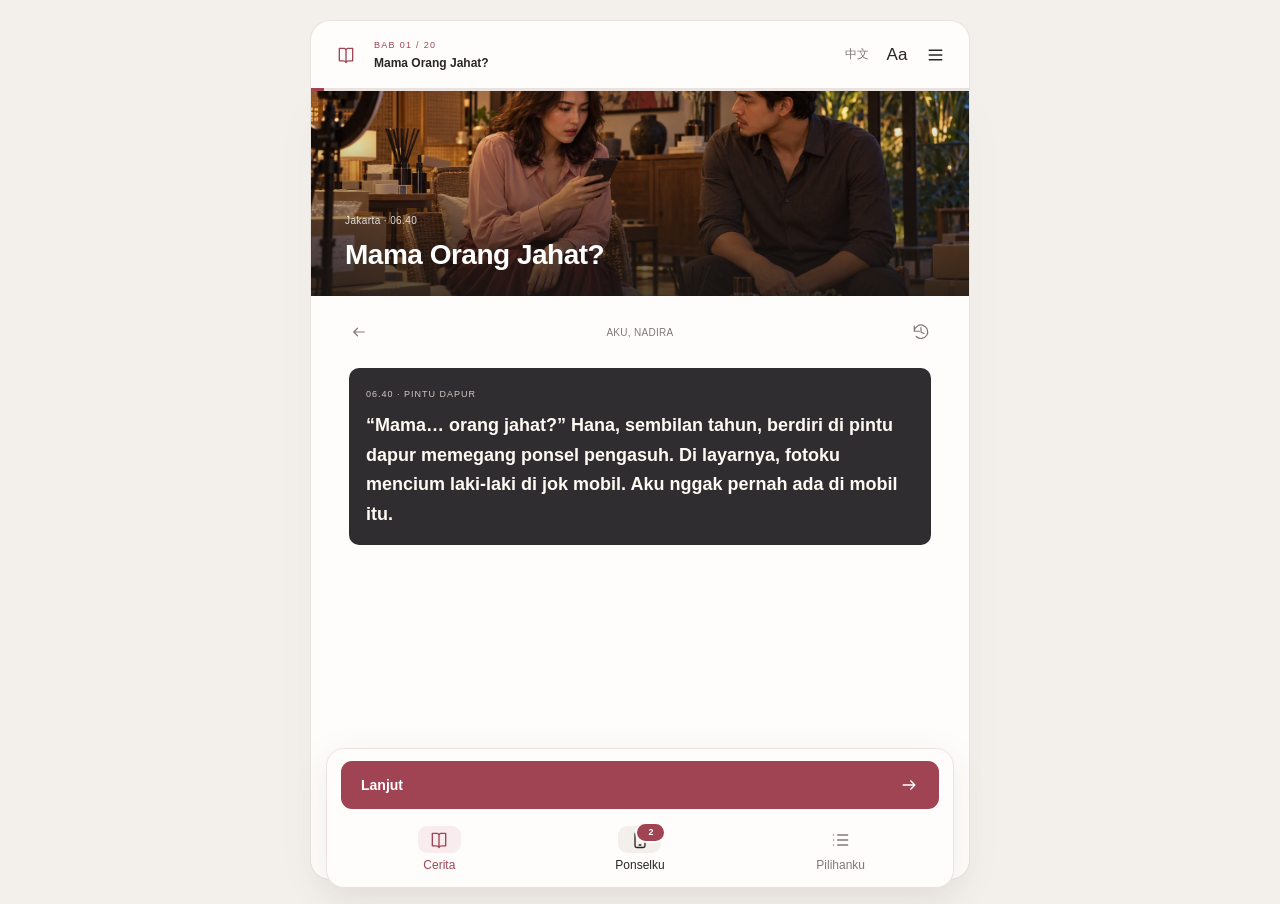
<file: index.html>
<!doctype html>
<html lang="id">
<head><meta name="robots" content="noindex,nofollow">
 <meta charset="utf-8"><meta name="viewport" content="width=device-width, initial-scale=1, viewport-fit=cover">
 <meta name="theme-color" content="#fcfaf7"><meta name="description" content="Dua puluh episode fiksi interaktif: janda dua anak, brondong posesif, mantan mertua licik, dan satu tagihan yang dipotong. Kamu menjadi Nadira. Pilihanmu diingat.">
 <title>Habis Cerai, Dimanja Brondong · 离婚后，小狼狗把我宠上热搜</title>
 <link rel="stylesheet" href="style.css">
 <link rel="stylesheet" href="reader-layout.css">
 <link rel="preload" href="assets/studio.webp" as="image">
</head>
<body>
 <header class="topbar"><a class="brand" href="#" aria-label="Beranda"><span class="mark">n<span>.</span></span><span>RUANG CERITA<small>KAMU YANG MEMILIH</small></span></a><nav aria-label="Navigasi"><button data-action="chapters">Episode <span class="tiny">01—20</span></button><button data-action="journal" aria-label="Buka catatan dan pilihanmu">Catatan <span id="count">0</span></button><button class="iconbutton" data-action="settings" aria-label="Pengaturan baca">Aa</button></nav></header>
 <main id="app"></main>
 <footer><span>Fiksi interaktif · Bahasa Indonesia</span><button data-action="about">Tentang cerita</button><span id="saveStatus">Tersimpan di perangkat ini</span></footer>
 <dialog id="modal" aria-labelledby="modalTitle"><div class="modal-head"><span class="eyebrow" id="modalKind">RUANG CERITA</span><button class="close" data-action="close" aria-label="Tutup">×</button></div><div id="modalBody"></div></dialog>
 <div id="toast" role="status" aria-live="polite"></div>
 <script src="season-two.js"></script><script src="story-v20.js"></script><script src="story-new.js"></script><script src="engine.js"></script><script src="reader-flow.js"></script><script src="reading-layout.js"></script><script src="phone-story.js"></script><script src="analytics.js"></script><script src="reader-store.js"></script><script src="app-new.js"></script>
</body>
</html>
</file>
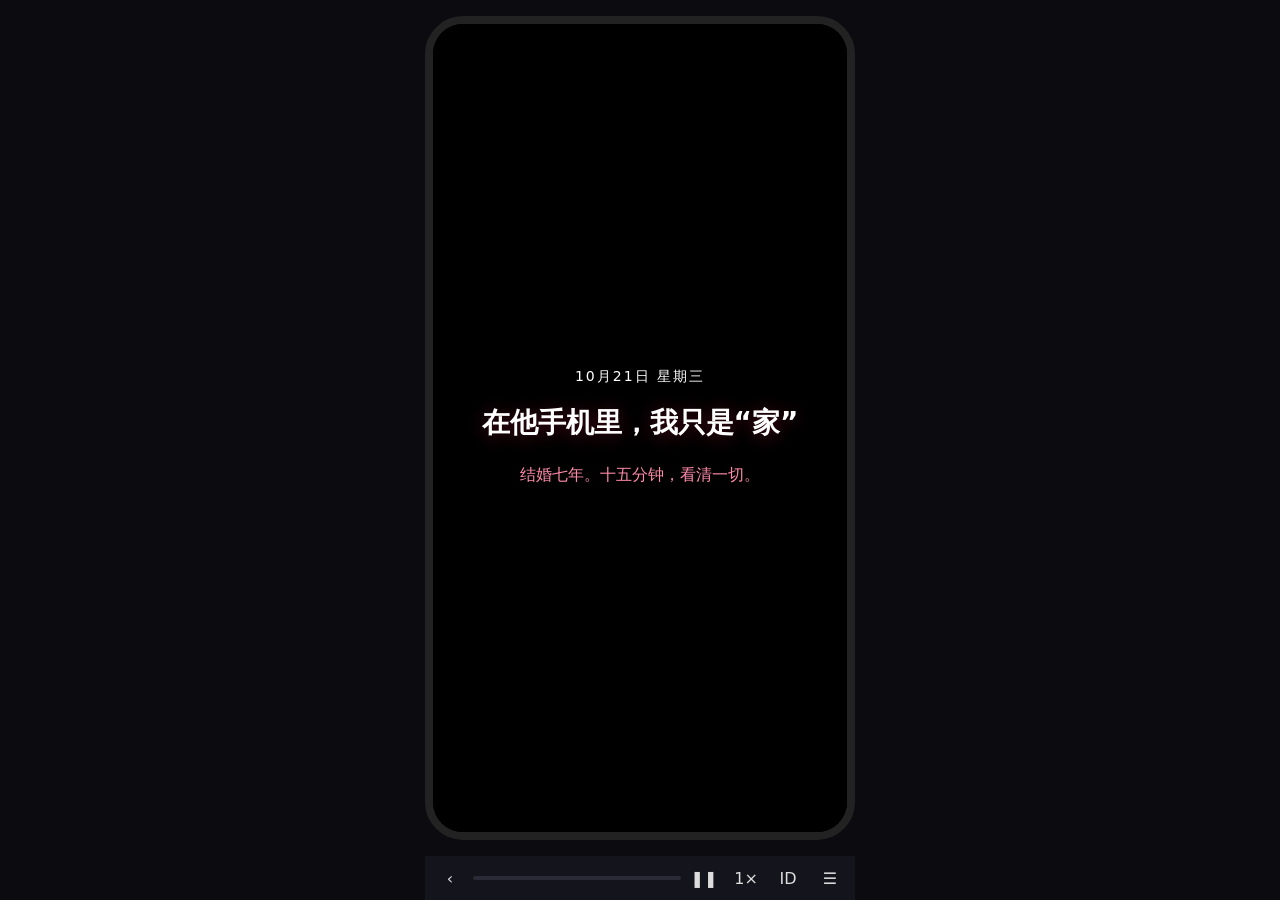
<file: affair/index.html>
<!doctype html>
<html lang="id"><head>
<meta name="robots" content="noindex,nofollow">
<meta charset="utf-8"><meta name="viewport" content="width=device-width,initial-scale=1,viewport-fit=cover,user-scalable=no">
<title>Di HP-nya, Namaku Cuma “Rumah”</title>
<link rel="icon" href="data:image/svg+xml,%3Csvg xmlns='http://www.w3.org/2000/svg' viewBox='0 0 16 16'%3E%3Crect width='16' height='16' rx='4' fill='%23e0457b'/%3E%3C/svg%3E">
<link rel="stylesheet" href="phone.css">
</head><body>
<div id="phone" class="phone"><div id="media" class="media" data-mode="off"><div class="mwrap"><img id="mA" alt=""><img id="mB" alt=""></div><i class="mshade"></i></div><div id="screen" class="screen"></div><div id="flash" class="flash"></div><div id="zoom" class="zoom" hidden></div></div>
<div class="rbar"><button id="btnBack" aria-label="back">‹</button><div class="pg"><i id="prog"></i><span id="rb-hint"></span></div><button id="btnPause" aria-label="pause">❚❚</button><button id="btnSpeed" aria-label="speed">1×</button><button id="btnLang">ID</button><button id="btnMenu" aria-label="menu">☰</button></div>
<div id="sheet" class="sheet" hidden></div>
<script src="phone-store.js"></script>
<script>document.write('<script src="'+(function(){const e=new URLSearchParams(location.search).get('ep');return e==='2'?'script2.js':e==='3'?'script3.js':'script.js'})()+'"><\/script>')</script>
<script src="phone.js"></script>
</body></html>
</file>
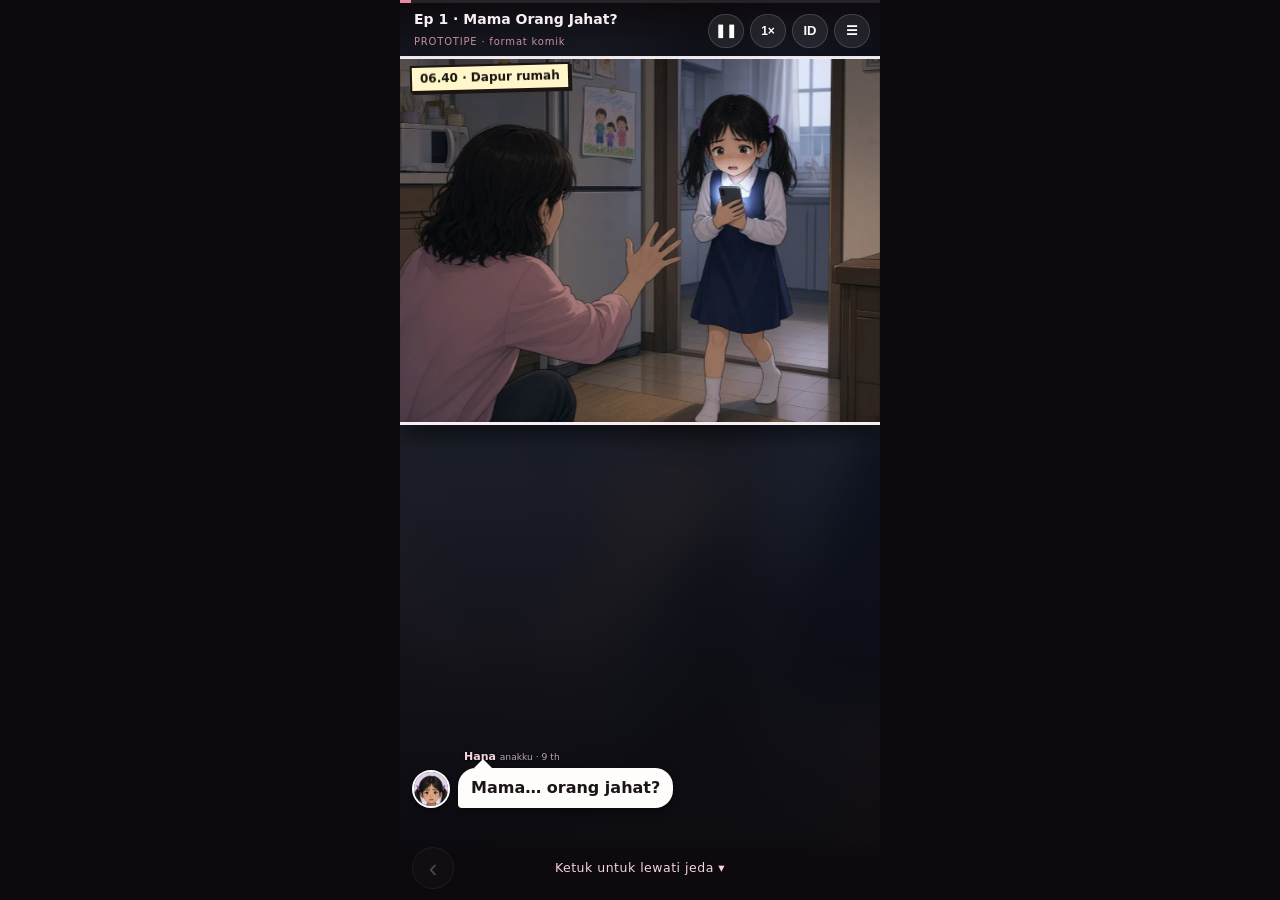
<file: comic/index.html>
<!doctype html>
<html lang="id">
<head><meta name="robots" content="noindex,nofollow">
<meta charset="utf-8">
<meta name="viewport" content="width=device-width,initial-scale=1,viewport-fit=cover">
<meta name="theme-color" content="#120d12">
<title>After the Applause · Komik (prototipe)</title>
<link rel="icon" href="data:image/svg+xml,%3Csvg xmlns=%22http://www.w3.org/2000/svg%22 viewBox=%220 0 16 16%22%3E%3Ccircle cx=%228%22 cy=%228%22 r=%228%22 fill=%22%23e88aa3%22/%3E%3C/svg%3E">
<link rel="stylesheet" href="comic.css">
</head>
<body>
<div id="app">
 <div class="bg" id="bg"><img id="bgimg" alt=""><div class="tint" id="tint"></div></div>
 <header class="top">
  <div class="prog"><i id="prog"></i></div>
  <div class="ttl"><b id="ttl"></b><small id="proto"></small></div>
  <button class="tbtn" id="btnAuto" aria-label="pause">❚❚</button><button class="tbtn" id="btnSpeed" aria-label="speed">1×</button>
  <button class="tbtn" id="btnLang" aria-label="language">ID</button>
  <button class="tbtn" id="btnMenu" aria-label="menu">☰</button>
 </header>
 <div class="stage" id="stage"><div class="sw"><img id="pimg" alt=""><img id="pimg2" alt=""></div></div>
 <span class="place" id="place" hidden></span>
 <div class="feedvp" id="feedvp"><main id="feed" class="feed" aria-live="polite"></main></div>
 <div class="wipe" id="wipe"></div><div class="dip" id="dip"><b id="dipw"></b></div>
 <footer class="bot">
  <button class="back" id="btnBack">‹</button>
  <div class="hint" id="hint"></div>
 </footer>
 <div class="flash" id="flash"></div>
 <div class="sheet" id="sheet" hidden></div>
</div>
<script src="comic-store.js"></script>
<script src="script.js"></script>
<script src="comic.js"></script>
</body>
</html>
</file>
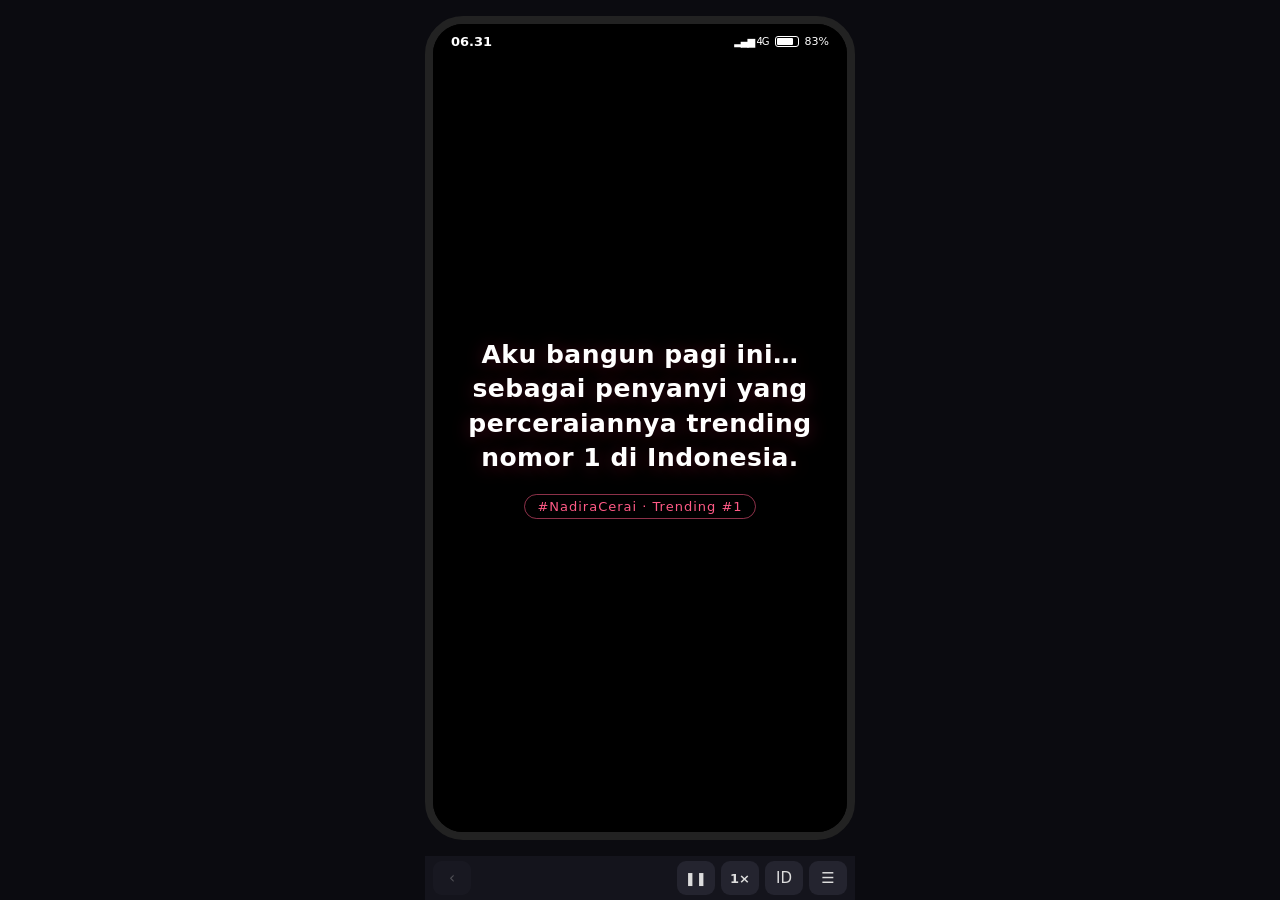
<file: phone/index.html>
<!doctype html>
<html lang="id"><head>
<meta name="robots" content="noindex,nofollow">
<meta charset="utf-8"><meta name="viewport" content="width=device-width,initial-scale=1,viewport-fit=cover,user-scalable=no">
<title>Habis Cerai · versi ponsel (prototipe)</title>
<link rel="icon" href="data:image/svg+xml,%3Csvg xmlns='http://www.w3.org/2000/svg' viewBox='0 0 16 16'%3E%3Crect width='16' height='16' rx='4' fill='%23e0457b'/%3E%3C/svg%3E">
<link rel="stylesheet" href="phone.css">
</head><body>
<div id="phone" class="phone"><div id="media" class="media" data-mode="off"><div class="mwrap"><img id="mA" alt=""><img id="mB" alt=""></div><i class="mshade"></i></div><div id="screen" class="screen"></div><div id="flash" class="flash"></div><div id="zoom" class="zoom" hidden></div></div>
<div class="rbar"><button id="btnBack" aria-label="back">‹</button><div class="pg"><i id="prog"></i><span id="rb-hint"></span></div><button id="btnPause" aria-label="pause">❚❚</button><button id="btnSpeed" aria-label="speed">1×</button><button id="btnLang">ID</button><button id="btnMenu" aria-label="menu">☰</button></div>
<div id="sheet" class="sheet" hidden></div>
<script src="phone-store.js"></script><script src="script.js"></script><script src="script-eps.js"></script><script src="phone.js"></script>
</body></html>
</file>
<file: style.css>
:root{--ink:#292529;--muted:#80797c;--paper:#f3efeb;--surface:#fffdfb;--wine:#a04453;--wine-dark:#843743;--tint:#f8ecee;--line:#eae2df;--font-size:18px;--reading-bg:var(--surface);--reading-ink:var(--ink);color-scheme:light;font-family:Inter,-apple-system,BlinkMacSystemFont,'Segoe UI','PingFang SC','Microsoft YaHei',Arial,sans-serif;font-synthesis:none}*{box-sizing:border-box}body{margin:0;background:var(--paper);color:var(--ink);-webkit-font-smoothing:antialiased}button,a{touch-action:manipulation;-webkit-tap-highlight-color:transparent}button{font:inherit;color:inherit;cursor:pointer}button:disabled{opacity:.45;cursor:default}button:focus-visible,a:focus-visible,summary:focus-visible{outline:3px solid #bf6978;outline-offset:4px}a{color:inherit;text-decoration:none}button{border:0;background:none}svg{width:20px;height:20px;flex-shrink:0}button svg{pointer-events:none}h1,h2,p{overflow-wrap:break-word}h1,h2{letter-spacing:-.035em}em{font-style:normal;color:var(--wine)}.topbar{max-width:1120px;margin:auto;height:92px;padding:0 36px;display:flex;align-items:center;justify-content:space-between;gap:20px}.brand{display:flex;align-items:center;gap:10px;font-size:19px;font-weight:650;letter-spacing:-.7px}.brand-symbol{width:36px;height:40px;display:grid;place-items:center;color:var(--wine)}.brand-symbol svg{width:28px;height:28px}.brand small{display:block;font-size:8px;letter-spacing:1.8px;font-weight:500;color:var(--muted);margin-top:4px}.zh .brand{letter-spacing:1px}.zh .brand small{letter-spacing:1px;font-size:9px}nav{display:flex;align-items:center;gap:18px}.language-switch{display:flex;background:#e9e3df;padding:3px;border-radius:10px;gap:2px}.language-switch button{font-size:12px;font-weight:600;padding:8px 11px;border-radius:7px;min-height:33px}.language-switch .selected{background:var(--surface);box-shadow:0 1px 4px #34232612}.menu-button{width:40px;height:40px;display:grid;place-items:center}.menu-button svg{width:22px;height:22px}#app{max-width:1048px;margin:10px auto 24px}.reader{display:grid;grid-template-columns:42% 58%;background:var(--surface);border-radius:24px;overflow:hidden;box-shadow:0 15px 60px #40262c0a;min-height:660px}.scene{position:relative;min-height:660px;background:#41332c;overflow:hidden}.scene>img{position:absolute;inset:0;width:100%;height:100%;object-fit:cover;object-position:48% center}.scene-shade{position:absolute;inset:0;background:linear-gradient(180deg,#16101039,transparent 35%,#15100d9e)}.scene-label{position:absolute;top:30px;left:28px;right:24px;color:white;font-size:11px;display:flex;align-items:center;gap:8px;line-height:1.5}.scene-label i{width:6px;height:6px;background:#f1b4b6;border-radius:50%;box-shadow:0 0 0 4px #e4939620;flex-shrink:0}.scene-caption{position:absolute;bottom:94px;left:32px;right:32px;color:white}.scene-caption>span{font-size:10px;font-weight:600;letter-spacing:2px;color:#f4d6cf}.scene-caption p{font-size:27px;font-weight:500;line-height:1.5;letter-spacing:-.7px;margin:16px 0 0;text-wrap:balance}.scene-index{position:absolute;bottom:31px;left:32px;font-size:22px;font-weight:500;color:white;letter-spacing:1px}.scene-index small{font-size:11px;color:#ffffffa0;font-weight:400;letter-spacing:0}.reader-panel{padding:28px 46px 22px;display:flex;flex-direction:column;min-width:0}.reading-top{display:flex;align-items:center;justify-content:space-between;height:32px}.reading-top>button:first-child{padding:5px 0;font-size:10px;font-weight:650;letter-spacing:1.8px;color:var(--wine)}.reading-settings{font-size:15px;color:var(--muted);padding:8px}.progress-track{height:2px;background:var(--line);margin:11px 0 25px;border-radius:3px;overflow:hidden}.progress-track>span{height:100%;display:block;background:var(--wine);transition:width .25s}.reader-title{font-size:29px;line-height:1.3;font-weight:650;margin:0 0 24px;text-wrap:balance}.narrator{display:flex;align-items:center;gap:9px;font-size:11px;color:var(--muted);margin:-7px 0 25px}.narrator>span{width:26px;height:26px;background:var(--tint);color:var(--wine);display:grid;place-items:center;border-radius:50%;font-size:11px;font-weight:600}.short-scene{flex:1}.prose{font-size:var(--font-size);font-weight:400;line-height:1.85;color:var(--reading-ink)}.prose p{margin:0 0 18px}.prose p:last-child{margin-bottom:0}.zh .prose{line-height:1.95;letter-spacing:.2px}.zh .reader-title{letter-spacing:-.8px;line-height:1.5;font-weight:600}.choice-heading{border-top:1px solid var(--line);padding-top:22px;margin:25px 0 15px}.choice-heading>span{font-size:9px;font-weight:650;letter-spacing:1.5px;color:var(--wine)}.choice-heading h2{font-size:14px;font-weight:500;line-height:1.6;letter-spacing:0;margin:8px 0 0;color:var(--muted)}.choices{display:grid;gap:9px}.choice{display:grid;grid-template-columns:25px 1fr 16px;gap:10px;align-items:center;text-align:left;padding:15px 15px;border-radius:12px;background:var(--surface);border:1px solid var(--line);min-height:60px;transition:background .18s,border-color .18s,transform .18s}.choice-letter{font-size:10px;font-weight:650;color:var(--wine);background:var(--tint);border-radius:7px;width:25px;height:27px;display:grid;place-items:center}.choice strong{font-size:13px;font-weight:550;line-height:1.55}.choice>svg{width:15px;height:15px;color:#bfaeb0}.choice:hover{background:var(--tint);border-color:#d7a5ad;transform:translateX(2px)}.choice:active{transform:scale(.985)}.reader-actions{display:flex;align-items:center;gap:12px;margin-top:32px;padding-top:20px}.back-button{border:1px solid var(--line);width:48px;height:48px;display:grid;place-items:center;border-radius:12px;color:var(--muted);flex-shrink:0}.primary{display:flex;align-items:center;justify-content:space-between;gap:20px;background:var(--wine);color:#fff;border-radius:12px;min-height:48px;padding:14px 20px;font-size:14px;font-weight:550;transition:background .18s}.primary:hover{background:var(--wine-dark)}.reader-actions .primary{flex:1}.decision-note{font-size:11px;color:var(--muted);flex:1;text-align:center}.sub-tools{display:flex;align-items:center;gap:15px;margin-top:21px;color:var(--muted)}.sub-tools button{display:flex;align-items:center;gap:6px;font-size:10px;padding:6px 0}.sub-tools button svg{width:14px;height:14px}.sub-tools>span{height:12px;width:1px;background:var(--line)}.sub-tools small{font-size:10px;letter-spacing:1px;margin-left:auto;color:#a99c9e}.endmark{display:flex;gap:13px;align-items:center;font-size:9px;letter-spacing:1px;color:var(--muted);margin:28px 0 0}.endmark span{height:1px;background:var(--line);flex:1}.recap{padding:12px 15px;background:var(--paper);border-radius:10px;margin:0 0 22px}.recap summary{font-size:11px;color:var(--muted);cursor:pointer}.recap p{font-size:13px;line-height:1.7;margin:12px 0 0}.preview-badge{padding:10px 12px;margin-bottom:15px;background:var(--tint);border-radius:8px;font-size:10px;color:var(--wine)}.inline-file{border:1px solid var(--line);border-radius:12px;margin-top:21px;overflow:hidden}.inline-file summary{display:flex;align-items:center;gap:8px;padding:13px 14px;font-size:12px;cursor:pointer;color:var(--wine);list-style:none}.inline-file summary::-webkit-details-marker{display:none}.inline-file summary>svg{width:16px;height:16px}.inline-file summary>svg:last-child{margin-left:auto}.inline-file[open] summary>svg:last-child{transform:rotate(90deg)}.inline-file .document{margin:0;border-radius:0;border:0;border-top:1px solid var(--line)}footer{max-width:1048px;margin:0 auto 22px;padding:0 10px;display:flex;gap:16px;align-items:center;color:var(--muted);font-size:9px}footer button{font-size:9px;padding:8px 0}#saveStatus{margin-left:auto;color:#9b9093}dialog{border:1px solid var(--line);border-radius:22px;padding:26px 30px 30px;width:calc(100% - 32px);max-width:560px;max-height:85svh;background:var(--surface);color:var(--ink);box-shadow:0 24px 100px #20121a30}dialog::backdrop{background:#211c2580;backdrop-filter:blur(5px)}.modal-head{display:flex;justify-content:space-between;align-items:center}.eyebrow{font-size:10px;letter-spacing:1.7px;font-weight:600;color:var(--wine)}.close{width:36px;height:36px;border-radius:50%;background:var(--paper);font-size:25px;line-height:1;color:var(--muted)}dialog h2{font-size:25px;font-weight:600;line-height:1.4;margin:20px 0 23px}dialog p{font-size:14px;line-height:1.85;color:var(--muted)}.minor{font-size:11px!important;color:var(--muted);line-height:1.7}.textbutton{font-size:12px;color:var(--wine);padding:9px 0;text-align:left}.menu-list{display:grid}.menu-list>button{display:flex;gap:15px;align-items:center;text-align:left;padding:20px 0;border-top:1px solid var(--line);font-size:14px}.menu-list>button>svg{color:var(--muted)}.menu-list>button>svg:last-child{margin-left:auto;width:16px}.menu-list small{display:block;font-size:11px;color:var(--muted);margin-top:5px}.chapter-list{display:grid}.chapter{display:grid;grid-template-columns:32px 1fr 18px;gap:12px;align-items:center;text-align:left;border-top:1px solid var(--line);padding:16px 0}.chapter em{font-size:17px;color:var(--muted);font-style:normal}.chapter strong{display:block;font-size:13px;font-weight:550;line-height:1.5}.chapter small{display:block;font-size:10px;line-height:1.6;color:var(--muted);margin-top:5px}.chapter.current strong,.chapter.current em{color:var(--wine)}.chapters-qa{border-top:1px solid var(--line);padding-top:20px;margin-top:15px}.chapters-qa summary{font-size:11px;color:var(--muted);cursor:pointer}.jumpgrid{display:grid;grid-template-columns:repeat(5,1fr);gap:8px}.jumpgrid button{padding:10px;border:1px solid var(--line);border-radius:8px;font-size:12px}.journal-tabs{display:flex;gap:8px;margin:20px 0}.journal-tabs button{border:1px solid var(--line);border-radius:9px;font-size:12px;padding:10px 15px}.journal-tabs .active{color:var(--wine);background:var(--tint);border-color:var(--tint)}.journal-entry{border-top:1px solid var(--line);padding:18px 0}.journal-entry small{font-size:10px;color:var(--wine)}.journal-entry strong{display:block;font-size:14px;line-height:1.6;margin:8px 0}.journal-entry p{font-size:12px;margin:6px 0}.document{padding:20px;border:1px solid var(--line);border-radius:12px;margin:18px 0;background:var(--paper)}.doc-header{font-size:9px;letter-spacing:1px;color:var(--wine)}.document dl{margin:0}.document dt{font-size:11px;color:var(--muted);margin:18px 0 7px}.document dd{font-size:14px;line-height:1.8;margin:0}.doc-note{font-size:10px;line-height:1.7;border-top:1px solid var(--line);margin-top:18px;padding-top:13px;color:var(--muted)}.evidence-link{display:flex;align-items:center;gap:13px;width:100%;text-align:left;padding:17px;background:var(--paper);border-radius:12px;margin:12px 0}.evidence-link strong{font-size:13px;font-weight:500}.evidence-link small{display:block;font-size:9px;color:var(--muted);margin-top:5px}.evidence-link>span:last-child{margin-left:auto}.docicon{font-size:23px;color:var(--wine)}.chat{background:var(--paper);padding:20px;border-radius:15px}.chat-time{text-align:center;color:var(--muted);font-size:10px;margin-bottom:18px}.bubble{background:var(--surface);border-radius:0 13px 13px 13px;margin:12px 24px 12px 0;padding:14px;font-size:14px;line-height:1.7}.bubble b{display:block;font-size:11px;color:var(--wine);margin-bottom:5px}.bubble.outgoing{margin:12px 0 12px 24px;background:var(--tint);border-radius:13px 0 13px 13px}.settingrow{border-top:1px solid var(--line);padding:20px 0;display:flex;justify-content:space-between;align-items:center;gap:12px;font-size:12px}.settingbuttons{display:flex;gap:6px}.settingbuttons button{padding:10px;min-width:36px;border:1px solid var(--line);border-radius:8px}.settingbuttons .selected{background:var(--wine);color:white}.danger{font-size:12px;color:var(--wine);padding:10px 14px;border:1px solid var(--line);border-radius:8px}.character{padding:18px 0;border-top:1px solid var(--line)}.character strong{font-size:17px;font-weight:600}.character p{font-size:13px;margin:8px 0 0}.quizopts{display:grid;gap:10px}.quizopts button{text-align:left;padding:16px;border:1px solid var(--line);border-radius:12px;font-size:13px;line-height:1.7}.cover{display:grid;grid-template-columns:1fr 1fr;background:var(--surface);border-radius:24px;overflow:hidden}.cover-visual{position:relative;min-height:650px}.cover-visual img{position:absolute;width:100%;height:100%;object-fit:cover;object-position:47% center}.cover-visual:after{content:'';position:absolute;inset:0;background:linear-gradient(transparent 35%,#1c1114b3)}.visual-top,.visual-bottom{position:absolute;color:#fff;z-index:1}.visual-top{top:30px;left:30px;font-size:10px;letter-spacing:2px}.visual-bottom{bottom:36px;left:32px;right:32px}.visual-bottom blockquote{margin:0 0 20px;font-size:26px;line-height:1.5;font-weight:500}.visual-bottom small{font-size:9px;letter-spacing:2px}.cover-copy{padding:55px 40px}.cover h1{font-size:44px;line-height:1.15;font-weight:650;margin:28px 0}.zh .cover h1{line-height:1.4;font-size:41px}.lead{font-size:15px;line-height:1.8}.premise{font-size:13px;line-height:1.8;color:var(--muted);margin:24px 0}.start{width:100%;margin-top:30px}.cover-bottom{display:flex;justify-content:space-between;gap:20px;align-items:center;margin-top:30px}.pay{display:grid;grid-template-columns:1fr 1fr;gap:55px;background:var(--surface);border-radius:24px;padding:50px}.pay h1{font-size:42px;line-height:1.3;margin:25px 0;font-weight:600}.pay p{font-size:14px;line-height:1.85;color:var(--muted)}.pay .resolution{border-left:2px solid var(--wine);padding-left:15px;color:var(--ink)}.paybox{padding:27px;border:1px solid var(--line);border-radius:18px;background:var(--paper)}.paybox h2{font-size:20px;line-height:1.5;font-weight:600}.price{font-size:36px;font-weight:600;color:var(--wine);margin:22px 0}.price small{display:block;font-size:10px;font-weight:400;color:var(--muted);margin-top:8px}.paybox ul{padding-left:18px;font-size:12px;line-height:1.9;color:var(--muted)}.paybox .primary{width:100%}.wallets{display:flex;gap:8px;margin:22px 0}.wallets span{font-size:11px;border:1px solid var(--line);padding:8px;border-radius:7px}.pay-notice{font-size:10px!important;border-top:1px solid var(--line);padding-top:15px}#toast{position:fixed;bottom:25px;left:50%;transform:translateX(-50%);background:var(--ink);color:var(--surface);padding:12px 20px;opacity:0;pointer-events:none;border-radius:10px;font-size:12px;z-index:100}#toast.show{opacity:1}body.night{--ink:#ece4e4;--reading-ink:#ece4e4;--muted:#b8aaaf;--paper:#201e22;--surface:#29252b;--line:#43383e;--wine:#e7a2af;--wine-dark:#efb8c3;--tint:#3d2e35;color-scheme:dark}.night .primary{color:#2a1820}.night .language-switch{background:#393039}.night .scene-label,.night .scene-caption{color:#fff}
@media(max-width:1080px) and (min-width:701px){#app{margin:8px 28px 24px}.reader-panel{padding:24px 30px}.scene-caption{left:25px;right:25px}.scene-caption p{font-size:23px}.reader-title{font-size:26px}footer{margin-left:28px;margin-right:28px}.pay{padding:30px;gap:30px}}
@media(max-width:700px){body{background:var(--surface)}.topbar{height:70px;padding:0 22px;gap:10px}.brand{font-size:17px;gap:7px}.brand-symbol{width:28px}.brand-symbol svg{width:25px;height:25px}.brand small{font-size:7px;letter-spacing:1.3px}.zh .brand small{font-size:8px}.language-switch{border-radius:9px}.language-switch button{padding:7px 10px;font-size:11px;min-height:31px}nav{gap:10px}.menu-button{width:31px}#app{margin:0;max-width:none}.reader{display:flex;flex-direction:column;min-height:calc(100svh - 70px);border-radius:0;box-shadow:none;overflow:visible}.scene{min-height:0;height:218px;flex-shrink:0;margin:0 18px;border-radius:17px}.scene>img{object-position:50% 38%}.scene-shade{background:linear-gradient(180deg,#110a0a35,transparent 55%,#18100b79)}.scene-label{left:17px;top:17px;font-size:10px;right:15px}.scene-caption{bottom:17px;left:17px;right:55px}.scene-caption>span{font-size:9px;letter-spacing:1.6px}.scene-caption p{display:none}.scene-index{bottom:15px;left:auto;right:17px;font-size:16px}.scene-index small{font-size:9px}.reader-panel{padding:20px 25px 24px;flex:1}.reading-top{height:23px}.reading-top>button:first-child{font-size:9px;letter-spacing:1.3px}.reading-settings{font-size:14px}.progress-track{margin:10px 0 21px}.reader-title,.zh .reader-title{font-size:25px;line-height:1.45;margin-bottom:20px;letter-spacing:-.5px}.narrator{font-size:10px;margin:-8px 0 22px;gap:8px}.narrator>span{width:24px;height:24px;font-size:10px}.prose{line-height:1.8}.zh .prose{line-height:1.9}.prose p{margin-bottom:15px}.reader-actions{margin-top:27px;padding-top:0;gap:10px}.back-button{width:46px;height:48px}.primary{font-size:13px;min-height:48px;padding:14px 17px}.sub-tools{margin-top:17px;gap:15px}.sub-tools button{font-size:10px}.sub-tools small{font-size:9px}.choice-heading{margin-top:23px;padding-top:20px}.choice-heading h2{font-size:13px}.choices{gap:9px}.choice{padding:14px 13px;min-height:59px;gap:10px;border-radius:11px}.choice strong{font-size:13px;font-weight:500}.choice-letter{width:24px;height:26px}.decision-note{font-size:10px}.in-scene .scene{height:168px}.in-scene .scene>img{object-position:50% 35%}.in-scene .reader-panel{padding-top:17px}.in-scene .reader-title{font-size:21px;margin-bottom:20px}.in-scene .progress-track{margin-bottom:18px}footer{font-size:8px;margin:0;padding:0 25px 20px;flex-wrap:wrap;gap:10px;line-height:1.5}footer button{font-size:8px;padding:6px 0}#saveStatus{width:100%;margin:-5px 0 0;font-size:8px}dialog{border-radius:18px;padding:20px 22px 25px;max-height:87svh}dialog h2{font-size:23px;margin-top:18px}.settingrow{font-size:11px}.settingbuttons button{min-width:32px;padding:9px}.cover{display:block;border-radius:0}.cover-visual{min-height:330px;margin:0 18px;border-radius:17px;overflow:hidden}.visual-top{left:22px;top:22px}.visual-bottom{left:22px;right:22px;bottom:25px}.visual-bottom blockquote{font-size:24px}.cover-copy{padding:32px 25px}.cover h1,.zh .cover h1{font-size:37px;line-height:1.25;margin-top:22px}.zh .cover h1{line-height:1.4}.cover h1 br{display:none}.cover h1 em:before{content:' '}.cover-bottom{margin-top:24px}.pay{display:block;padding:30px 25px;border-radius:0}.pay h1{font-size:35px}.paybox{margin-top:30px;padding:24px}.paybox h2{font-size:20px}.price{font-size:34px}}
@media(max-width:360px){.topbar{padding:0 16px}.brand{font-size:15px}.brand small{letter-spacing:.8px}.reader-panel{padding-left:21px;padding-right:21px}.scene{margin:0 14px;height:195px}.language-switch button{padding:7px 8px}.choice strong{font-size:12px}.reader-title,.zh .reader-title{font-size:23px}}
@media(prefers-reduced-motion:reduce){*,*:before,*:after{animation:none!important;transition:none!important;scroll-behavior:auto!important}}
@media(max-width:700px){.in-scene .scene{height:140px}.in-scene .prose p{margin-bottom:12px}.in-scene .choice-heading{margin-top:18px;padding-top:15px}.in-scene .choice-heading h2{margin-top:6px}.in-scene .reader-title{margin-bottom:17px}}

/* Reading rhythm: short prose, separate complete dialogue, unchanged page count. */
.prose{text-align:left;hyphens:none;word-break:normal;letter-spacing:0;line-height:1.7;max-width:34em}
.prose p,.in-scene .prose p{margin:0 0 17px}
.prose .story-speech{font-weight:550;padding-left:13px;border-left:2px solid var(--line);line-height:1.65;margin-top:21px;margin-bottom:21px}
.prose p:last-child{margin-bottom:0}
.prose p:first-child{margin-top:0}
.reader-title.compact-title{font-size:14px;line-height:1.5;letter-spacing:0;font-weight:500;color:var(--muted);margin-bottom:27px}
.zh .prose{line-height:1.85}
.zh .reader-title.compact-title{font-size:14px;letter-spacing:0}
@media(max-width:700px){
 .reader-panel{padding-left:27px;padding-right:27px}
 .prose{line-height:1.7}
 .in-scene .reader-title.compact-title{font-size:12px;line-height:1.5;margin-bottom:25px}
 .in-scene .scene{height:112px}
 .in-scene .scene-caption{display:none}
 .in-scene .progress-track{margin-bottom:12px}
 .prose p,.in-scene .prose p{margin-bottom:17px}
 .prose .story-speech{margin-top:19px;margin-bottom:19px}
 .prose p:first-child{margin-top:0}
 .prose p:last-child{margin-bottom:0}
 .reader-actions{margin-top:26px}
}

/* Documents belong to Nadira's world, with exact, readable amounts. */
.artifact{padding:18px;background:var(--paper);border-top:1px solid var(--line)}
.artifact-source{font-size:9px;letter-spacing:1px;color:var(--muted);margin:0 0 15px}
.artifact-entry{background:var(--surface);border-radius:2px 12px 12px;padding:13px 15px;margin:10px 0}
.artifact-entry small{font-size:11px;color:var(--wine);font-weight:600}
.artifact-entry p{font-size:14px;line-height:1.7;margin:7px 0 0;color:var(--ink)}
.artifact .artifact-thought{font-size:13px;line-height:1.8;color:var(--ink);margin:18px 0 0}
.artifact-receipt .artifact-entry,.artifact-post .artifact-entry{border-radius:0;background:transparent;border-bottom:1px solid var(--line);padding-left:0;padding-right:0}
.bill-sheet{background:#fffdfa;color:#302d2b;padding:18px 16px;box-shadow:0 3px 12px #2419120a;border:1px solid #e5dfd6}
.bill-top{display:flex;align-items:center;gap:9px;border-bottom:1px solid #dcd5ca;padding-bottom:15px}
.bill-mark{font-family:Georgia,serif;font-size:28px;color:#6e7467}
.bill-top strong{font-size:10px;letter-spacing:.7px;display:block}.bill-top small{font-size:10px;color:#898075;display:block;margin-top:5px}
.bill-number{margin-left:auto;font-size:8px;white-space:nowrap;color:#968d82}
.bill-meta{display:flex;gap:32px;margin:15px 0;font-size:9px;color:#8c8379}.bill-meta b{display:block;margin-top:4px;font-size:11px;color:#403b34;font-weight:500}
.bill-sheet table{width:100%;border-collapse:collapse;font-size:11px;line-height:1.6;font-variant-numeric:tabular-nums}
.bill-sheet th{font-size:9px;font-weight:400;color:#8c8379;border-bottom:1px solid #e5dfd6;padding:0 0 8px;text-align:left}
.bill-sheet td{padding:10px 0;border-bottom:1px dotted #e5dfd6}.bill-sheet td:last-child,.bill-sheet th:last-child{text-align:right;white-space:nowrap}
.bill-total,.bill-paid,.bill-balance{display:flex;gap:10px;justify-content:space-between;align-items:center;padding:14px 0;font-size:11px;font-variant-numeric:tabular-nums}
.bill-total strong{font-size:15px;white-space:nowrap}.bill-paid{color:#63765d;border-bottom:1px solid #e5dfd6;padding-top:5px}.bill-paid strong{white-space:nowrap}
.bill-balance{font-weight:600}.bill-balance strong{font-size:16px;white-space:nowrap}
.bill-sheet .bill-handwriting{font-size:11px;line-height:1.8;color:#71614f;margin:5px 0 0;padding-top:10px;border-top:1px dotted #dcd5ca}
.crop-edge{border-top:2px dashed #c2b5a5;margin:0 -16px -18px;padding:12px 16px;font-size:9px;letter-spacing:.6px;color:#8a7f73;display:flex;gap:7px;background:var(--paper)}
.original-bill{margin-top:14px}.original-bill>summary{list-style:none;font-size:12px;font-weight:600;color:var(--wine);cursor:pointer;display:flex;justify-content:space-between;align-items:center;padding:10px 0}.original-bill>summary::-webkit-details-marker{display:none}.original-bill[open]>summary svg{transform:rotate(90deg)}.original-bill .bill-sheet{margin-top:10px}
.bill-personal{margin-top:20px;border-top:1px dashed #c4b9a9;padding-top:16px;font-size:10px}.bill-personal>span{display:block;color:#8c8379}.bill-personal strong{display:inline-block;font-size:15px;border:1px solid #91695b;border-radius:50%;padding:7px 12px;margin:8px 0;transform:rotate(-4deg)}.bill-personal em{display:block;font-size:11px;color:#71614f}
.choice-heading h2{margin-top:0;font-size:14px;color:var(--ink)}
.inline-file .artifact{border-top:1px solid var(--line)}
footer #saveStatus[hidden]{display:none}

.artifact:has(.original-bill[open])>.cropped-bill,.artifact:has(.original-bill[open])>.artifact-source{display:none}.original-bill .when-open{display:none}.original-bill[open] .when-open{display:inline}.original-bill[open] .when-closed{display:none}.original-bill[open]{margin-top:0}

/* The opening comment is story evidence, not an app alert. */
.live-comment{background:#302d31;color:#fffaf4;border-radius:14px 14px 14px 3px;padding:18px 20px;margin:0 0 23px}
.live-comment>span{font-size:9px;letter-spacing:1.4px;color:#d3c6c1}
.live-comment>p{font-size:var(--font-size);font-weight:550;line-height:1.55;margin:10px 0 0}
.cold-open .reader-title{font-size:20px;line-height:1.35;margin-bottom:18px}
@media(max-width:700px){.cold-open .scene{height:142px}.cold-open .scene-caption{display:none}.cold-open .reader-panel{padding-top:23px}.cold-open .progress-track{margin-bottom:15px}.cold-open .reader-title{font-size:18px}.cold-open .live-comment{padding:15px 17px;margin-bottom:20px}}

.romance-preview{margin:20px 0;padding:16px 0;border-top:1px solid var(--line)}.romance-preview p{color:var(--ink);font-size:14px;line-height:1.8}.romance-preview .eyebrow{font-size:10px}

/* v12: compact evidence and gate; no prose changes. */
.bill-peek{display:flex;width:100%;justify-content:space-between;align-items:center;text-align:left;padding:14px 16px;border:1px solid var(--line);border-radius:12px;background:var(--paper);color:var(--ink);margin:14px 0;font:inherit;cursor:pointer}.bill-peek span{font-size:9px;letter-spacing:.6px}.bill-peek strong{display:block;font-size:21px;letter-spacing:0;margin:6px 0}.bill-peek small{display:block;font-size:10px;letter-spacing:0;color:var(--muted)}.pay-v12 .paybox{align-self:start}.pay-v12 .pay-back{grid-column:1/-1;justify-self:start}.flow-toggle{font-size:11px;margin:0 0 18px}.pay-v12 h1{margin:16px 0}.pay-v12 .price{margin:16px 0}.pay-v12 .pay-notice{margin-bottom:15px}.pay-v12 ul{margin-bottom:0}@media(max-width:700px){.pay-v12{padding:22px 24px}.pay-v12 h1,.zh .pay-v12 h1{font-size:29px;line-height:1.3}.pay-v12 .resolution{font-size:13px;line-height:1.65;margin:14px 0}.pay-v12 .paybox{margin-top:20px;padding:18px}.pay-v12 .price{font-size:30px}.pay-v12 .pay-back{margin-top:18px}.pay-v12 .pay-notice{padding-top:10px;font-size:11px!important}}

/* v13: Indonesian chapter reading, with choices as the main interaction. */
body.sepia{--surface:#f7edda;--paper:#efe3cb;--ink:#342f29;--reading-ink:#342f29;--muted:#7a6e5f;--line:#ded0b8;--tint:#e9dcc8}
.choice-radio{flex:0 0 15px;width:15px;height:15px;border:1.5px solid var(--line);border-radius:50%;margin:0 5px}.choice:hover .choice-radio{border-color:var(--wine);background:var(--tint)}.choice:focus-visible{outline:3px solid var(--wine);outline-offset:3px}
.setting-hint{font-size:12px;line-height:1.7;color:var(--muted);margin:-4px 0 18px}.reading-sample{font-size:var(--font-size);line-height:1.8;padding:18px;border-radius:10px;background:var(--paper);margin:20px 0}.settingbuttons [aria-pressed=true]{background:var(--ink);color:var(--surface)}
.immersive-reader{background:var(--paper)}.immersive-reader #app{max-width:680px;margin:12px auto 0}.immersive-reader .topbar{max-width:730px;margin:0 auto;height:64px}.immersive-reader footer{max-width:680px;margin:0 auto;padding:12px 28px 100px;background:var(--surface)}
.scroll-reader{background:var(--surface);border-radius:18px 18px 0 0;overflow:hidden;box-shadow:0 8px 50px #392f2310}.chapter-bar{display:flex;align-items:center;justify-content:space-between;padding:14px 28px;border-bottom:1px solid var(--line)}.chapter-bar button{font-size:12px;color:var(--muted);display:flex;align-items:center;gap:8px;min-height:32px}.chapter-bar svg{width:17px;height:17px}.chapter-bar button:last-child{font-size:18px;min-width:44px;justify-content:center;color:var(--ink)}
.chapter-hero{height:170px;position:relative;margin:0;overflow:hidden}.chapter-hero img{width:100%;height:100%;object-fit:cover;object-position:50% 37%}.chapter-hero:after{content:'';position:absolute;inset:0;background:linear-gradient(transparent 40%,#1e1615b0)}.chapter-hero span{position:absolute;left:28px;bottom:16px;font-size:11px;color:white;z-index:1;letter-spacing:.2px}
.chapter-text{padding:30px 44px 32px}.chapter-title{margin-bottom:30px}.chapter-title>span{font-size:9px;letter-spacing:1.3px;color:var(--muted)}.chapter-title h1{font-size:29px;line-height:1.35;letter-spacing:-.5px;margin:12px 0 0;font-weight:650;color:var(--ink)}.how-to{font-size:11px;line-height:1.7;color:var(--muted);margin:12px 0 0}.scroll-reader .prose{font-size:var(--font-size);line-height:1.85;text-align:left;letter-spacing:0;overflow-wrap:break-word}.scroll-reader .prose p{margin:0 0 1.05em}.scroll-reader .prose .story-speech{border:0;border-radius:0;background:none;padding:0;color:var(--reading-ink);font-weight:400;margin:0 0 1.05em;box-shadow:none}.story-beat{outline:none;scroll-margin-top:22px}.scene-break{text-align:center;letter-spacing:8px;margin:30px 0;color:var(--muted);font-size:17px}
.chosen-line{display:flex;gap:18px;align-items:flex-start;border-top:1px solid var(--line);padding-top:20px;margin:24px 0 26px;font-size:11px;line-height:1.6;color:var(--muted)}.chosen-line span{flex:1}.chosen-line button{font-size:11px;text-decoration:underline;min-width:44px;min-height:28px;flex-shrink:0}.response-beat:focus .chosen-line{color:var(--wine)}
.decision-area{border-top:1px solid var(--line);margin-top:30px;padding-top:22px}.decision-eyebrow{color:var(--wine);font-size:9px;font-weight:600;letter-spacing:1.6px}.decision-area .choice-heading{border:0;margin:10px 0 16px;padding:0}.decision-area .choice-heading h2{font-size:19px;line-height:1.55;letter-spacing:0;font-weight:600;margin:0}.decision-area .choices{gap:11px}.decision-area .choice{background:var(--surface);border:1px solid var(--line);border-radius:12px;padding:17px 15px;min-height:62px;box-shadow:none}.decision-area .choice strong{font-size:15px;line-height:1.5;font-weight:500}.decision-area .choice:hover{border-color:var(--wine);background:var(--paper);transform:none}.decision-area .choice svg{width:17px;height:17px;color:var(--muted)}
.chapter-finish{border-top:1px solid var(--line);padding-top:25px;margin-top:30px}.finish-mark{display:block;text-align:center;font-size:10px;letter-spacing:1px;color:var(--muted);margin-bottom:20px}.chapter-finish .primary{width:100%}.saved-note{font-size:10px;text-align:center;color:var(--muted);margin:22px 0 0}.reader-dock{position:fixed;bottom:0;left:50%;transform:translateX(-50%);max-width:680px;width:100%;display:grid;grid-template-columns:repeat(4,1fr);padding:8px 10px max(8px,env(safe-area-inset-bottom));border-top:1px solid var(--line);background:var(--surface);z-index:10;box-shadow:0 -5px 20px #352a1f06}.reader-dock button{display:flex;flex-direction:column;align-items:center;justify-content:center;gap:5px;min-height:44px;font-size:10px;color:var(--muted)}.reader-dock svg{height:19px;width:19px}.reader-dock button:hover{color:var(--wine)}.scroll-reader .bill-peek{margin:20px 0}.scroll-reader .bill-peek strong{font-size:20px}.scroll-reader .recap{margin-bottom:25px}.night .scroll-reader{box-shadow:none}
@media(max-width:700px){.immersive-reader #app{margin:0}.immersive-reader .topbar{height:56px;padding:0 20px}.immersive-reader .brand{font-size:15px}.immersive-reader .brand small{font-size:6px}.scroll-reader{border-radius:0;box-shadow:none}.chapter-bar{padding:8px 22px}.chapter-hero{height:116px}.chapter-hero span{left:22px;bottom:12px;font-size:10px}.chapter-text{padding:24px 24px 30px}.chapter-title{margin-bottom:25px}.chapter-title h1{font-size:25px;line-height:1.4}.chapter-title>span{font-size:8px}.scroll-reader .prose{line-height:1.8}.scroll-reader .prose p{margin-bottom:1.05em}.scroll-reader .live-comment{padding:14px 16px;margin-bottom:24px}.scroll-reader .live-comment p{font-size:17px}.decision-area .choice-heading h2{font-size:17px}.decision-area .choice strong{font-size:14px}.settingrow{gap:10px;flex-wrap:wrap}.settingbuttons button{font-size:12px;min-height:40px}.zh .chapter-title h1{font-size:25px}.reader-dock{max-width:none}.immersive-reader footer{padding-bottom:90px}.scroll-reader .story-beat{scroll-margin-top:18px}}
@media(prefers-reduced-motion:reduce){html{scroll-behavior:auto}.choice{transition:none}}
/* Motion follows an actual choice or document reveal, never a timer or fake reward. */
.choice-resolved .choice{transition:opacity .16s,transform .16s;opacity:.25;transform:scale(.98)}.choice-resolved .choice.choice-committed{opacity:1;transform:scale(1.015);border-color:var(--wine);background:var(--tint)}.choice-committed .choice-radio{border:4px solid var(--wine)}.new-response>.prose{animation:response-arrive .4s ease-out both}.new-response .chosen-line{animation:choice-ink .4s ease-out}.memory-card{display:flex;align-items:flex-start;gap:13px;background:var(--paper);border:1px solid var(--line);border-radius:12px;padding:16px;margin:25px 0}.memory-symbol{font-size:27px;color:var(--wine);line-height:1}.memory-card small{font-size:8px;letter-spacing:1.4px;color:var(--muted)}.memory-card p{font-size:13px;line-height:1.7;margin:7px 0 8px;color:var(--ink)}.memory-card button{font-size:10px;color:var(--muted)}.new-response .memory-symbol{animation:memory-glow .75s ease-out}.album-item{border-left:1px solid var(--line);padding:3px 0 22px 18px;margin:18px 0}.album-item>span{font-size:9px;color:var(--muted);letter-spacing:1px}.album-item h3{font-size:16px;font-weight:600;line-height:1.5;margin:8px 0}.album-item p{font-size:14px;line-height:1.8}.original-bill[open] .bill-sheet{transform-origin:top;animation:unfold-receipt .32s ease-out}.bubble{animation:response-arrive .25s ease-out}.bubble:nth-child(2){animation-delay:.08s}
@keyframes response-arrive{from{opacity:.35;transform:translateY(10px)}to{opacity:1;transform:translateY(0)}}@keyframes choice-ink{from{opacity:.4}to{opacity:1}}@keyframes memory-glow{0%{transform:scale(.85);opacity:.4}60%{transform:scale(1.12)}100%{transform:scale(1);opacity:1}}@keyframes unfold-receipt{from{opacity:.3;transform:translateY(-7px)}to{opacity:1;transform:translateY(0)}}
.motion-off *, .motion-off *::before,.motion-off *::after{animation:none!important;transition:none!important}@media(prefers-reduced-motion:reduce){*,*::before,*::after{animation:none!important;transition:none!important;scroll-behavior:auto!important}}
.incoming-call{display:flex;align-items:center;gap:12px;border:1px solid var(--line);background:var(--paper);border-radius:13px;padding:16px;margin:25px 0}.caller-avatar{height:38px;width:38px;display:grid;place-items:center;border-radius:50%;background:var(--surface);border:1px solid var(--line);color:var(--wine);font-size:17px}.incoming-call small{font-size:8px;color:var(--muted);letter-spacing:1px;display:block;margin-bottom:5px}.incoming-call strong{font-size:15px;font-weight:550}.incoming-call button{margin-left:auto;font-size:11px;color:var(--wine);min-height:44px;max-width:125px;text-align:right}.new-response+.story-beat .caller-avatar{animation:call-ring .6s ease-out 2}@keyframes call-ring{50%{box-shadow:0 0 0 7px var(--tint);transform:rotate(5deg)}}
/* v14: one small dramatic beat at a time; complete prose is retained. */
.focus-reading{background:var(--paper)}.focus-reading #app{max-width:620px;margin:8px auto 0}.focus-reading .topbar{max-width:670px;height:60px;margin:0 auto}.focus-reading footer{max-width:620px;margin:0 auto;padding:14px 30px 95px;background:var(--surface)}.focus-reader{background:var(--surface);border-radius:16px 16px 0 0;overflow:hidden;min-height:520px;box-shadow:0 6px 30px #38291d0a}.focus-top{display:flex;align-items:center;justify-content:space-between;padding:12px 28px;gap:12px}.focus-top>button,.focus-top>div{display:flex;gap:10px;align-items:center}.focus-top button{font-size:12px;color:var(--muted);min-height:36px}.focus-top>div button:last-child{font-size:17px;min-width:36px;color:var(--ink)}.focus-top svg{width:17px;height:17px}.focus-progress{height:2px;background:var(--line)}.focus-progress span{display:block;background:var(--wine);height:100%;transition:width .2s}.focus-hero{height:125px;position:relative;overflow:hidden}.focus-hero img{width:100%;height:100%;object-fit:cover;object-position:50% 37%}.focus-hero:after{content:'';position:absolute;inset:0;background:linear-gradient(transparent,#16121770)}.focus-hero>span{position:absolute;z-index:1;bottom:13px;left:28px;color:white;font-size:10px}.focus-page{padding:28px 34px 20px}.focus-page h1{font-size:25px;line-height:1.4;letter-spacing:-.35px;font-weight:600;margin:0 0 25px}.focus-location{font-size:10px;color:var(--muted);margin:0 0 26px;letter-spacing:.2px}.focus-page .short-scene{min-height:0;outline:none}.focus-page .prose{line-height:1.8;font-size:var(--font-size);text-align:left;overflow-wrap:break-word}.focus-page .prose p{margin:0 0 1.05em}.focus-page .story-speech{padding:0;border:0;background:none;box-shadow:none;color:var(--reading-ink);font-weight:400}.focus-page .live-comment{margin-bottom:22px;padding:15px 17px}.focus-page .live-comment p{font-size:var(--font-size)}.focus-document{width:100%;display:flex;align-items:center;gap:10px;padding:12px 13px;border:1px solid var(--line);border-radius:10px;background:var(--paper);margin:20px 0;font-size:11px;text-align:left;color:var(--ink)}.focus-document span{flex:1}.focus-document svg{height:16px;width:16px}.focus-page .choice-heading{margin:24px 0 14px;padding:18px 0 0}.focus-page .choice-heading h2{font-size:16px;line-height:1.5;color:var(--ink);font-weight:600}.focus-page .choices{gap:10px}.focus-page .choice{min-height:57px;padding:14px 13px;gap:8px}.focus-page .choice strong{font-size:14px;font-weight:500;line-height:1.5}.focus-utility{display:flex;align-items:center;gap:20px;margin-top:26px;padding-top:12px;border-top:1px solid var(--line)}.focus-utility button{display:flex;align-items:center;gap:6px;font-size:10px;color:var(--muted);min-height:32px}.focus-utility svg{height:15px;width:15px}.focus-utility>span{font-size:9px;margin-left:auto;color:var(--muted)}.focus-actions{position:fixed;bottom:0;left:50%;transform:translateX(-50%);width:100%;max-width:620px;display:flex;gap:12px;align-items:center;padding:12px 24px max(12px,env(safe-area-inset-bottom));border-top:1px solid var(--line);background:var(--surface);z-index:10}.focus-actions .primary{flex:1;min-height:48px}.focus-actions .back-button{width:46px;height:48px;flex-shrink:0}.focus-choice-hint{font-size:12px;color:var(--muted);flex:1;text-align:center}.memory-peek{display:flex;align-items:center;gap:8px;color:var(--wine);font-size:10px;margin:20px 0 0;padding:8px 0}.memory-peek>span{font-size:18px}.focus-call{display:flex;align-items:center;gap:10px;width:100%;padding:12px;border:1px solid var(--line);border-radius:10px;background:var(--paper);margin:0 0 24px;text-align:left}.focus-call>span:nth-child(2){flex:1}.focus-call small{display:block;font-size:8px;color:var(--muted);letter-spacing:1px;margin-bottom:4px}.focus-call strong{font-size:14px;font-weight:550}.focus-call svg{height:18px;width:18px;color:var(--wine)}
@media(max-width:700px){.focus-reading #app{margin:0}.focus-reading .topbar{height:56px;padding:0 20px}.focus-reader{border-radius:0;box-shadow:none;min-height:calc(100svh - 150px)}.focus-top{padding:8px 22px}.focus-hero{height:100px}.focus-hero>span{left:24px}.focus-page{padding:24px 24px 16px}.focus-page h1{font-size:22px;margin-bottom:22px}.focus-page .live-comment p{font-size:17px}.focus-page .choice-heading{margin-top:22px}.focus-page .choice-heading h2{font-size:15px}.focus-page .choice strong{font-size:13px}.focus-reading footer{padding:10px 24px 95px}.focus-actions{padding:10px 22px max(10px,env(safe-area-inset-bottom))}.focus-location{margin-bottom:24px}.focus-page .prose p{margin-bottom:1em}}

/* v15: the phone is a scene, not an appendix. */
.phone-badge{display:inline-grid;place-items:center;min-width:18px;height:18px;padding:0 5px;background:var(--wine);color:#fff;border-radius:99px;font-size:10px;font-weight:600;line-height:1;flex-shrink:0}
.phone-avatar{display:grid;place-items:center;width:43px;height:43px;flex-shrink:0;border-radius:50%;background:#eee4dc;color:#70574a;font-size:18px;font-weight:500}
.phone-portal,.phone-notice{width:100%;display:flex;align-items:center;text-align:left;gap:13px;border:1px solid var(--line);border-radius:16px;padding:17px;background:var(--paper);margin:24px 0 4px;box-shadow:0 5px 18px #33252106}
.phone-portal>span:nth-child(2),.phone-notice>span:nth-child(2){flex:1;min-width:0}.phone-portal small,.phone-notice small{display:block;font-size:9px;letter-spacing:1px;color:var(--muted);margin-bottom:5px}.phone-portal strong,.phone-notice strong{display:block;font-size:17px;font-weight:600}.phone-portal em{display:block;font-size:12px;line-height:1.6;color:var(--muted);margin-top:5px}.phone-portal.ringing{background:#edf3ed;border-color:#d5e3d6}.phone-portal.ringing .phone-avatar{background:#dce9dc;color:#466d51}.phone-notice{padding:13px;border-radius:12px}.phone-notice strong{font-size:13px}.phone-notice>span>span{display:block;font-size:12px;line-height:1.6;margin-top:5px;color:var(--muted)}
#modal.phone-modal{padding:0;width:min(100% - 28px,440px);max-width:440px;max-height:calc(100dvh - 28px);border-radius:24px;background:var(--surface);overflow:auto;box-shadow:0 24px 100px #241d2145}
.phone-modal .modal-head{position:sticky;top:0;background:var(--surface);padding:12px 20px 8px;margin:0;z-index:3;border-bottom:1px solid var(--line)}.phone-modal .modal-head .eyebrow{font-size:10px}.phone-modal .close{width:32px;height:32px;min-height:32px}.phone-modal #modalBody{padding:0}.phone-modal #modalTitle{position:absolute;width:1px;height:1px;overflow:hidden;clip-path:inset(50%);margin:0;padding:0}.phone-shell{font-family:inherit;text-align:left}.phone-contact{display:flex;align-items:center;gap:11px;padding:15px 17px;background:var(--surface);border-bottom:1px solid var(--line)}.phone-contact>button{width:28px;min-height:40px;padding:0}.phone-contact .phone-avatar{width:36px;height:36px;font-size:15px}.phone-contact strong{font-size:16px}.phone-contact small{display:block;font-size:10px;color:var(--muted);margin-top:4px;line-height:1.4}.phone-contact>div{min-width:0}
.phone-inbox{padding:5px 17px 25px;min-height:300px}.phone-thread-row{width:100%;display:flex;gap:13px;align-items:center;text-align:left;padding:17px 0;border-bottom:1px solid var(--line)}.phone-thread-row>span:nth-child(2){min-width:0;flex:1}.phone-thread-row strong{display:block;font-size:15px}.phone-thread-row small{display:block;white-space:nowrap;overflow:hidden;text-overflow:ellipsis;font-size:12px;color:var(--muted);margin-top:7px}.phone-thread-row svg{width:16px}
.phone-conversation,.phone-response{padding:20px 18px;background:var(--paper);display:flex;flex-direction:column;align-items:flex-start;gap:14px}.phone-conversation{min-height:260px}.phone-bubble{max-width:89%;padding:12px 15px;border-radius:16px 16px 16px 4px;background:var(--surface);box-shadow:0 1px 2px #241d2107}.phone-bubble.outgoing{align-self:flex-end;border-radius:16px 16px 4px 16px;background:#e5eddf}.phone-bubble small{display:block;font-size:9px;letter-spacing:.2px;color:var(--muted);margin-bottom:6px}.phone-bubble p{font-size:var(--font-size);line-height:1.65;margin:0;color:var(--ink)}.phone-thought{margin:0;width:100%;padding:0 7px;font-size:14px;line-height:1.8;color:var(--muted)}.phone-thought:empty{display:none}.phone-day{align-self:center;font-size:9px;padding:4px 9px;color:var(--muted);background:var(--surface);border-radius:6px}.phone-action-sent{font-size:11px;line-height:1.6;color:var(--muted);width:100%;padding:0 3px 5px;border-bottom:1px solid var(--line)}.phone-history{width:100%;border-top:1px solid var(--line);padding-top:12px}.phone-history summary{font-size:12px;line-height:1.7;color:var(--muted);cursor:pointer}.phone-history .phone-bubble{margin:12px 0}.phone-history .outgoing{margin-left:auto}.phone-history .phone-thought{margin-top:12px}.phone-draft-deleted{font-size:14px;line-height:1.7;margin:0 0 0 auto;color:var(--muted);text-align:right}.phone-draft-deleted small{display:block;font-size:9px}
.phone-scene-context{padding:22px 20px;background:var(--paper)}.phone-ringing{text-align:center;padding:10px 0 4px}.phone-ringing .phone-avatar{width:64px;height:64px;font-size:27px;background:#dce9dc;color:#466d51;margin:auto}.phone-ringing h3{font-size:24px;font-weight:550;margin:19px 0 5px}.phone-ringing p{font-size:12px;color:var(--muted);margin:0}.phone-compose{padding:18px 20px 23px;background:var(--surface)}.phone-compose>h3{font-size:14px;font-weight:500;line-height:1.6;margin:0 0 16px}.phone-options{display:grid;gap:10px}.phone-options button{display:flex;align-items:center;justify-content:space-between;gap:12px;width:100%;text-align:left;padding:14px 15px;background:var(--paper);border:1px solid var(--line);border-radius:12px;font-size:14px;line-height:1.55;min-height:52px}.phone-options button:hover{border-color:var(--wine);background:var(--tint)}.phone-options svg{width:17px;height:17px;color:var(--wine)}.phone-compose .primary{width:100%;min-height:48px}.phone-draft{padding:20px;background:var(--surface);border:1px dashed #c8bbaa;border-radius:10px;box-shadow:0 3px 8px #241d2105}.phone-draft small{font-size:9px;color:var(--wine);display:block;letter-spacing:1px;margin-bottom:14px}.phone-draft strong{font-size:15px;line-height:1.6;display:block;font-weight:550}.phone-draft p{font-size:14px;line-height:1.7;margin:10px 0 0;color:var(--muted)}
.phone-attachment{padding:6px;background:var(--surface);border:1px solid var(--line);border-radius:12px;width:230px;max-width:100%;text-align:left}.attachment-preview{display:block;padding:18px 14px 12px;background:#f5f0e6;color:#6d6558;border-radius:8px}.attachment-preview strong{display:block;font-size:20px;margin:10px 0}.attachment-preview i{display:block;font-style:normal;color:#c3bba9;font-size:14px;line-height:1.4;overflow:hidden}.attachment-preview small{display:block;font-size:8px;color:#947858;margin-top:14px}.phone-attachment>span:last-child{display:block;padding:10px 9px 6px;font-size:11px}.phone-file{padding:16px;background:var(--paper)}.phone-file .artifact{padding:0;background:none}.phone-file .bill-sheet{margin:0}.phone-file .bill-sheet th,.phone-file .bill-sheet td{font-size:11px}.phone-file .bill-top{flex-wrap:wrap}.phone-file .bill-number{font-size:9px}.phone-file .bill-total strong{font-size:19px}
body:not(.motion-off) .ringing .phone-avatar,body:not(.motion-off) .ring-orbit .phone-avatar{animation:phone-ring 1.3s ease-out 2}body:not(.motion-off) .phone-response .phone-bubble{animation:phone-arrival .25s ease-out both}body:not(.motion-off) .phone-notice{animation:phone-arrival .3s ease-out both}@keyframes phone-ring{50%{box-shadow:0 0 0 8px #84a78a22}}@keyframes phone-arrival{from{opacity:0;transform:translateY(7px)}to{opacity:1;transform:none}}
.night .phone-bubble.outgoing{background:#354639}.night .phone-avatar{background:#51443e;color:#e8d5c7}.night .phone-portal.ringing{background:#28382c;border-color:#405447}.night .phone-portal.ringing .phone-avatar,.night .phone-ringing .phone-avatar{background:#405447;color:#d9e9dc}
@media(max-width:560px){#modal.phone-modal{width:100%;max-width:100%;height:100dvh;max-height:100dvh;border-radius:0;margin:0;inset:0}.phone-modal .modal-head{padding:10px 18px}.phone-shell{min-height:calc(100dvh - 56px);display:flex;flex-direction:column}.phone-inbox,.phone-conversation{flex:1}.phone-response{flex:1;justify-content:center}.phone-scene-context{padding:25px 22px}.phone-compose{padding:19px 20px max(22px,env(safe-area-inset-bottom));margin-top:auto}.phone-portal{margin-top:25px}.phone-options button{min-height:58px}.phone-bubble p{font-size:var(--font-size)}}
@media(prefers-reduced-motion:reduce){.ringing .phone-avatar,.ring-orbit .phone-avatar,.phone-response .phone-bubble,.phone-notice{animation:none!important}}

/* v23 autopilot */
.autopilot{margin:6px 0 16px;padding:16px 16px 14px;border-radius:14px;background:#2c2328;color:#f6eef0;border:1px solid #4a3a41;box-shadow:0 10px 30px #2a141c26}
.autopilot .ap-head{display:flex;align-items:center;gap:10px;font-size:12px}.autopilot .ap-head b{font-size:10px;letter-spacing:2px;background:#e7a2af;color:#2a1820;padding:4px 8px;border-radius:6px}
.autopilot .ap-count{margin-left:auto;font-style:normal;font-size:22px;font-weight:650;font-variant-numeric:tabular-nums;color:#ffd5dc}
.autopilot .ap-voice{font-size:13px;font-style:italic;color:#d9c3c9;margin:10px 0 6px}.autopilot .ap-pick{font-size:13px;margin:0 0 6px}.autopilot .ap-pick strong{color:#fff}.autopilot .ap-cost{font-size:11px;color:#e7a2af;margin:0 0 6px}
.autopilot .ap-bar{height:4px;background:#ffffff22;border-radius:4px;overflow:hidden;margin:10px 0 12px}.autopilot .ap-bar span{display:block;height:100%;width:100%;background:#e7a2af;transform-origin:left;animation:apbar linear forwards}
@keyframes apbar{from{transform:scaleX(1)}to{transform:scaleX(0)}}.motion-off .autopilot .ap-bar span{animation:none}
.autopilot .ap-take{width:100%;background:#e7a2af;color:#2a1820;font-weight:700}.autopilot .ap-take:hover{background:#f3bcc6}
.pilot-locked .choices .choice,.pilot-locked .phone-portal{opacity:.55;pointer-events:none}.pilot-locked .choice-auto{opacity:1;border:2px dashed #a04453;background:var(--tint)}
.takeover p{font-size:15px;color:var(--ink)}.takeover .takeover-line{font-size:18px;line-height:1.7;font-weight:600;color:var(--wine);border-left:3px solid var(--wine);padding-left:14px}.takeover .takeover-reward{color:var(--wine)!important}
/* v24: one-line onboarding on the first autopilot */
.autopilot .ap-help{margin:4px 0 8px;font-size:12px;color:#f3dfe4;line-height:1.35;opacity:.92;border-left:3px solid currentColor;padding-left:.55rem}
</file>
<file: reader-layout.css>
/* Reading layout v16: a single app bar, a narrative stage, a permanent thumb dock. */
.focus-reading,.immersive-reader{background:var(--paper)}
.focus-reading .topbar,.immersive-reader .topbar{position:sticky;top:0;z-index:25;width:100%;max-width:660px;height:68px;margin:20px auto 0;padding:0;background:var(--surface);border:1px solid var(--line);border-bottom:0;border-radius:20px 20px 0 0}
.story-appbar{width:100%;display:flex;align-items:center;gap:6px;padding:10px 18px}
.story-appbar button{height:44px;flex-shrink:0;display:grid;place-content:center;border-radius:9px}
.story-appbar button:hover{background:var(--paper)}
.story-appbar .appbar-chapters{width:34px;color:var(--wine)}
.story-appbar .appbar-title{display:block;text-align:left;flex:1;min-width:0;padding:4px 5px;overflow:hidden}
.appbar-title small{display:block;color:var(--wine);font-size:9px;letter-spacing:1.3px;line-height:1.4;margin-bottom:4px}
.appbar-title strong{display:block;overflow:hidden;text-overflow:ellipsis;white-space:nowrap;font-size:12px;font-weight:550;letter-spacing:0;color:var(--ink)}
.appbar-language{width:36px;font-size:12px;color:var(--muted)}.appbar-settings{width:32px;font-size:17px}.appbar-more{width:32px}.appbar-more svg{width:19px}
.focus-reading #app,.immersive-reader #app{max-width:660px;margin:0 auto 24px}
.focus-reading footer,.immersive-reader footer{display:none}
.focus-reader{min-height:calc(100svh - 108px);padding-bottom:96px;border:1px solid var(--line);border-top:0;border-radius:0 0 20px 20px;background:var(--surface);box-shadow:0 18px 55px #40262c06}
.focus-reader:has(.with-continue){padding-bottom:156px}
.focus-progress{height:3px;background:var(--line)}.focus-progress span{background:var(--wine)}
.scene-cover{height:205px;position:relative;background:#50463e;isolation:isolate;overflow:hidden}
.scene-cover img{height:100%;width:100%;object-fit:cover;object-position:50% 38%;display:block}
.scene-cover:after{content:'';position:absolute;inset:0;background:linear-gradient(180deg,#1c181609 10%,#1c18166b 62%,#1c1816c9);z-index:0}
.scene-cover-copy{position:absolute;bottom:23px;left:34px;right:34px;z-index:1;color:white}
.scene-cover-copy>span{font-size:10px;color:#ffffffd4;letter-spacing:.4px}
.scene-cover-copy h1{font-weight:550;line-height:1.3;font-size:28px;letter-spacing:-.5px;margin:9px 0 0;max-width:470px;text-wrap:balance}
.focus-page{padding:16px 38px 24px}
.scene-toolbar{display:flex;align-items:center;gap:12px;margin:0 -10px 16px;min-height:40px}
.scene-toolbar button{width:40px;height:40px;display:grid;place-items:center;color:var(--muted);border-radius:50%}
.scene-toolbar button:hover{background:var(--paper)}.scene-toolbar svg{width:18px;height:18px}
.scene-toolbar>span{flex:1;min-width:0;text-align:center;font-size:10px;line-height:1.5;color:var(--muted);letter-spacing:.3px}
.focus-page .prose{line-height:1.85}.focus-page .prose p{margin-bottom:1.1em}.focus-page .live-comment{border-radius:10px;margin:0 0 22px;padding:15px 17px}
.focus-page .live-comment>span{font-size:9px;letter-spacing:1px}.focus-page .live-comment p{font-size:var(--font-size);line-height:1.65}
.decision-panel{margin:28px 0 0;border-top:1px solid var(--line);padding-top:20px}
.decision-kicker{display:flex;align-items:center;gap:7px;color:var(--wine);font-size:9px;letter-spacing:1.1px;font-weight:600;margin-bottom:12px}
.decision-kicker i{display:block;width:5px;height:5px;border-radius:50%;background:var(--wine)}
.focus-page .decision-panel .choice-heading,.decision-panel .choice-heading{border:0;padding:0;margin:0 0 15px}
.focus-page .decision-panel h2{font-size:16px;font-weight:550;line-height:1.55;margin:0}
.focus-page .choices{display:grid;gap:10px}
.focus-page .choice{background:var(--surface);border:1px solid var(--line);border-radius:12px;min-height:58px;padding:14px 15px;box-shadow:0 2px 5px #40262c03}
.focus-page .choice strong{font-size:14px;font-weight:500;line-height:1.55}
.focus-page .choice:hover{border-color:var(--wine);background:var(--tint)}
.focus-page .choice-radio{width:15px;height:15px;flex-shrink:0}.focus-page .choice>svg{width:15px;height:15px}
.decision-panel .phone-portal{margin:0;border-radius:14px;padding:17px}
.focus-document{margin:20px 0 0;padding:13px 14px;font-size:12px;min-height:48px}.focus-document+.decision-panel{margin-top:22px}
.memory-peek{font-size:11px;min-height:36px;margin-top:18px}.phone-notice{margin-top:22px}
.reader-bottom{position:fixed;z-index:30;bottom:12px;left:50%;transform:translateX(-50%);width:calc(100% - 32px);max-width:628px;background:var(--surface);border:1px solid var(--line);border-radius:18px;box-shadow:0 8px 36px #38242b14;overflow:hidden}
.continue-row{padding:12px 14px 8px}.continue-row .primary{min-height:48px;width:100%;padding:12px 20px;border-radius:11px;font-size:14px;font-weight:550}
.story-navigation{display:grid;grid-template-columns:repeat(3,minmax(0,1fr));gap:0;padding:4px 12px 8px;width:100%;align-items:stretch}
.story-navigation>button{display:flex;flex-direction:column;align-items:center;justify-content:center;gap:5px;min-width:0;min-height:58px;border-radius:11px;color:var(--muted);padding:5px 0}
.story-navigation>button:hover{background:var(--paper)}
.story-navigation>button>span{display:grid;place-items:center;position:relative;width:43px;height:27px;border-radius:9px}
.story-navigation svg{width:20px;height:20px;stroke-width:1.6}.story-navigation strong{font-size:11px;font-weight:500;line-height:1.3}
.story-navigation .active{color:var(--wine)}.story-navigation .active>span{background:var(--tint)}
.story-navigation .nav-phone{color:var(--ink)}.story-navigation .nav-phone>span{background:var(--paper)}
.story-navigation .phone-badge{position:absolute;right:-5px;top:-4px;height:17px;min-width:17px;font-size:9px;border:2px solid var(--surface);box-sizing:content-box}
.immersive-reader .scroll-reader{margin:0;border:1px solid var(--line);border-top:0;border-radius:0 0 20px 20px;overflow:hidden;padding-bottom:96px;max-width:660px}
.immersive-reader .chapter-text{padding-bottom:25px}.immersive-reader .decision-area{border:0;padding:0}.immersive-reader .chapter-hero{height:185px}.immersive-reader .chapter-title h1{font-size:27px}
@media(max-width:700px){
 .focus-reading .topbar,.immersive-reader .topbar{height:62px;max-width:100%;margin:0;border:0;border-radius:0;box-shadow:0 1px 0 var(--line)}
 .story-appbar{padding:8px 13px;gap:3px}.story-appbar .appbar-chapters{width:28px}.story-appbar .appbar-title{padding-left:5px}.appbar-title strong{font-size:11px}.appbar-title small{font-size:8px}.appbar-language{width:32px}.appbar-settings{width:30px}.appbar-more{width:30px}
 .focus-reading #app,.immersive-reader #app{margin:0;max-width:100%}
 .focus-reader{min-height:calc(100svh - 62px);border:0;border-radius:0;padding-bottom:calc(86px + env(safe-area-inset-bottom));box-shadow:none}
 .focus-reader:has(.with-continue){padding-bottom:calc(148px + env(safe-area-inset-bottom))}
 .scene-cover{height:175px}.scene-cover-copy{left:24px;right:24px;bottom:19px}.scene-cover-copy h1{font-size:24px;line-height:1.3;letter-spacing:-.4px}.scene-cover-copy>span{font-size:9px}
 .focus-page{padding:12px 24px 22px}.scene-toolbar{margin-bottom:15px}.focus-page .live-comment{padding:13px 15px;margin-bottom:20px}
 .focus-page .decision-panel h2{font-size:15px}.decision-panel{margin-top:24px;padding-top:18px}
 .focus-page .choice{padding:13px 12px;min-height:56px}.focus-page .choice strong{font-size:14px}
 .reader-bottom{bottom:0;width:100%;max-width:100%;border:0;border-top:1px solid var(--line);border-radius:0;box-shadow:0 -5px 24px #38242b05;padding-bottom:env(safe-area-inset-bottom)}
 .continue-row{padding:10px 20px 5px}.continue-row .primary{min-height:46px}
 .story-navigation{padding:3px 20px 6px}.story-navigation>button{min-height:57px}
 .immersive-reader .scroll-reader{border:0;border-radius:0;max-width:100%;padding-bottom:calc(86px + env(safe-area-inset-bottom))}
 .immersive-reader .chapter-hero{height:175px}
}
@media(max-width:360px){.focus-page{padding-left:20px;padding-right:20px}.story-appbar{padding-left:9px;padding-right:9px}.scene-cover-copy{left:20px;right:20px}.scene-cover-copy h1{font-size:22px}.appbar-title strong{max-width:130px}.story-navigation{padding-left:12px;padding-right:12px}}
.story-appbar button{padding:0;white-space:nowrap}.story-appbar .appbar-title{padding:4px 5px}.story-navigation strong{font-size:12px}
/* v18: phone-bound story — clues, group chats, DM bursts, voice notes, deleted messages */
.phone-clue{margin:22px 0 4px;padding:14px 16px;border-left:3px solid var(--wine);background:var(--paper);border-radius:10px}
.phone-clue small{display:flex;gap:6px;align-items:center;font-size:9px;letter-spacing:1px;color:var(--muted);margin-bottom:6px}
.phone-clue small svg{width:13px;height:13px}
.phone-clue p{margin:0;font-size:.92em;font-style:italic}
.phone-group,.phone-burst{display:flex;flex-direction:column;gap:6px;align-items:flex-start;width:100%}
.phone-burst .phone-bubble{padding:8px 12px;font-size:.9em;opacity:.92}
.phone-voice .voice-wave{letter-spacing:2px;color:var(--muted);margin:2px 0 4px}
.phone-deleted p{font-style:italic;color:var(--muted)}
.phone-story{border:1px dashed var(--line)}
.phone-recent{min-height:0;padding:0 0 14px;background:transparent}

/* v20: meters, premium options, locked phone items, in-world paywall preview, endings gallery */
.meters{display:flex;gap:10px;flex-wrap:wrap;margin:8px 0 2px;font-size:10px;color:var(--muted)}
.meter{display:flex;align-items:center;gap:6px;flex:1;min-width:92px}
.meter b{font-weight:600;white-space:nowrap}.meter em{font-style:normal;min-width:18px;text-align:right}
.meter i{flex:1;height:4px;border-radius:4px;background:var(--line);position:relative;overflow:hidden}
.meter i:after{content:'';position:absolute;inset:0 auto 0 0;width:var(--v);background:var(--wine);border-radius:4px;transition:width .4s}
.m-raka i:after{background:#5f7fa8}.m-me i:after{background:#b08a3e}
.choice-premium{border-color:#d9b46a;background:linear-gradient(90deg,#fff8e8,var(--surface))}
.choice-premium small{display:block;font-size:10px;color:#a07a2c;margin-top:4px;font-weight:500}
.choice-premium.locked strong{color:#7b6233}
.night .choice-premium{background:linear-gradient(90deg,#3a3122,var(--surface))}
.vip-blur{filter:blur(5px);user-select:none;-webkit-user-select:none}
.phone-vip{border:1px dashed #d9b46a}.phone-vip .vip-teaser{font-weight:600}
.vip-open{margin-top:6px;font-size:11px;padding:7px 10px;border-radius:8px;background:#f5e6c4;color:#6d5320}
.vip-tag{display:block;font-size:9px;color:#a07a2c;margin:6px 0 -4px}
.premium-ask .vip-teaser{color:var(--ink)}.premium-ask .primary{width:100%}
.pay-phone{margin-top:22px;display:grid;gap:8px;max-width:420px}
.pay-msg{background:var(--paper);border-radius:4px 14px 14px 14px;padding:10px 14px}
.pay-msg small{font-size:10px;color:var(--wine);font-weight:600}.pay-msg p{margin:4px 0 0;font-size:13px;color:var(--ink)}
.endings-gallery{display:grid;grid-template-columns:repeat(2,1fr);gap:8px;margin:18px 0}
.ending-slot{border:1px solid var(--line);border-radius:12px;padding:12px;background:var(--paper)}
.ending-slot small{font-size:9px;letter-spacing:1px;color:var(--muted)}.ending-slot strong{display:block;font-size:13px;margin-top:4px}
.ending-slot em{display:block;font-size:10px;color:var(--muted);margin-top:4px}
.ending-slot.locked strong{color:var(--muted)}.ending-slot.current{border-color:var(--wine)}
@media (max-width:760px){.pay-phone{max-width:none}.endings-gallery{grid-template-columns:1fr 1fr}}
</file>
<file: affair/phone.css>
*{box-sizing:border-box;margin:0;padding:0}
html,body{height:100%;background:#0b0b10;font-family:system-ui,-apple-system,"Segoe UI",Roboto,"Noto Sans SC","PingFang SC",sans-serif;color:#111;overflow:hidden;-webkit-tap-highlight-color:transparent;user-select:none}
button{font:inherit;cursor:pointer;border:0;background:none;color:inherit}
.phone{position:fixed;inset:0 0 44px 0;max-width:430px;margin:0 auto;overflow:hidden;background:#000}
@media(min-width:600px){.phone{top:16px;bottom:60px;border-radius:38px;border:8px solid #222;max-height:880px}}
.media{display:none}
.screen{position:absolute;inset:0;overflow:hidden}
.app{position:absolute;inset:0;display:flex;flex-direction:column;overflow:hidden}
.app.enter{animation:enter .38s ease-out both}@keyframes enter{from{opacity:0;transform:translateY(12px)}to{opacity:1;transform:none}}
.new{animation:pop .4s ease-out both}@keyframes pop{from{opacity:0;transform:translateY(10px)}to{opacity:1;transform:none}}
.rev .new,.rev .l,.rev.enter,.rev .enter,.rev .rrow,.rev .brow,.rev .bdet,.rev .ttl *,.rev .dk *,.rev .epc *,.rev .tflash,.rev .tflash b,.rev .zoomed img,.rev .hlnum,.rev .ln.new,.rev .actbtn,.rev .ropt{animation-delay:0s!important;animation-duration:.01s!important;animation-iteration-count:1!important}
.phone.shake{animation:jolt .45s}@keyframes jolt{25%{transform:translateX(-7px)}50%{transform:translateX(7px)}75%{transform:translateX(-3px)}}
/* status bar */
.sb{height:34px;flex:none;display:flex;align-items:center;gap:6px;padding:0 18px;font-size:15px;color:#111;background:#f6f6f8;position:relative;z-index:5}
.sb.light{color:#fff;background:transparent}
.sb b{font-weight:600;font-variant-numeric:tabular-nums}.sb .isl{flex:1}.sb .sig{font-size:12.5px;letter-spacing:-1px}.sb small{font-size:12.5px}
.bat{width:24px;height:11px;border:1.5px solid currentColor;border-radius:3px;padding:1px;display:inline-block}.bat i{display:block;height:100%;background:currentColor;border-radius:1px}
/* countdown chip: below status bar, right side, never over the clock */
.cd{position:absolute;top:40px;right:10px;z-index:25;display:flex;align-items:center;gap:5px;background:rgba(10,14,24,.86);color:#9fd6ff;border:1px solid rgba(120,190,255,.45);border-radius:999px;padding:3px 10px 3px 8px;font-size:15px;pointer-events:none}
.cd b{font-variant-numeric:tabular-nums;font-weight:700;letter-spacing:.5px;color:#e8f5ff}
.cd .jmp{position:absolute;right:4px;top:100%;margin-top:4px;font-style:normal;font-weight:800;font-size:15px;color:#ff6b6b;animation:jmp 1.8s ease-out both;white-space:nowrap}
@keyframes jmp{0%{opacity:0;transform:translateY(-6px)}15%{opacity:1;transform:none}75%{opacity:1}100%{opacity:0;transform:translateY(8px)}}
.cd.stop{background:#5a0f14;border-color:#ff5a5a;color:#ffd0d0}.cd.stop b{color:#fff}.cd.stop small{font-size:12.5px;color:#ffb3b3}
/* dark / title */
.dark{background:#000;color:#fff;display:grid;place-items:center;text-align:center;padding:24px}
.ttl .day{display:block;font-size:14px;letter-spacing:2px;opacity:.6;margin-bottom:18px;animation:fade 1s both}
.ttl b{display:block;font-size:28px;line-height:1.35;font-weight:900;text-wrap:balance;text-shadow:0 2px 18px rgba(255,40,90,.3);animation:fade 1.2s .2s both}
html[lang=id] .ttl b{font-size:24px}
.ttl p{margin-top:20px;font-size:16px;line-height:1.6;color:#ff8aa8;animation:fade 1s 1s both}
@keyframes fade{from{opacity:0}to{opacity:1}}
.dk b{display:block;font-size:24px;font-weight:700;animation:fade .8s both}.dk p{margin-top:12px;font-size:17px;opacity:.7;animation:fade .8s .5s both}
.dark .dk{max-width:300px;line-height:1.5}
/* scene */
.scene{background:#0d0b12;color:#f4efe8}
.simg{position:relative;flex:none;height:56%;overflow:hidden}
.simg img{width:100%;height:100%;object-fit:cover;animation:kenb 22s ease-in-out infinite alternate}
@keyframes kenb{from{transform:scale(1.03)}to{transform:scale(1.12) translate(-1.5%,-1%)}}
.simg::after{content:'';position:absolute;inset:0;background:linear-gradient(transparent 65%,#0d0b12)}
.stag{position:absolute;left:12px;top:12px;z-index:2;background:rgba(0,0,0,.6);color:#fff;font-size:14px;padding:3px 10px;border-radius:999px}
.fbchip{position:absolute;right:10px;top:12px;z-index:3;background:rgba(80,50,10,.85);color:#ffe2b0;font-size:13px;font-weight:700;border-radius:999px;padding:3px 10px}
.fbt .simg img{filter:sepia(.55) saturate(.8) brightness(.9)}
.fbt{background:#17120b}.fbt .simg::after{background:linear-gradient(transparent 65%,#17120b)}
.scaps{flex:1;overflow:hidden;padding:6px 18px 90px;display:flex;flex-direction:column;gap:10px;justify-content:flex-start}
.cap.line{font-size:19.5px;line-height:1.5}
.cap.line.l{animation:pop .6s ease-out both}
.nb{background:rgba(250,250,252,.96);color:#111;border-radius:14px;padding:9px 12px;box-shadow:0 6px 18px rgba(0,0,0,.4)}
.nbh{display:flex;justify-content:space-between;font-size:13px;color:#666;font-weight:600;margin-bottom:2px}.nb p{font-size:16.5px;line-height:1.4}
.glimpse{align-self:center;text-align:center;filter:drop-shadow(0 0 14px rgba(120,170,255,.5))}
.glimpse small{display:block;font-size:12.5px;opacity:.6;margin-bottom:4px}
.glimpse .gb{display:inline-block;background:#d8f5c9;color:#111;border-radius:12px;padding:7px 12px;font-size:17px;filter:blur(.3px)}
.say{display:flex;gap:8px;align-items:flex-start}.say small{font-size:13px;opacity:.65}.say p{background:rgba(255,255,255,.12);border-radius:12px;padding:7px 11px;font-size:18px;line-height:1.4;margin-top:2px}
.say.me{flex-direction:row-reverse;text-align:right}.say.me p{background:rgba(255,120,160,.22)}
.tkwrap p{margin-top:8px;font-size:19.5px}
/* ticket (washed) */
.ticket{display:flex;background:#f3e7cf;color:#3a2a12;border-radius:6px;overflow:hidden;font-family:ui-monospace,Menlo,monospace;text-align:left;box-shadow:0 4px 14px rgba(0,0,0,.35);transform:rotate(-1.5deg);max-width:310px}
.ticket.washed{background:radial-gradient(120% 80% at 30% 40%,#efe6d4,#d9cdb4);filter:contrast(.92);position:relative}
.ticket.washed::after{content:'';position:absolute;inset:0;background:repeating-linear-gradient(17deg,transparent 0 22px,rgba(90,70,40,.12) 22px 23px),repeating-linear-gradient(-63deg,transparent 0 35px,rgba(90,70,40,.1) 35px 36px);pointer-events:none}
.tk-l{padding:8px 10px;flex:1;border-right:2px dashed #b9a37c}.tk-l>small{font-size:12.5px;letter-spacing:1px;opacity:.7}
.ticket b{display:block;font-size:16px;margin:1px 0 5px;letter-spacing:.5px}
.tkg{display:flex;flex-wrap:wrap;gap:4px 12px;font-size:14.5px}.tkg span{display:flex;flex-direction:column}.tkg small{font-size:12.5px;opacity:.6}
.tk-date{color:#a1201f;font-style:normal;font-weight:700}
.tk-r{width:30px;display:grid;place-items:center;background:rgba(0,0,0,.06)}
.tkmini{display:flex;flex-direction:column;align-items:center;gap:4px;cursor:pointer}.tkmini .ticket{transform:rotate(-2deg) scale(.8)}.tkmini small{color:#fff;font-size:14px;opacity:.85}
.tkbig .ticket{transform:rotate(-2deg)}
/* lock */
.lock{background:#0b0d14;color:#fff;align-items:center}
.wallimg{position:absolute;inset:0;width:100%;height:100%;object-fit:cover;filter:brightness(.55)}
.lock>*:not(.wallimg),.hub>*:not(.wallimg){position:relative;z-index:1}
.lock>.sb{align-self:stretch}
.lk-t{font-size:74px;font-weight:200;letter-spacing:-2px;line-height:1;margin-top:34px;text-shadow:0 2px 10px rgba(0,0,0,.5)}
.lk-d{opacity:.9;margin:6px 0 22px;text-shadow:0 2px 8px rgba(0,0,0,.6)}
.lk-n{width:100%;padding:0 10px;display:flex;flex-direction:column;gap:8px}
.ln{background:rgba(245,245,250,.86);color:#111;backdrop-filter:blur(14px);border-radius:18px;padding:10px 14px;position:relative}
.ln .la{font-size:13px;color:#555;display:block;font-weight:600}.ln p{font-size:17px;line-height:1.35;margin-top:2px}.ln .lt{position:absolute;right:14px;top:10px;font-size:12.5px;color:#777}
.ln.new{animation:drop .5s cubic-bezier(.2,.9,.25,1.15) both}@keyframes drop{from{opacity:0;transform:translateY(-24px) scale(.96)}to{opacity:1;transform:none}}
.pinbox{display:flex;flex-direction:column;align-items:center;width:100%;margin-top:30px;flex:1}
.pinl{font-size:17px;margin-bottom:14px}
.dots6{display:flex;gap:14px}.dots6 i{width:13px;height:13px;border-radius:50%;border:1.5px solid #fff}.dots6 i.on{background:#fff}
.dots6.bad{animation:jolt .45s}.dots6.bad i{border-color:#ff6b6b}.dots6.ok i{background:#7dffb0;border-color:#7dffb0}
.pinmsg{height:22px;margin-top:8px;font-size:15px;color:#ff9b9b}
.pad{display:grid;grid-template-columns:repeat(3,72px);gap:12px 22px;margin-top:4px}
.key{width:72px;height:72px;border-radius:50%;background:rgba(255,255,255,.18);color:#fff;font-size:28px;font-weight:300;backdrop-filter:blur(8px)}
.key:active{background:rgba(255,255,255,.45)}
.pinhelp{margin-top:14px;min-height:40px;display:flex;justify-content:center;padding:0 10px}
.pchip{background:rgba(255,214,10,.95);color:#111;font-weight:600;font-size:15.5px;border-radius:999px;padding:8px 14px;animation:pop .4s both}
/* home */
.hub{background:#0b0d14;color:#fff}
.hubgrid{display:grid;grid-template-columns:repeat(4,1fr);gap:22px 6px;padding:70px 14px 0}
.hubic{display:flex;flex-direction:column;align-items:center;gap:5px;color:#fff;position:relative}
.hubic .ai{width:60px;height:60px;border-radius:16px;display:grid;place-items:center;font-size:30px;box-shadow:0 4px 12px rgba(0,0,0,.4)}
.hubic small{font-size:13px;text-shadow:0 1px 3px #000}
.hubic .cost{font-style:normal;font-size:12.5px;font-weight:700;padding:1px 7px;border-radius:8px;background:rgba(0,0,0,.6);color:#ffd24a}
.hubic.can .ai{animation:glow 1.8s ease-in-out infinite}@keyframes glow{50%{box-shadow:0 0 0 3px rgba(255,210,74,.7),0 4px 12px rgba(0,0,0,.4)}}
.hubic.done .ai{filter:grayscale(.7) brightness(.55)}.hubic.done .cost{color:#9f9}
.hubic.cant .ai{filter:grayscale(1) brightness(.4)}.hubic.cant .cost{color:#ff8a8a}
.hubic.decor .ai{background:rgba(255,255,255,.18)}.hubic.decor{opacity:.55}
/* chat list */
.list{background:#fff}
.lh{flex:none;padding:10px 16px 8px;background:#f6f6f8;border-bottom:1px solid #e3e3e8}.lh b{font-size:24px;font-weight:800}
.srch{margin-top:8px;background:#e9e9ee;border-radius:10px;padding:6px 10px;font-size:15.5px;color:#888}
.lrows{flex:1;overflow-y:auto;position:relative}
.lrow{display:flex;align-items:center;gap:11px;padding:9px 14px;border-bottom:1px solid #f0f0f2;background:#fff;height:70px}
.lrow.pin{position:sticky;top:0;z-index:3;background:#f3fbf6;box-shadow:0 2px 6px rgba(0,0,0,.06)}
.lmid{flex:1;min-width:0}.lmid b{font-size:18px;display:block;white-space:nowrap;overflow:hidden;text-overflow:ellipsis}.lmid p{font-size:15.5px;color:#777;white-space:nowrap;overflow:hidden;text-overflow:ellipsis}
.lrt{display:flex;flex-direction:column;align-items:flex-end;gap:4px;font-size:14px;color:#888}.lrt small.g{color:#25a35a;font-weight:700}
.lrt em{font-style:normal;background:#25a35a;color:#fff;border-radius:10px;padding:0 6px;font-size:12.5px;font-weight:700;margin-left:3px}
.lpad{height:120px}
.lrow.hl{background:#fff7e6;transition:background 1s}
.lrow.tgt{animation:tglow 1.6s ease-in-out infinite;cursor:pointer}@keyframes tglow{50%{background:#fff1a8}}
.pav{width:44px;height:44px;border-radius:50%;overflow:hidden;flex:none;display:grid;place-items:center;font-weight:700;color:#fff;background:#999;font-size:19.5px}.pav img{width:100%;height:100%;object-fit:cover}
.pav.big{width:96px;height:96px;font-size:40px}
.c-b{background:#7a5a3a}.c-home{background:#4a8bd6}.c0{background:#6b7fa8}.c1{background:#5a9b6a}.c2{background:#b07a3a}.c3{background:#8a6aa8}.c4{background:#4f9aa0}
.tflash{position:absolute;inset:0;z-index:20;display:grid;place-items:center;background:rgba(0,0,0,.0);animation:tfbg 2.8s ease-in-out both;padding:30px;text-align:center;pointer-events:none}
.tflash b{color:#fff;font-size:24px;font-weight:900;line-height:1.35;text-shadow:0 2px 16px #000;animation:tf 2.8s ease-in-out both}
@keyframes tfbg{0%{background:rgba(0,0,0,0)}30%,70%{background:rgba(0,0,0,.62)}100%{background:rgba(0,0,0,.62)}}@keyframes tf{0%{opacity:0}30%,80%{opacity:1}100%{opacity:.85}}
/* thread */
.chat{background:#efe7dd}
.ch{flex:none;display:flex;align-items:center;gap:10px;padding:8px 12px;background:#f6f6f8;border-bottom:1px solid #ddd}
.ch .pav{width:36px;height:36px;font-size:17px}.ch .bk,.gh .bk{font-size:28px;color:#1a7f64;line-height:1}.ch b{display:block;font-size:17px}.ch small{font-size:13px;color:#777}.ch .ci{margin-left:auto;color:#1a7f64}
.msgs{flex:1;overflow-y:auto;padding:12px 10px 120px;display:flex;flex-direction:column;gap:6px}
.m{display:flex;flex-direction:column;max-width:84%}.m.them{align-self:flex-start}
.mb{background:#fff;border-radius:12px;padding:7px 10px 5px;font-size:17px;line-height:1.38;box-shadow:0 1px 1px rgba(0,0,0,.08)}
.mb.emo{font-size:30px;background:transparent;box-shadow:none;padding:0 4px}
.mt{display:block;text-align:right;font-size:12.5px;color:#888;margin-top:1px}
.sysm{align-self:center;background:#fff6d6;border-radius:8px;padding:4px 10px;font-size:14.5px;color:#665;margin:4px 0}
.vnm{display:flex;align-items:center;gap:2px;min-width:210px}.vnm i{font-style:normal;width:30px;height:30px;border-radius:50%;background:#1a7f64;color:#fff;display:grid;place-items:center;margin-right:6px;font-size:14px}
.vnm s{display:inline-block;width:3px;height:14px;background:#9bb;border-radius:2px}.vnm s:nth-child(3n){height:22px}.vnm s:nth-child(4n){height:8px}.vnm small{margin-left:6px;color:#777}
.vt{display:block;font-size:16.5px;color:#334;margin-top:6px;font-style:italic;line-height:1.45;border-top:1px solid #eee;padding-top:5px}.vt small{display:block;font-style:normal;font-size:12.5px;color:#1a7f64;font-weight:700}
/* gallery */
.gallery{background:#0e0e10;color:#eee}.gallery .sb{background:#0e0e10;color:#eee}
.gh{display:flex;align-items:center;gap:8px;padding:6px 12px}.gh b{font-size:19.5px}
.gt{padding:2px 14px 8px;font-size:15px;color:#aaa}
.gfocus{margin:0 12px;border-radius:10px;overflow:hidden;cursor:zoom-in;flex:none;max-height:58%}
.gfocus img{display:block;width:100%;height:100%;object-fit:cover;max-height:100%}
.gfocus.zoomed img{animation:zin .9s cubic-bezier(.2,.8,.2,1) both}@keyframes zin{from{transform:scale(.6);opacity:.3}to{transform:none;opacity:1}}
.gcap{margin:10px 14px;font-size:15px;color:#ccc;background:#1b1b20;border-radius:10px;padding:8px 10px;font-family:ui-monospace,Menlo,monospace}
.zoom{position:absolute;inset:0;z-index:60;background:#000;display:grid;place-items:center}.zoom img{max-width:100%;max-height:100%}
/* ride */
.ride,.bank{background:#f4f5f7;color:#111}
.ah{flex:none;padding:8px 16px;background:#0b8f62;color:#fff;display:flex;flex-direction:column}.ah b{font-size:20.5px}.ah small{opacity:.85}
.bh{background:#2357c9}
.rmap{position:relative;height:30%;flex:none;overflow:hidden}.rmap img{width:100%;height:100%;object-fit:cover}
.rpin{position:absolute;left:10px;bottom:10px;background:#fff;border-radius:999px;padding:3px 10px;font-size:14.5px;font-weight:700;box-shadow:0 2px 8px rgba(0,0,0,.3)}
.rrows{flex:1;overflow:hidden;padding:6px 10px}
.rrow{background:#fff;border-radius:12px;padding:8px 12px;margin-bottom:7px;display:flex;flex-direction:column;position:relative;animation:pop .4s both}
.rrow:nth-child(2){animation-delay:.25s}.rrow:nth-child(3){animation-delay:.5s}.rrow:nth-child(4){animation-delay:.75s}
.rrow small{color:#0b8f62;font-weight:700;font-size:14px}.rrow b{font-size:16px;font-weight:600;margin-top:2px}.rrow span{position:absolute;right:12px;top:8px;font-size:14px;color:#666}
.rrow.hl{outline:2px solid #ff8a5a}
.bt{padding:10px 14px 4px;font-size:15px;color:#666;font-weight:600}
.brows{padding:0 10px}
.brow{background:#fff;border-radius:12px;padding:9px 12px;margin-bottom:7px;display:flex;justify-content:space-between;align-items:center;animation:pop .4s both}
.brow:nth-child(2){animation-delay:.25s}.brow:nth-child(3){animation-delay:.5s}
.brow small{font-size:14px;color:#777}.brow b{display:block;font-size:16px;font-weight:600}.neg{color:#d0342c;font-weight:800;font-size:16px;font-variant-numeric:tabular-nums}
.bdet{margin:6px 10px;background:#fff;border-radius:12px;padding:6px 12px;animation:pop .4s .9s both}
.bdet div{display:flex;justify-content:space-between;padding:5px 0;border-bottom:1px solid #f0f0f0;font-size:15.5px}.bdet small{color:#777}
.bdet .hl b{background:#fff1a8;padding:0 4px;border-radius:4px}
/* call */
.call{background:linear-gradient(#2a3a4a,#0e141b);color:#fff;align-items:center}
.call>.sb{align-self:stretch}
.cav{margin-top:52px}.cn{font-size:26px;font-weight:600;margin-top:14px}.cnum{font-size:18.5px;opacity:.8;margin-top:4px;font-variant-numeric:tabular-nums}
.cs{margin-top:6px;font-size:16px;opacity:.75}
.clines{margin-top:22px;width:100%;padding:0 22px}
.cline{background:rgba(255,255,255,.12);border-radius:14px;padding:9px 14px}.cline small{font-size:13px;opacity:.7}.cline p{font-size:22px;font-style:italic}
.call.fbv{filter:sepia(.45)}.call.fbv .fbchip{top:44px}
.hlnum{background:rgba(255,214,10,.25);border-radius:8px;padding:2px 8px;opacity:1;font-weight:700;animation:pop .6s both}
.cbtns{position:absolute;left:0;right:0;bottom:46px;z-index:20;display:flex;justify-content:space-around}
.cbtn{display:flex;flex-direction:column;align-items:center;gap:6px;color:#fff;font-size:16px}
.cbtn span{width:70px;height:70px;border-radius:50%;display:grid;place-items:center;font-size:28px}
.cbtn.ok span{background:#2ecc71;animation:ring 1s infinite}.cbtn.no span{background:#e74c3c;transform:rotate(135deg)}
@keyframes ring{50%{transform:rotate(-12deg) scale(1.06)}}
/* call log */
.clog{background:#fff}
.csec{padding:10px 16px 4px;font-size:14.5px;color:#888;font-weight:700}
.crow{position:relative;overflow:hidden;height:66px;border-bottom:1px solid #f0f0f2}
.crin{position:absolute;inset:0;display:flex;align-items:center;gap:11px;padding:8px 14px;background:#fff;transition:transform .6s}
.crin>small{font-size:14px;color:#888}
.crow.swiped .crin{animation:swipe 1s .2s both}@keyframes swipe{to{transform:translateX(-84px)}}
.cdel{position:absolute;right:0;top:0;bottom:0;width:84px;background:#e74c3c;color:#fff;display:grid;place-items:center;font-weight:700}
.crow:not(.swiped) .cdel{display:none}
b.miss{color:#d0342c}
.toast{margin:8px 16px;background:#222;color:#fff;border-radius:10px;padding:8px 12px;font-size:15.5px;animation:pop .4s both}
.crow.old{opacity:.8}
/* contact (my phone) */
.contact{background:#f2f2f7}
.cform{margin:14px;background:#fff;border-radius:14px;padding:6px 14px}
.cform label{display:block;font-size:14px;color:#888;margin-top:8px}.cf{font-size:19.5px;padding:6px 0 10px;border-bottom:1px solid #eee}
.caret{display:inline-block;width:2px;height:1.05em;background:#1a7f64;vertical-align:-2px;animation:bl 1s steps(1) infinite;margin-left:2px}@keyframes bl{50%{opacity:0}}
.cdup{position:absolute;left:24px;right:24px;top:38%;z-index:20;background:#fff;border-radius:16px;padding:18px;text-align:center;box-shadow:0 12px 40px rgba(0,0,0,.45);animation:pop .4s both}
.cdup small{display:block;font-size:16px;color:#555}.cdup b{display:block;font-size:30px;margin-top:6px;letter-spacing:2px}
.contact:has(.cdup)::after{content:'';position:absolute;inset:0;background:rgba(0,0,0,.35);z-index:10}
/* ending */
.epv{background:radial-gradient(circle at 50% 30%,#3a1a2a,#0b0710 70%);color:#fff;display:grid;place-items:center;padding:26px;text-align:center}
.epc small{font-size:14px;letter-spacing:2px;opacity:.6}.epc h2{font-size:25px;line-height:1.35;font-weight:900;margin:18px 0;animation:fade 1s .3s both}
.bers{font-size:18.5px;letter-spacing:3px;color:#ff8aa8;animation:fade 1s 1.4s both}
.again{margin-top:30px;border:1px solid rgba(255,255,255,.4);border-radius:999px;padding:8px 18px;font-size:15.5px;animation:fade 1s 2.2s both}
/* overlays */
.pop{position:absolute;left:8px;right:8px;top:40px;z-index:21;background:rgba(250,250,252,.97);color:#111;border-radius:18px;padding:10px 14px;box-shadow:0 8px 24px rgba(0,0,0,.4)}
.pop .la{display:block;font-size:13px;color:#666;font-weight:600;margin-bottom:2px}.pop p{font-size:17px;line-height:1.38}
.pop.new{animation:drop .45s both}
.pop.mine{border:1.5px solid #f48fb1}
.pop.shout{top:auto;bottom:120px;left:22px;right:22px;background:rgba(18,32,48,.96);color:#e8f6ff;border:1.5px solid #5ab6ff;text-align:center;border-radius:16px}
.pop.shout .la{color:#8fd0ff}.pop.shout p{font-size:19.5px;font-weight:600}
.innerv{position:absolute;left:12px;right:12px;bottom:18px;z-index:22;background:rgba(30,20,45,.94);color:#f2e9ff;border-radius:14px;padding:10px 14px;font-size:18.5px;line-height:1.4;font-style:italic;box-shadow:0 6px 20px rgba(0,0,0,.35)}
.innerv small{display:block;font-style:normal;font-size:12.5px;letter-spacing:1px;opacity:.6;margin-bottom:2px}
.innerv.new{animation:pop .5s both}
.actbar{position:absolute;left:0;right:0;bottom:22px;z-index:24;display:flex;justify-content:center}
.actbtn{background:#fff;color:#111;font-weight:700;font-size:18.5px;border-radius:999px;padding:13px 26px;box-shadow:0 6px 22px rgba(0,0,0,.45);animation:pop .4s .2s both,pulse 1.8s 1s ease-in-out infinite}
.actbtn.red{background:#e74c3c;color:#fff}
@keyframes pulse{50%{box-shadow:0 0 0 6px rgba(255,255,255,.25),0 6px 22px rgba(0,0,0,.45)}}
.ropts{position:absolute;left:18px;right:18px;bottom:26px;z-index:24;display:flex;flex-direction:column;gap:10px}
.ropt{background:#fff;color:#111;border-radius:14px;padding:13px;font-size:18.5px;font-weight:700;animation:pop .4s both}
.ropt+.ropt{animation-delay:.15s}
/* reader bar */
.rbar{position:fixed;left:0;right:0;bottom:0;height:44px;display:flex;align-items:center;gap:4px;padding:0 6px;background:#14141c;color:#ddd;max-width:430px;margin:0 auto}
.rbar button{min-width:38px;height:34px;border-radius:8px;font-size:16px;color:#ddd}.rbar button:active{background:#2a2a36}
.pg{flex:1;height:4px;background:#2a2a36;border-radius:2px;position:relative}.pg i{position:absolute;left:0;top:0;bottom:0;background:#ff5a86;border-radius:2px;width:0;transition:width .4s}
.pg span{position:absolute;left:0;right:0;top:-18px;text-align:center;font-size:12.5px;color:#aaa}
.sheet{position:fixed;inset:0;z-index:80;background:rgba(0,0,0,.6);display:grid;place-items:center}
.sheet[hidden]{display:none}
.shc{background:#fff;border-radius:16px;padding:18px;width:300px;display:flex;flex-direction:column;gap:10px;text-align:center}
.shc button{border-radius:10px;padding:10px;background:#eee;font-weight:600}.shc .danger{background:#e74c3c;color:#fff}
.zoom[hidden]{display:none}
.ah{align-items:flex-start;padding-right:118px}.ah b,.ah small{display:inline-block}
.lh b{display:inline-block}
.scene.many .simg{height:40%}
.ch{padding-right:112px;position:relative}.ch .ci{position:absolute;right:120px;display:none}
/* v5: his-phone label (inside status bar, between clock and signal) */
.sb .isl{display:flex;justify-content:center;min-width:0}
.hisl{font-style:normal;font-size:12.5px;font-weight:700;letter-spacing:.2px;white-space:nowrap;overflow:hidden;text-overflow:ellipsis;max-width:100%;padding:2px 9px;border-radius:999px;background:rgba(200,40,60,.88);color:#fff;box-shadow:0 1px 4px rgba(0,0,0,.3)}
/* v5: snapshot of the call screen */
.flash{position:absolute;inset:0;z-index:30;background:#fff;pointer-events:none;animation:flash .7s ease-out both}
@keyframes flash{0%{opacity:0}12%{opacity:.95}100%{opacity:0}}
.vf{position:absolute;inset:60px 26px 150px;z-index:29;pointer-events:none;border:2px solid rgba(255,255,255,.85);border-radius:6px;animation:vf .9s ease-out both}
@keyframes vf{0%{opacity:0;transform:scale(1.06)}20%{opacity:1;transform:none}100%{opacity:0}}
.snapc{position:absolute;left:14px;right:14px;bottom:130px;z-index:26;text-align:center;background:rgba(12,12,16,.88);color:#fff;border-radius:14px;padding:9px 12px;font-size:17px;line-height:1.35;box-shadow:0 6px 20px rgba(0,0,0,.45)}
.snapc.new{animation:pop .5s .25s both}
/* v5: my gallery, photo of his call screen */
.mygal{background:#0e0e10;color:#eee}.mygal .sb{background:#0e0e10;color:#eee}
.shotph{position:relative;width:225px;height:420px;margin:10px auto 0;border-radius:16px;overflow:hidden;border:5px solid #1b1b1f;box-shadow:0 10px 30px rgba(0,0,0,.6);transform:rotate(-2deg);flex:none}
.shotin{position:absolute;left:0;top:0;width:375px;height:700px;transform:scale(.6);transform-origin:0 0;filter:brightness(.88) contrast(1.06) saturate(.9) blur(.25px)}
.shotin .app{position:absolute;inset:0;animation:none}
.shotin *{animation:none!important}
.glare{position:absolute;inset:0;pointer-events:none;background:linear-gradient(115deg,rgba(255,255,255,0) 35%,rgba(255,255,255,.13) 48%,rgba(255,255,255,0) 60%)}
.mygal .gcap{text-align:center;margin-top:12px}
/* v6: passcode ticket above keypad */
.pinning .pinbox{margin-top:14px}
.pintk{display:flex;flex-direction:column;align-items:center;margin-bottom:8px;animation:pop .5s both}
.pincap{font-size:15.5px;font-style:italic;color:#f2e9ff;background:rgba(30,20,45,.8);border-radius:10px;padding:4px 10px;margin-bottom:4px}
.pintk .tkmini .ticket{transform:rotate(-2deg) scale(.82);margin:-8px 0}
.pintk .tkmini small{min-height:16px}
.tkmini.tgt .ticket{animation:tkg 1.6s ease-in-out infinite}@keyframes tkg{50%{box-shadow:0 0 0 4px rgba(255,214,10,.85),0 4px 14px rgba(0,0,0,.35)}}
.pinning .pad{gap:10px 22px}.pinning .key{width:68px;height:68px}
/* v6: Galeri */
.gal2{background:#fff;color:#111}.gal2 .sb{background:#fff}
.gh2{flex:none;display:flex;align-items:center;gap:8px;padding:8px 14px 6px}.gh2 b{font-size:24px;font-weight:800}.gh2 .bk{font-size:28px;color:#d98a1c;line-height:1}.gh2 small{margin-left:auto;margin-right:110px;color:#888}
.gscroll{flex:1;overflow:hidden;position:relative;padding-right:30px}
.gday{font-size:15px;font-weight:700;color:#444;padding:12px 12px 6px}
.gsec.hl{background:#fff7e0;border-radius:8px}.gsec.hl .gday{color:#b36b00}
.ggrid{display:grid;grid-template-columns:repeat(3,1fr);gap:2px;padding:0 2px}
.gtile{position:relative;aspect-ratio:1;overflow:hidden;background:#ddd;display:block}
.gtile img{width:100%;height:100%;object-fit:cover;display:block}
.gtile i{position:absolute;left:4px;bottom:3px;font-style:normal;font-size:12.5px;color:#fff;text-shadow:0 1px 3px rgba(0,0,0,.8)}
.gscrub{position:absolute;right:2px;top:140px;z-index:6;display:flex;flex-direction:column;gap:6px;font-size:12.5px;color:#888;text-align:right}
.gscrub span{padding:3px 6px;border-radius:8px;background:rgba(240,240,244,.9)}
.gtabs{flex:none;display:flex;justify-content:space-around;border-top:1px solid #e3e3e8;background:#f8f8fa;padding:9px 0 12px;font-size:15px;color:#888}
.gtabs .on{color:#d98a1c;font-weight:700}
.gal2 .tgt{cursor:pointer;animation:gtg 1.6s ease-in-out infinite;position:relative;z-index:7}
@keyframes gtg{50%{box-shadow:0 0 0 3px rgba(255,190,40,.95);background:#fff1a8}}
.galbs{display:grid;grid-template-columns:1fr 1fr;gap:12px;padding:6px 12px}
.galb img{width:100%;aspect-ratio:1;object-fit:cover;border-radius:10px;display:block}.galb b{display:block;font-size:16px;margin-top:4px}.galb small{color:#888;font-size:14px}
.gorow{display:flex;align-items:center;gap:10px;padding:11px 14px;border-bottom:1px solid #eee}.gorow b{font-weight:500;font-size:17px}.gorow small{margin-left:auto;color:#999}
.gnote{margin:2px 12px 10px;font-size:14.5px;color:#666;background:#f3f3f6;border-radius:10px;padding:8px 10px}
.ggrid.big .gtile.del img{filter:saturate(.85)}
.gtile.del i{left:auto;right:4px;background:rgba(0,0,0,.55);padding:1px 5px;border-radius:6px}
.gph{margin:4px 12px 0;border-radius:10px;overflow:hidden;flex:0 1 auto;min-height:0;max-height:56%;background:#111;display:flex;align-items:center;justify-content:center}
.gph img{display:block;width:100%;height:100%;object-fit:cover}
.gph.tgt{animation:gtg2 1.6s ease-in-out infinite}@keyframes gtg2{50%{box-shadow:0 0 0 3px rgba(255,190,40,.95)}}
.gal2 .gcap{background:#f3f3f6;color:#333}
.gdl{margin:0 14px;font-size:15px;color:#d33}
.gbtns{margin-top:auto;display:flex;justify-content:space-between;padding:10px 22px 14px;font-size:17px;color:#d98a1c;border-top:1px solid #eee}.gbtns .r{color:#d33}
.rsv{background:linear-gradient(160deg,#173a2e,#0f2620);color:#e8fff4;padding:22px 18px;width:100%;height:100%;display:flex;flex-direction:column;justify-content:center;gap:6px;font-family:system-ui}
.rsv small{font-size:12.5px;letter-spacing:1px;opacity:.7;text-transform:uppercase}.rsv b{font-size:24px}.rsv p{font-size:18.5px}.rsv em{font-style:normal;margin-top:8px;align-self:flex-start;background:#2fbf71;color:#fff;border-radius:999px;padding:4px 12px;font-weight:700}
.rsv.mini{padding:8px;gap:2px}.rsv.mini small{font-size:12.5px}.rsv.mini b{font-size:12.5px}.rsv.mini p{font-size:12.5px}.rsv.mini em{font-size:12.5px;padding:1px 5px;margin-top:2px}
.gph .rsv{min-height:320px}
.gal2 .gtabs{margin-top:auto}
.gscroll{padding-right:0}
/* v7 */
.gal2 .gscroll.tgt{background:none;animation:gtgs 1.6s ease-in-out infinite;z-index:1}
@keyframes gtgs{50%{box-shadow:inset 0 0 0 3px rgba(255,190,40,.9),inset 0 -40px 30px -20px rgba(255,190,40,.35)}}
.gtile.ss{background:#f4f5f7}
.gss{width:100%;height:100%;padding:7px 6px;display:flex;flex-direction:column;gap:2px;font-family:system-ui;color:#111;background:linear-gradient(#fff,#eef1f4)}
.gss small{font-size:12.5px;color:#0b8f62;font-weight:700}.gss b{font-size:12.5px}.gss p{font-size:12.5px;color:#555;line-height:1.2}.gss em{font-style:normal;font-size:12.5px;color:#1a9a55;font-weight:700;margin-top:auto}
.gdrow{margin-top:14px;border-top:1px solid #eee;background:#fff;border-radius:10px}
.gend{height:24px}
.abk{display:inline-block;width:22px;font-size:22px;line-height:18px;font-weight:400;border-radius:8px;text-align:center;margin-right:2px}
.ride .tgt,.bank .tgt{cursor:pointer;animation:gtg 1.6s ease-in-out infinite}
.ah .abk.tgt{color:#111}
.rdet{flex:1;padding:12px 14px;display:flex;flex-direction:column;gap:10px;animation:pop .4s both}
.rdet>small{color:#0b8f62;font-weight:700;font-size:15px}
.rst{display:flex;gap:10px;align-items:center;background:#fff;border-radius:12px;padding:9px 12px}
.rst i{width:11px;height:11px;border-radius:50%;flex:none}.rst i.a{background:#0b8f62}.rst i.b{background:#e5484d}
.rst small{font-size:14px;color:#666}.rst b{display:block;font-size:17px}
.rfare{display:flex;justify-content:space-between;background:#fff;border-radius:12px;padding:10px 12px;font-size:16px}
.rdone{color:#1a9a55;font-size:15px;font-weight:700}
.list.menu .lrow:not(.pin){opacity:.35}
.lmenu{position:sticky;top:70px;z-index:4;margin:4px 14px 6px 70px;background:#fff;border-radius:14px;box-shadow:0 8px 28px rgba(0,0,0,.25);overflow:hidden;animation:pop .3s both}
.lmenu span{display:block;padding:11px 14px;border-bottom:1px solid #eee;font-size:16.5px;color:#111}.lmenu .r{color:#d33;border:0}
.lmenu .tgt{cursor:pointer;animation:tglow 1.6s ease-in-out infinite}
.lrt em.rp{animation:pop .5s both}
.still .rrow,.still .brow,.still .bdet,.still .rdet,.still .lmenu,.still .lrt em{animation:none}.still .rrow.tgt,.still .lmenu .tgt{animation:gtg 1.6s ease-in-out infinite}.still .lmenu .tgt{animation-name:tglow}
/* v8 */
.chat .bk.tgt{cursor:pointer;border-radius:10px;padding:0 6px;animation:gtg 1.6s ease-in-out infinite}
.still .vt.new{animation:none}
.hub.end .cost{display:none}
.hub.end .hubic .ai{filter:brightness(.6)}
.hub.end .hubic.tgt .ai{filter:none;animation:glow 1.8s ease-in-out infinite}.hub.end .hubic.tgt{cursor:pointer}

/* v9: big timestamps in Recently Deleted */
.gtile.del{position:relative}.gtile.del .gtt{position:absolute;left:6px;top:6px;z-index:2;font:800 15px/1 ui-monospace,Menlo,monospace;color:#fff;background:rgba(0,0,0,.62);padding:4px 7px;border-radius:7px;letter-spacing:.5px}
.gal2 .gtm{display:flex;align-items:baseline;justify-content:center;gap:10px;margin:8px 14px 2px}
.gal2 .gtm b{font:800 34px/1 ui-monospace,Menlo,monospace;color:#111;letter-spacing:1px}.gal2 .gtm small{font-size:15px;color:#555}

/* ===== v10: readability, countdown, flashback look, idle hint, ep2 views ===== */
.cap.line{font-size:19px;line-height:1.5}
.innerv{font-size:18.5px;padding:12px 16px;line-height:1.45;background:rgba(30,20,45,.96)}
.innerv small{font-size:12.5px}
.say p{font-size:18px}.say small{font-size:13px;opacity:.8}
.nb p{font-size:17px}.nbh{font-size:13px}
.mb{font-size:17.5px}
.vt{font-size:17px}
.lmid b{font-size:17.5px}.lmid p{font-size:15px;color:#555}
.actbtn{font-size:18.5px;padding:15px 30px;min-height:54px}
.ropt{font-size:18.5px;padding:15px;min-height:56px}
.cbtn{font-size:16px}
.dk b{font-size:26px}.dk p{font-size:17px;opacity:.8}
.bk,.abk{min-width:44px;min-height:44px;display:inline-flex!important;align-items:center;justify-content:center}
/* countdown chip */
.cd{top:34px;right:8px;gap:6px;padding:5px 12px 5px 9px;font-size:13px;background:rgba(8,12,22,.9);border-width:1.5px;box-shadow:0 4px 14px rgba(0,0,0,.35)}
.cd .cdi{font-size:16px}.cd .cdl{font-weight:600;color:#cfe8ff;white-space:nowrap}
.cd b{font-size:19px;min-width:54px;text-align:right}
.cd.low{background:#7a0d14;border-color:#ff6060;color:#ffe0e0;animation:cdp 1s ease-in-out infinite}
.cd.low .cdl{color:#ffd6d6}
@keyframes cdp{50%{transform:scale(1.06);box-shadow:0 0 0 4px rgba(255,80,80,.35)}}
.cd.stop .cdl{color:#fff;font-weight:700;font-size:14px}
.phone.edge::after{content:'';position:absolute;inset:0;border-radius:inherit;pointer-events:none;z-index:60;box-shadow:inset 0 0 0 3px rgba(255,40,40,.55),inset 0 0 40px rgba(255,0,0,.35);animation:edgep 1s ease-in-out infinite}
@keyframes edgep{50%{opacity:.25}}
/* flashback look */
.fbx{background:#1d150c}
.fbx .simg img{filter:sepia(.75) saturate(.55) contrast(.95) brightness(.88)}
.fbx .simg::before{content:'';position:absolute;inset:0;z-index:1;pointer-events:none;box-shadow:inset 0 0 90px 30px rgba(20,10,0,.85)}
.fbx .scaps{color:#f3e2c4}
.fbx .nb{background:#f4ead8}
.fblbl{position:absolute;left:0;right:0;top:34px;z-index:5;text-align:center;font-size:21px;font-weight:800;letter-spacing:.5px;color:#ffe2b0;text-shadow:0 2px 8px rgba(0,0,0,.8);padding:6px 10px;background:linear-gradient(rgba(40,25,5,.75),rgba(40,25,5,0))}
/* compare card */
.cmp{background:#120d14;display:flex;flex-direction:column}
.cmpw{flex:1;display:flex;align-items:center;padding:0 10px}
.cmpc{display:flex;gap:10px;width:100%;margin-top:-60px}
.cmpk{flex:1;min-width:0;border-radius:16px;padding:12px 10px;display:flex;flex-direction:column;gap:6px;animation:pop .6s both}
.cmpk.r{animation-delay:.5s}
.cmpk small{font-size:13px;font-weight:700;opacity:.8}
.cmpk>b{font-size:34px;font-weight:800;font-variant-numeric:tabular-nums;line-height:1}
.cmpk.l{background:#f4ead8;color:#2a1d0c}.cmpk.r{background:#1f2633;color:#fff;border:2px solid #ff6b6b}
.cmpb{background:#fff;border-radius:12px;padding:8px 10px;font-size:17px;line-height:1.35}.cmpb em{display:block;font-style:normal;font-size:13px;font-weight:700;color:#8a5a1c}
.cmpk img{width:100%;aspect-ratio:3/4;object-fit:cover;border-radius:10px}
.cmpk.r em{font-style:normal;font-size:17px;font-weight:700;text-align:center}
.cmp~.innerv,.cmp+.innerv{bottom:22px}
/* idle hint */
.ihint{position:absolute;z-index:70;pointer-events:none;width:0;height:0}
.ihint i{position:absolute;left:-28px;top:-28px;width:56px;height:56px;border-radius:50%;border:3px solid rgba(255,255,255,.9);animation:ihr 1.6s ease-out infinite}
.ihint b{position:absolute;left:-4px;top:2px;font-size:34px;filter:drop-shadow(0 2px 4px rgba(0,0,0,.6));animation:ihf 1.6s ease-in-out infinite}
.ihint.hold i{border-color:rgba(255,255,255,.6)}
@keyframes ihr{0%{transform:scale(.4);opacity:0}30%{opacity:1}100%{transform:scale(1.5);opacity:0}}
@keyframes ihf{0%,100%{transform:translate(10px,14px)}40%{transform:translate(0,0)}55%{transform:translate(0,3px) scale(.92)}}
/* episode nav */
.nextep{display:block;margin:26px auto 0;background:#e0457b;color:#fff;font-size:19px;font-weight:800;border-radius:999px;padding:16px 30px;min-height:56px;box-shadow:0 6px 22px rgba(224,69,123,.45);animation:pulse 1.8s 1s ease-in-out infinite}
.eps{display:flex;gap:8px;margin-bottom:14px}.eps button{flex:1;min-height:48px;font-size:16px;border-radius:12px;background:#eee;color:#222;font-weight:700}.eps button.on{background:#e0457b;color:#fff}
/* ep2: IG story / profile / post */
.story{background:#000}.story .stimg{position:absolute;inset:0;width:100%;height:100%;object-fit:cover}
.stbar{position:absolute;left:10px;right:10px;top:34px;height:3px;background:rgba(255,255,255,.35);border-radius:2px;z-index:3}.stbar i{display:block;height:100%;width:0;background:#fff;animation:stb 6s linear forwards}@keyframes stb{to{width:100%}}
.sth{position:absolute;left:12px;top:44px;z-index:3;display:flex;align-items:center;gap:8px;color:#fff;text-shadow:0 1px 4px rgba(0,0,0,.6)}.sth b{font-size:16px}.sth small{font-size:14px;opacity:.85}
.stk{position:absolute;left:50%;bottom:150px;transform:translateX(-50%) rotate(-4deg);z-index:3;background:#fff;color:#111;font-weight:800;font-size:22px;padding:8px 16px;border-radius:10px;white-space:nowrap}
.prof,.post{background:#fff;color:#111}
.ph{display:flex;align-items:center;gap:6px;padding:6px 12px}.ph b{font-size:20px}.ph .bk{font-size:28px}
.pt{display:flex;align-items:center;gap:14px;padding:6px 16px}.pt .pav.big{width:84px;height:84px}
.pst{flex:1;display:flex;justify-content:space-around;text-align:center}.pst b{display:block;font-size:18px}.pst small{font-size:13px;color:#555}
.pbio{padding:8px 16px 12px;font-size:16px}
.pgrid{display:grid;grid-template-columns:repeat(3,1fr);gap:2px}.ptile{aspect-ratio:3/4;overflow:hidden;position:relative}.ptile img{width:100%;height:100%;object-fit:cover}
.ptile.tgt{cursor:pointer;animation:gtg 1.6s ease-in-out infinite;z-index:2;outline:3px solid #ffd60a;outline-offset:-3px}
.poh{display:flex;align-items:center;gap:8px;padding:6px 12px}.poh b{font-size:16px}
.pimg img{width:100%;aspect-ratio:4/5;object-fit:cover;display:block}
.pact{padding:8px 12px 2px;font-size:22px}.pcap{padding:2px 12px;font-size:17px}.pdate{display:block;padding:4px 12px;font-size:13.5px;color:#777}
.rbook .rdet{margin-top:0}
.lock .ln.tgt{cursor:pointer;animation:tglow2 1.6s ease-in-out infinite}@keyframes tglow2{50%{box-shadow:0 0 0 3px rgba(255,214,10,.9)}}
.pop.tgt{cursor:pointer;pointer-events:auto;animation:tglow2 1.6s ease-in-out infinite}
.shotph.tgt{cursor:pointer;animation:gtg2 1.6s ease-in-out infinite}
.m.me{align-self:flex-end;align-items:flex-end}.m.me .mb{background:#d9fdd3}
.cd~.pop{top:80px}
/* v10: countdown as a strip right under the status bar; content moves down to make room */
.cd{left:10px;right:10px;top:36px;justify-content:center;border-radius:12px;padding:6px 12px;min-height:38px}
.cd .cdl{font-size:15px}
#screen:has(#cd) .app>.sb{margin-bottom:46px}
#screen:has(#cd) .ah{padding-right:16px}#screen:has(#cd) .ch{padding-right:12px}#screen:has(#cd) .ch .ci{display:block;position:static;margin-left:auto}#screen:has(#cd) .gh2 small{margin-right:0}
#screen:has(#cd) .fblbl{top:80px}
.cd~.pop{top:86px}
.scene.many2 .simg{height:30%}

/* v10.1 countdown returns after flashback */
.cd.back{animation:cdback 1.1s ease-out}
@keyframes cdback{0%{transform:scale(1.08);box-shadow:0 0 0 0 rgba(255,107,107,.8)}60%{box-shadow:0 0 0 10px rgba(255,107,107,0)}100%{transform:none}}
/* v10.2 cleanup: recents + lock button */
.recents{background:#0e0c14}.recents .wallimg{filter:blur(14px) brightness(.45)}
.rcards{position:relative;z-index:2;flex:1;display:flex;gap:12px;overflow:hidden;padding:20px 16px 0;align-items:flex-start}
.rcard{flex:none;width:58%;border-radius:18px;overflow:hidden;background:#f4f4f6;box-shadow:0 10px 30px rgba(0,0,0,.5);animation:pop .45s both;animation-delay:calc(var(--i)*.08s)}
.rch{display:flex;align-items:center;gap:8px;padding:10px 12px;background:#fff;color:#111;font-size:16px}.rch .ai{width:30px;height:30px;border-radius:9px;display:grid;place-items:center;font-size:17px}
.rcb{height:300px;display:flex;flex-direction:column;gap:10px;padding:14px}.rcb i{display:block;height:14px;border-radius:7px;background:rgba(0,0,0,.08)}.rcb i:nth-child(2){width:70%}.rcb i:nth-child(3){width:85%}
.rclr{position:absolute;z-index:3;left:50%;bottom:34px;transform:translateX(-50%);min-height:54px;padding:0 30px;border:0;border-radius:999px;background:#fff;color:#111;font:700 18.5px/1 inherit;font-family:inherit}
.hub>.pwr{position:absolute;z-index:6;right:0;top:56%;width:56px;height:110px;display:flex;align-items:center;justify-content:flex-end;cursor:pointer}
.pwr i{display:block;width:18px;height:90px;border-radius:8px 0 0 8px;background:linear-gradient(90deg,#d9d9de,#9a9aa3)}
.pwr.tgt i{background:linear-gradient(90deg,#fff,#ffe9a8);box-shadow:0 0 0 3px rgba(255,190,40,.7),0 0 18px 6px rgba(255,190,40,.6);animation:pwrg 1.2s ease-in-out infinite}
@keyframes pwrg{50%{box-shadow:0 0 0 6px rgba(255,190,40,.3),0 0 26px 10px rgba(255,190,40,.35)}}
.rclr.tgt{animation:rclrg 1.6s ease-in-out infinite;cursor:pointer}@keyframes rclrg{50%{box-shadow:0 0 0 4px rgba(255,190,40,.9),0 0 22px 6px rgba(255,190,40,.5)}}
</file>
<file: comic/comic.css>
*{box-sizing:border-box;-webkit-tap-highlight-color:transparent}
html,body{margin:0;height:100%;background:#0d090d;color:#f6eef2;font:15px/1.42 system-ui,-apple-system,"Segoe UI",Roboto,"Noto Sans","Noto Sans SC","PingFang SC",sans-serif;overscroll-behavior:none}
#app{position:fixed;inset:0;max-width:480px;margin:0 auto;overflow:hidden;user-select:none}
.bg{position:absolute;inset:0;z-index:0;overflow:hidden}
.bg img{position:absolute;inset:-10%;width:120%;height:120%;object-fit:cover;filter:blur(22px) saturate(.9) brightness(.4)}
.stage{position:absolute;top:56px;left:0;right:0;height:min(41vh,75vw);z-index:3;overflow:hidden;border-top:3px solid #f6eef2;border-bottom:3px solid #f6eef2;background:#000;box-shadow:0 8px 24px #000a;transition:transform .6s cubic-bezier(.25,.8,.25,1),opacity .5s;will-change:transform}
.stage .sw{position:absolute;inset:0;transition:transform .6s cubic-bezier(.25,.8,.25,1);will-change:transform}
.stage::before{content:'';position:absolute;inset:0;z-index:1;background:#000;opacity:0;transition:opacity .5s;pointer-events:none}
#app.focus-text .stage{transform:translateY(-30%)}#app.focus-text .stage .sw{transform:translateY(15%)}#app.focus-text .stage::before{opacity:.32}
#app.choosing .stage{transform:translateY(-48%)}#app.choosing .stage .sw{transform:translateY(24%)}#app.choosing .stage::before{opacity:.4}
.stage img{position:absolute;inset:0;width:100%;height:100%;object-fit:cover;opacity:0;transition:opacity .45s ease;will-change:opacity,transform}
.stage img.on{opacity:1}.stage img.kb.on{animation:kb 22s ease-in-out infinite alternate}
.stage img.punch{animation:punch .55s ease-out,kb 22s .55s ease-in-out infinite alternate}
.place{position:absolute;left:10px;top:64px;z-index:4;min-height:1.6em;background:#fff7c9;color:#1b1410;font-weight:800;font-size:12px;padding:3px 8px;border:2px solid #1b1410;transform:rotate(-1.5deg);box-shadow:2px 2px 0 #1b1410}
.stage::after{content:"";position:absolute;inset:0;pointer-events:none;transition:background .8s}
.stage.t-red::after{background:rgba(160,0,30,.22)}.stage.t-night::after{background:rgba(10,20,70,.12)}
@keyframes kb{from{transform:scale(1) translate(0,0)}to{transform:scale(1.09) translate(-2%,-2.5%)}}
@keyframes punch{0%{transform:scale(1.16)}100%{transform:scale(1)}}
.tint{position:absolute;inset:0;background:linear-gradient(180deg,rgba(10,8,12,.55),rgba(10,8,12,.15) 30%,rgba(10,8,12,.72) 75%,rgba(10,8,12,.92));transition:background-color .8s}
.tint.cold{background-color:rgba(40,70,120,.28)}.tint.harsh{background-color:rgba(170,120,40,.18)}.tint.warm{background-color:rgba(120,60,40,.18)}.tint.night{background-color:rgba(10,20,60,.35)}.tint.red{background-color:rgba(150,10,30,.38)}
.top{position:absolute;top:0;left:0;right:0;z-index:5;display:flex;align-items:center;gap:6px;padding:10px 10px 8px 14px;padding-top:max(10px,env(safe-area-inset-top));background:linear-gradient(#0d090de6,#0d090d00)}
.prog{position:absolute;left:0;right:0;top:0;height:3px;background:#ffffff1a}.prog i{display:block;height:100%;width:0;background:#e88aa3;transition:width .3s}
.ttl{flex:1;min-width:0}.ttl b{display:block;font-size:14px;white-space:nowrap;overflow:hidden;text-overflow:ellipsis}.ttl small{font-size:10px;letter-spacing:.08em;color:#e8a3b5;opacity:.85}
.tbtn{background:#ffffff14;border:1px solid #ffffff26;color:#fff;border-radius:999px;min-width:36px;height:34px;font-size:13px;font-weight:700}
.tbtn.on{background:#e88aa3;color:#1a0d12}
.feedvp{position:absolute;top:56px;bottom:64px;left:0;right:0;z-index:2;overflow:hidden}
.feed{position:absolute;left:0;right:0;bottom:0;padding:14px 12px 18px;will-change:transform}
.feed .beat{transition:opacity .45s,transform .45s}.feed .beat.age3{opacity:.3;transform:translateY(-6px);pointer-events:none}.feed .beat.age4{opacity:0;transform:translateY(-14px);pointer-events:none}
.feed.ghost{pointer-events:none}
.feed::-webkit-scrollbar{display:none}
.beat{margin:10px 0}
.beat.new{animation:pop .32s cubic-bezier(.2,1.4,.4,1)}
@keyframes pop{from{opacity:0;transform:translateY(14px) scale(.96)}to{opacity:1;transform:none}}
.panel{position:relative;margin:18px -4px 12px;border-radius:6px;overflow:hidden;border:3px solid #f6eef2;box-shadow:0 6px 24px #000a;transform:rotate(-.6deg);aspect-ratio:16/9}
.panel img{width:100%;height:100%;object-fit:cover;display:block}
.panel span{position:absolute;left:8px;top:8px;background:#fff7c9;color:#1b1410;font-weight:800;font-size:12px;padding:3px 8px;border:2px solid #1b1410;transform:rotate(-1.5deg)}
.row{display:flex;align-items:flex-end;gap:8px}.row.right{justify-content:flex-end}
.col{max-width:76%;display:flex;flex-direction:column}.row.right .col{align-items:flex-end}
.av{flex:0 0 38px;width:38px;height:38px;border-radius:50%;overflow:hidden;border:2px solid #fff;background:#333;box-shadow:0 2px 8px #0008}
.av img{width:100%;height:100%;object-fit:cover}.av.sm{flex-basis:30px;width:30px;height:30px;opacity:.85}
.av.old{filter:grayscale(1) contrast(1.2) brightness(.8);border-color:#a88cff}
.av.big{width:64px;height:64px;flex-basis:64px;margin:0 auto 6px}
.nm{font-size:11px;font-weight:700;color:#f3d6df;margin:0 6px 3px;text-shadow:0 1px 3px #000}.nm small{font-weight:500;color:#cdb6c0;opacity:.9}.nm.old{color:#c9b8ff}
.bub{background:#fffdfb;color:#1d1418;padding:9px 13px;border-radius:18px 18px 18px 4px;font-size:16px;font-weight:600;box-shadow:0 3px 10px #0006;position:relative}
.bub.me{background:#f2a7bb;color:#24101a;border-radius:18px 18px 4px 18px}
.cloud{background:#ffffffe6;color:#3a2d33;padding:9px 14px;border-radius:22px;font-style:italic;font-size:15px;border:2px dashed #b9a2ad;position:relative}
.cloud::after{content:"";position:absolute;right:-6px;bottom:-9px;width:9px;height:9px;border-radius:50%;background:#ffffffe6;border:2px dashed #b9a2ad}
.bub.oldb{background:#2a2140;color:#e6dcff;border:1px solid #7d68c9;border-radius:4px 18px 18px 18px;font-family:ui-monospace,monospace;font-size:14.5px;letter-spacing:.01em}
.glitch .oldb{animation:glitch 1.1s steps(2) 2}
@keyframes glitch{0%,100%{text-shadow:none;transform:none}25%{text-shadow:2px 0 #ff2d6f,-2px 0 #2dd8ff;transform:translateX(-1px)}50%{text-shadow:-2px 0 #ff2d6f,2px 0 #2dd8ff;transform:translateX(1px)}}
.cap{margin:0 auto;max-width:84%;background:#fff7c9;color:#1b1410;border:2px solid #1b1410;padding:6px 12px;font-size:13.5px;font-weight:700;text-align:center;box-shadow:3px 3px 0 #1b1410;transform:rotate(-.4deg)}
.sfx{text-align:center;padding:6px 0}.sfx b{display:inline-block;font-size:44px;font-weight:900;letter-spacing:.04em;color:#ffec5c;-webkit-text-stroke:2px #1b1410;text-shadow:4px 4px 0 #c2183c;transform:rotate(-6deg)}
.k-sfx.new .sfx b{animation:slam .45s cubic-bezier(.2,1.6,.4,1)}@keyframes slam{from{transform:rotate(-6deg) scale(2.4);opacity:0}to{transform:rotate(-6deg) scale(1);opacity:1}}
.sfx small{display:block;margin-top:6px;font-size:13px;font-weight:700;color:#fff;text-shadow:0 1px 4px #000}
.prow{display:flex}.prow.right{justify-content:flex-end}
.ph{width:88%;margin:0 auto;border-radius:16px;padding:10px 12px;font-size:14.5px;box-shadow:0 8px 26px #000b;background:#f7f7f9;color:#18161a}
.prow.right .ph{margin:0 0 0 auto}
.k-phone.new .ph{animation:slide .38s cubic-bezier(.2,1.3,.4,1)}@keyframes slide{from{transform:translateY(-30px) scale(.95);opacity:0}to{transform:none;opacity:1}}
.phh{display:flex;align-items:center;gap:6px;font-size:12px;color:#555;margin-bottom:5px}.phh b{flex:1;color:#18161a}.pt{color:#888;font-variant-numeric:tabular-nums}
.ico{width:22px;height:22px;border-radius:6px;display:grid;place-items:center;background:#e9e3ea;font-size:13px}
.ph p{margin:0;font-weight:600}
.group{background:#e9f6ec}.gmsg small{color:#1f8b4c;font-weight:700}
.fakephoto{margin:6px 0;height:120px;border-radius:10px;background:linear-gradient(135deg,#3b2b3a,#6d4a55 40%,#2a2430);position:relative;overflow:hidden;filter:blur(.3px)}
.fakephoto::before{content:"";position:absolute;inset:18% 24%;border-radius:40% 40% 10% 10%;background:radial-gradient(circle at 35% 45%,#c9967f 0 14%,transparent 15%),radial-gradient(circle at 62% 42%,#a87a66 0 14%,transparent 15%);filter:blur(5px)}
.fakephoto span{position:absolute;bottom:6px;left:8px;font-size:11px;color:#fff;background:#0009;padding:2px 6px;border-radius:6px}
.bank{background:#fff0f1;border:2px solid #d32f45}.bank p{color:#b0192f}
.wa{background:#ffffff;width:80%;margin:0}.wa .wab{background:#fff}.wa.mine{background:#dcf8c6}
.live{background:#0008;color:#fff;border:1px solid #ffffff30;backdrop-filter:blur(6px)}.live .phh{color:#ddd}.live .phh b{color:#fff}
.livepill{background:#ff2d55;color:#fff;font-weight:900;font-size:10px;padding:2px 6px;border-radius:4px}
.live .u{color:#ffc2d1}.live.pin{border:2px solid #ffd54a}.pinl{display:block;color:#ffd54a;font-size:11px;font-weight:800;margin-bottom:3px}
.call{background:linear-gradient(#2c3e55,#141c27);color:#fff;text-align:center;padding:16px}.call .cn{display:block;font-size:20px;letter-spacing:.12em}.call small{color:#a9c0da}.call p{color:#c8d6e6;font-weight:500;font-size:13px;margin-top:4px}
.k-phone.new .call .av{animation:ring .5s ease-in-out 3}@keyframes ring{0%,100%{transform:rotate(0)}25%{transform:rotate(-12deg)}75%{transform:rotate(12deg)}}
.cbtn{display:flex;justify-content:space-around;margin-top:12px}.cbtn i{font-style:normal;width:46px;height:46px;border-radius:50%;display:grid;place-items:center;font-size:20px}.cbtn .no{background:#ff3b30}.cbtn .yes{background:#34c759}
.vn{background:#f1fbf3}.wave{display:flex;align-items:center;gap:2px;margin:4px 0 6px}.wave i{font-style:normal;width:28px;height:28px;border-radius:50%;background:#25a35a;color:#fff;display:grid;place-items:center;font-size:12px;margin-right:6px}
.wave s{display:block;width:3px;border-radius:2px;background:#25a35a;height:6px}.wave s:nth-child(3n){height:16px}.wave s:nth-child(4n+1){height:10px}.wave s:nth-child(5n){height:20px}.wave small{margin-left:8px;color:#4c7a5d;font-size:11px}
.vn p{font-style:italic;font-weight:500}
.dm{background:#121212;color:#fff;border:1px solid #333}.dm .phh{color:#aaa}.dm .phh b{color:#fff}.anon{background:#333;color:#aaa;border-radius:50%}
.choice{background:#1b1219f2;border:2px solid #e88aa3;border-radius:18px;padding:12px;box-shadow:0 10px 30px #000c;margin-top:16px}
.choice .q{margin:0 0 10px;font-weight:800;font-size:15.5px}
.pilot{background:#2a1b26;border-radius:12px;padding:8px 10px;margin-bottom:10px}
.pr{display:flex;align-items:center;gap:8px;font-size:12.5px;color:#f1c9d5}.pr span:nth-child(2){flex:1}
.autopill{background:#e88aa3;color:#1a0d12;font-weight:900;font-size:11px;padding:2px 7px;border-radius:5px}
.cd{font-size:22px;font-variant-numeric:tabular-nums;color:#fff}
.bar{height:5px;background:#ffffff1f;border-radius:3px;margin-top:6px;overflow:hidden}.bar i{display:block;height:100%;width:100%;background:#e88aa3}
.help{margin:8px 0 0;font-size:12.5px;color:#f3dfe4;border-left:3px solid #e88aa3;padding-left:8px}
.opts{display:flex;flex-direction:column;gap:8px}
.opt{display:flex;flex-direction:column;align-items:flex-start;gap:2px;text-align:left;background:#fff;color:#1d1418;border:0;border-radius:12px;padding:12px 14px;font-size:15px;font-weight:700;opacity:.55;font-family:inherit}
.opt.autot{outline:2px dashed #e88aa3;opacity:.8}.opt em{font-style:normal;font-size:11px;font-weight:800;color:#b0405f}
.taken .opt{opacity:1;animation:pulse 1.4s ease-in-out infinite}@keyframes pulse{50%{box-shadow:0 0 0 4px #e88aa366}}
.done .opt{opacity:.35}.done .opt.sel{opacity:1;background:#f2a7bb}
.take{margin-top:12px;width:100%;border:0;border-radius:14px;padding:16px;font-size:18px;font-weight:900;background:#f2a7bb;color:#24101a;display:flex;justify-content:space-between;font-family:inherit;box-shadow:0 4px 0 #a2455f}
.take.nudge{animation:nudge .4s}@keyframes nudge{25%{transform:translateX(-6px)}75%{transform:translateX(6px)}}
.stamp{margin:10px auto 0;width:max-content;font-weight:900;font-size:22px;color:#ff3d6e;border:4px solid #ff3d6e;padding:2px 14px;border-radius:8px;transform:rotate(-8deg);animation:stamp .4s cubic-bezier(.2,1.6,.4,1)}@keyframes stamp{from{transform:rotate(-8deg) scale(3);opacity:0}to{transform:rotate(-8deg) scale(1);opacity:1}}
.end{text-align:center;background:#1b1219f2;border:2px solid #e88aa3;border-radius:18px;padding:22px 16px;margin:26px 0 10px}
.end h2{margin:0;font-size:28px;letter-spacing:.06em}.eq{font-size:20px;font-weight:800;color:#f2a7bb;margin:6px 0}.es{font-size:13px;color:#d9c2cb}
.enext,.eagain{display:block;width:100%;margin-top:10px;padding:14px;border-radius:12px;font-weight:800;font-size:15px;text-decoration:none;font-family:inherit}
.enext{background:#f2a7bb;color:#24101a}.eagain{background:transparent;color:#fff;border:1px solid #ffffff55}
.bot{position:absolute;left:0;right:0;bottom:0;height:64px;z-index:4;display:flex;align-items:center;padding:0 12px;padding-bottom:env(safe-area-inset-bottom);background:linear-gradient(#0d090d00,#0d090de6 40%)}
.back{width:42px;height:42px;border-radius:50%;border:1px solid #ffffff33;background:#ffffff14;color:#fff;font-size:26px;line-height:1}.back:disabled{opacity:.25}
.hint{flex:1;text-align:center;font-size:12.5px;color:#f3d6df;letter-spacing:.04em;animation:breathe 1.8s ease-in-out infinite;padding-right:42px}.hint.faint{opacity:.45;animation:none}
@keyframes breathe{50%{opacity:.45}}
.flash{position:absolute;inset:0;z-index:6;pointer-events:none;background:#fff;opacity:0}.flash.go{animation:fl .45s ease-out}.flash.gold{background:#ffd1dc}@keyframes fl{0%{opacity:.85}100%{opacity:0}}
#app.shake{animation:shake .42s cubic-bezier(.36,.07,.19,.97)}@keyframes shake{10%,90%{transform:translate(-2px,1px)}20%,80%{transform:translate(4px,-2px)}30%,50%,70%{transform:translate(-6px,2px)}40%,60%{transform:translate(6px,-1px)}}
.sheet{position:absolute;inset:0;z-index:10;background:#000a;display:flex;align-items:flex-end}.sheet[hidden]{display:none}
.sheet .card{width:100%;background:#1e151b;border-radius:18px 18px 0 0;padding:18px 16px 26px}
.sheet h3{margin:0 0 8px}.sheet p{color:#dcc8d0;font-size:14px}
.sheet button{display:block;width:100%;margin-top:8px;padding:14px;border-radius:12px;border:1px solid #ffffff2a;background:#2b2028;color:#fff;font-weight:700;font-size:15px;font-family:inherit}
.sheet .warn{background:#c2304f;border-color:#c2304f}.sheet .ghost{background:transparent}
@media (prefers-reduced-motion:reduce){*{animation:none!important}}
/* v3: text backdrops for off-phone scenes + light interactions */
#app.noimg .stage{transform:translateY(-110%);opacity:0}

.setcard{position:relative;overflow:hidden;border-radius:14px;padding:16px 16px 14px;margin:4px 0 10px;background:linear-gradient(160deg,#2b2f45,#15121b);border:1px solid #ffffff22;box-shadow:0 8px 24px #0008}
.setcard.t-harsh{background:linear-gradient(160deg,#5b4527,#1c1510)}.setcard.t-warm{background:linear-gradient(160deg,#55302a,#1a1012)}.setcard.t-night{background:linear-gradient(160deg,#1b2340,#0b0c14)}.setcard.t-red{background:linear-gradient(160deg,#4a1020,#12080b)}
.setcard .sbg{position:absolute;inset:-12%;width:124%;height:124%;object-fit:cover;filter:blur(14px) brightness(.38) saturate(.9);z-index:0}
.setcard>*{position:relative;z-index:1}
.stag{display:inline-block;background:#fff7c9;color:#1b1410;font-weight:800;font-size:12px;padding:3px 8px;border:2px solid #1b1410;transform:rotate(-1.5deg);box-shadow:2px 2px 0 #1b1410;margin-bottom:10px}
.setlines p{margin:0 0 8px;text-shadow:0 1px 4px #000}
.s1{font-size:16.5px;font-weight:800;color:#fff}.s2{font-size:14.5px;color:#e9dde2}.s3{font-size:15px;font-style:italic;color:#f7c1cf;border-left:3px solid #f2a7bb;padding-left:9px;margin-top:10px!important}
.beat.new .setcard .setlines p{animation:fadeup .5s both}.beat.new .setcard .s2{animation-delay:.25s!important}.beat.new .setcard .s3{animation-delay:.55s!important}
@keyframes fadeup{from{opacity:0;transform:translateY(8px)}to{opacity:1;transform:none}}
.act,.quick{background:#1b1219f2;border:2px dashed #f2a7bb;border-radius:16px;padding:12px;box-shadow:0 8px 24px #000b}
.act .setcard{margin:-4px -4px 12px}
.aq{margin:0 0 10px;font-weight:700;font-size:15px}.albl{display:inline-block;font-size:10.5px;font-weight:900;letter-spacing:.06em;background:#f2a7bb;color:#24101a;border-radius:5px;padding:2px 6px;margin-right:4px;vertical-align:2px}
.adone{margin:0;font-weight:800;color:#bff0c9;font-size:15px}.revealed .adone{animation:pop .35s cubic-bezier(.2,1.4,.4,1)}
.aw{width:100%;font-family:inherit}.aw.nudge,.qopts.nudge{animation:nudge .4s}
.aw.tap{border:0;border-radius:14px;padding:16px;font-size:17px;font-weight:900;background:#fff;color:#24101a;box-shadow:0 4px 0 #a2455f;animation:pulse 1.4s ease-in-out infinite}
.aw.hold{position:relative;display:flex;align-items:center;gap:14px;border:0;border-radius:14px;padding:12px 16px;background:#fff;color:#24101a;font-size:16px;font-weight:900;touch-action:none;-webkit-user-select:none}
.hold .ring{--p:0;flex:0 0 46px;height:46px;border-radius:50%;background:conic-gradient(#e0466e calc(var(--p)*360deg),#f1d8df 0);display:grid;place-items:center}
.hold .ring i{width:34px;height:34px;border-radius:50%;background:#fff;display:block}
.hold.holding .ring i{animation:breath 1.3s ease-in-out}@keyframes breath{50%{transform:scale(.6)}}
.swipe .trk{position:relative;height:56px;border-radius:28px;background:linear-gradient(90deg,#f2a7bb calc(var(--p,0)*100%),#ffffff26 0);border:1px solid #ffffff44;display:flex;align-items:center;justify-content:center;overflow:hidden}
.swipe .trk span{font-weight:800;font-size:14px;color:#fff;padding-left:40px}
.knob{position:absolute;left:4px;top:4px;width:48px;height:48px;border-radius:50%;background:#fff;color:#24101a;display:grid;place-items:center;font-size:22px;box-shadow:0 3px 8px #0007;touch-action:none;cursor:grab}
.drag{display:flex;align-items:center;gap:12px}.drag span{font-weight:800;font-size:14px}
.drag .pad{position:relative;flex:0 0 64px;height:150px;border-radius:14px;background:linear-gradient(#ffffff14,#ffffff2e);border:1px solid #ffffff44}
.drag .knob{left:8px;top:6px;width:48px;height:62px;border-radius:10px;font-size:28px;transition:none}
.drag .slot{position:absolute;bottom:6px;left:6px;right:6px;text-align:center;font-style:normal;color:#f2a7bb;letter-spacing:-2px}
.qopts{display:flex;flex-direction:column;gap:8px}
.qo{font-family:inherit;border:0;background:none;padding:0;text-align:left;color:inherit}
.quick.say .qo{display:flex;justify-content:flex-end;align-items:flex-end;gap:8px}
.quick.say .qb{background:#f2a7bb;color:#24101a;padding:10px 13px;border-radius:18px 18px 4px 18px;font-size:15px;font-weight:700;max-width:80%;box-shadow:0 3px 10px #0006}
.quick.act .qo{background:#fff;color:#24101a;border-radius:12px;padding:13px 14px;font-size:15.5px;font-weight:800;box-shadow:0 3px 0 #a2455f}
.quick .qo.dim{opacity:.3}.quick .qo.sel .qb,.quick.act .qo.sel{outline:3px solid #fff}
.quick:not(.done) .qo{animation:pulse 1.6s ease-in-out infinite}
.quick.say .qo{background:transparent;box-shadow:none;animation:none!important;outline:none}
.quick.say:not(.done) .qb{animation:pulse 1.6s ease-in-out infinite}
.quick.say .qo.sel .qb{outline:3px solid #fff}

.beat.new .row.left{animation:inL .38s cubic-bezier(.2,.8,.2,1)}.beat.new .row.right{animation:inR .38s cubic-bezier(.2,.8,.2,1)}
@keyframes inL{from{opacity:0;transform:translateX(-22px)}}@keyframes inR{from{opacity:0;transform:translateX(22px)}}
.beat.new:has(.row){animation:none}
.anchor .bub::before{content:'';position:absolute;top:-9px;left:16px;border:9px solid transparent;border-top:0;border-bottom-color:#fffdfb}.anchor .bub.me::before{left:auto;right:16px;border-bottom-color:#f2a7bb}
.wipe{position:absolute;inset:0;z-index:6;pointer-events:none;opacity:0;background:linear-gradient(90deg,transparent,rgba(13,9,13,.92) 30%,rgba(13,9,13,.92) 70%,transparent);will-change:transform}
.dip{position:absolute;inset:0;z-index:6;pointer-events:none;opacity:0;background:#0d090d;display:grid;place-items:center;will-change:opacity}.dip b{font-size:34px;font-weight:900;letter-spacing:3px;color:#f6eef2;transform:rotate(-4deg)}
.carry{position:absolute;left:18px;right:18px;bottom:96px;z-index:7;pointer-events:none;text-align:center;font-style:italic;font-size:15px;color:#fff;text-shadow:0 1px 6px #000}
.carry.sfxw{bottom:auto;top:70px;left:auto;right:20px;font-style:normal;font-weight:900;font-size:22px;color:#ffcf8a;transform:rotate(-6deg)}
@media (prefers-reduced-motion:reduce){*{animation-duration:.01ms!important;animation-iteration-count:1!important;transition-duration:.12s!important}}
/* v5: real image + rendered screenshots in phone cards */
.cphoto{position:relative;margin:6px 0;height:150px;border-radius:10px;overflow:hidden;background:#222}
.cphoto img{width:100%;height:100%;object-fit:cover;filter:blur(1.2px) saturate(.9)}
.cphoto span{position:absolute;bottom:6px;left:8px;font-size:11px;color:#fff;background:#0009;padding:2px 6px;border-radius:6px}
.atts{display:flex;gap:6px;margin:6px 0}.att1{flex:1;position:relative;height:96px;border-radius:8px;overflow:hidden;background:#eef}
.att1 img{width:100%;height:100%;object-fit:cover;filter:blur(5px)}.att1 small{position:absolute;left:4px;right:4px;bottom:4px;font-size:9.5px;color:#fff;background:rgba(0,0,0,.55);border-radius:5px;padding:1px 4px;white-space:nowrap;overflow:hidden;text-overflow:ellipsis}
.rcpt{position:absolute;inset:0;background:#fff;padding:9px 8px;filter:blur(2.2px);display:flex;flex-direction:column;gap:5px;align-items:center}.rcpt b{width:24px;height:24px;border-radius:50%;background:#1aa260;color:#fff;display:grid;place-items:center}.rcpt span{font-size:10px;font-weight:700;color:#1a5;text-align:center}.rcpt i{display:block;width:80%;height:5px;background:#ccd;border-radius:3px}
.bill{margin-top:6px;background:#fffdf6;border-radius:6px;padding:7px 9px 6px;font-size:11.5px;color:#222;font-weight:500;box-shadow:inset 0 0 0 1px #e4dcc4;transform:rotate(-.6deg)}
.bill .bh{font-weight:800;font-size:11px;border-bottom:1px dashed #bbb;padding-bottom:3px;margin-bottom:3px}.bill .br{display:flex;justify-content:space-between;gap:8px;line-height:1.45}.bill .tot{border-top:1px solid #333;margin-top:2px;padding-top:2px;font-weight:800;color:#b00}
.bill .bcut{margin:4px -9px 2px;height:14px;background:linear-gradient(135deg,transparent 33%,#ffd60a 33% 66%,transparent 66%) 0 0/12px 14px;text-align:center;font-size:9.5px;color:#7a5;font-weight:700;line-height:14px}
.bill .paid{opacity:.22;filter:blur(1.4px)}.bill .bby{display:block;text-align:right;font-size:9.5px;color:#888}
#btnSpeed{font-size:12px;font-weight:700}
</file>
<file: phone/phone.css>
*{box-sizing:border-box;margin:0;padding:0}html,body{height:100%;background:#0b0b10;font-family:system-ui,-apple-system,"Segoe UI",Roboto,"Noto Sans SC","PingFang SC",sans-serif;color:#111;overflow:hidden;-webkit-tap-highlight-color:transparent;user-select:none}
button{font:inherit;cursor:pointer;border:0;background:none;color:inherit}
.phone{position:fixed;inset:0 0 44px 0;max-width:430px;margin:0 auto;overflow:hidden;background-color:#000;transition:background-color .6s}
.phone[data-tint=cold]{background-color:#1c2530}.phone[data-tint=harsh]{background-color:#2e2416}.phone[data-tint=night]{background-color:#0d0b18}
.screen{z-index:1;will-change:transform,opacity;transform-origin:50% 62%}.ghost{pointer-events:none;will-change:transform,opacity;transform-origin:50% 62%}
.v-scene,.v-live{background:transparent}
.media{position:absolute;left:0;right:0;top:0;height:60%;overflow:hidden;z-index:0;opacity:0;transform:translateY(-23.3%);transition:transform .65s cubic-bezier(.25,.8,.25,1),opacity .5s;will-change:transform,opacity}
.media .mwrap{position:absolute;inset:0;transform:translateY(11.7%);transition:transform .65s cubic-bezier(.25,.8,.25,1);will-change:transform}
.media img{position:absolute;inset:0;width:100%;height:100%;object-fit:cover;object-position:32% 50%;opacity:0;transition:opacity .45s ease;will-change:opacity,transform}
.media img.on{opacity:1}.media img.kenb{animation:kenb 24s ease-in-out infinite alternate}@keyframes kenb{from{transform:scale(1.04)}to{transform:scale(1.16) translate(-2%,-1.5%)}}
.media .mshade{position:absolute;inset:0;background:linear-gradient(transparent 72%,rgba(0,0,0,.75));transition:opacity .5s}.media .mshade::before{content:'';position:absolute;inset:0;background:rgba(0,0,0,.45);opacity:0;transition:opacity .5s}.media[data-mode=dim] .mshade::before{opacity:1}
.media[data-mode=hero]{opacity:1;transform:translateY(-23.3%)}.media[data-mode=hero] .mwrap{transform:translateY(11.7%)}
.media[data-mode=dim]{opacity:1;transform:translateY(-50%)}.media[data-mode=dim] .mwrap{transform:translateY(25%)}
.media[data-mode=cam]{opacity:1;transform:none}.media[data-mode=cam] .mwrap{transform:none}.media[data-mode=cam] .mshade{background:linear-gradient(transparent 62%,#000)}
.carry{position:absolute;left:16px;right:16px;top:46%;z-index:6;pointer-events:none;color:#fff;text-align:center;font-style:italic;font-size:15px;text-shadow:0 1px 6px #000}
.carry.sfxw{top:40px;left:auto;right:18px;font-style:normal;font-weight:900;font-size:20px;color:#ffcf8a;transform:rotate(-6deg)}
.ting{position:absolute;right:16px;top:118px;z-index:21;font-weight:900;color:#ff3d6e;font-size:18px;transform:rotate(-8deg);animation:tg 1.2s forwards;pointer-events:none}@keyframes tg{0%{opacity:0;transform:scale(.4) rotate(-8deg)}20%{opacity:1;transform:scale(1.1) rotate(-8deg)}80%{opacity:1}100%{opacity:0;transform:translateY(-10px) rotate(-8deg)}}
@media(min-width:600px){.phone{top:16px;bottom:60px;border-radius:38px;border:8px solid #222;max-height:880px}}
.screen{position:absolute;inset:0;display:flex;flex-direction:column;overflow:hidden}
.sb{height:34px;flex:none;display:flex;align-items:center;gap:6px;padding:0 18px;font-size:13px;color:#111;background:#f6f6f8;z-index:5}
.sb.light{color:#fff;background:transparent;position:absolute;left:0;right:0;top:0}
.sb b{font-weight:600}.sb .isl{flex:1}.sb .sig{font-size:10px;letter-spacing:-1px}.sb small{font-size:11px}
.bat{width:24px;height:11px;border:1.5px solid currentColor;border-radius:3px;padding:1px;display:inline-block}.bat i{display:block;height:100%;background:currentColor;border-radius:1px}.bat.low i{background:#ff3b30}.bat.low+small{color:#ff3b30}
.app{flex:1;display:flex;flex-direction:column;min-height:0;position:relative}
.new{animation:pop .35s ease-out}@keyframes pop{from{opacity:0;transform:translateY(10px)}to{opacity:1;transform:none}}
.jolt{animation:jolt .4s}@keyframes jolt{25%{transform:translateX(-6px)}50%{transform:translateX(6px)}75%{transform:translateX(-3px)}}
.phone.shake{animation:jolt .45s}
.flash{position:absolute;inset:0;background:#fff;opacity:0;pointer-events:none;z-index:30}.flash.go{animation:fl .5s}.flash.gold{background:#ffcf4a}@keyframes fl{from{opacity:.7}to{opacity:0}}
/* lock */
.lock{background:radial-gradient(120% 70% at 50% 0%,#3b2a4f,#120e1a 70%);color:#fff;align-items:center;padding:56px 12px 16px}
.lk-t{font-size:76px;font-weight:200;letter-spacing:-2px;line-height:1}.lk-d{opacity:.8;margin:4px 0 22px}
.lk-n{width:100%;display:flex;flex-direction:column;gap:8px;flex:1}
.ln{background:rgba(255,255,255,.16);backdrop-filter:blur(14px);border-radius:18px;padding:10px 14px;position:relative;animation-fill-mode:both}
.ln .la{font-size:11px;opacity:.75;display:block}.ln b{font-size:14px}.ln .lt{position:absolute;right:14px;top:10px;font-size:11px;opacity:.7}.ln p{font-size:14px;line-height:1.35;margin-top:2px}
.lk-h{width:100%}
.unlock{display:flex;flex-direction:column;align-items:center;gap:6px;padding:10px;color:#fff;touch-action:none}
.unlock .knob{width:56px;height:56px;border-radius:50%;background:rgba(255,255,255,.22);display:grid;place-items:center;font-size:26px;animation:bob 1.4s infinite;touch-action:none}
@keyframes bob{50%{transform:translateY(-8px)}}.unlock span{font-size:13px;opacity:.85}
/* chat */
.chat{background:#efe7dd}
.ch{display:flex;align-items:center;gap:10px;padding:8px 12px;background:#f6f6f8;border-bottom:1px solid #ddd}
.ch .bk{font-size:28px;color:#1a7f64;line-height:1}.ch b{display:block;font-size:15px}.ch small{font-size:11.5px;color:#777}.ch .ci{margin-left:auto;color:#1a7f64;font-size:13px}
.pav{width:36px;height:36px;border-radius:50%;overflow:hidden;flex:none;display:grid;place-items:center;font-weight:700;color:#fff;background:#999}.pav img{width:100%;height:100%;object-fit:cover}.pav.sm{width:30px;height:30px;font-size:13px}
.c-group{background:#5b7ca8}.c-maya{background:#c06a2b}.c-salma{background:#c0457b}.c-nanny{background:#5a9b6a}.c-anon{background:#333}
.msgs{flex:1;overflow-y:auto;padding:10px 10px 6px;display:flex;flex-direction:column;gap:5px}
.m{display:flex;flex-direction:column;max-width:82%}.m.them{align-self:flex-start}.m.me{align-self:flex-end;align-items:flex-end}
.m .fr{font-size:11px;color:#a0522d;font-weight:600;margin:0 0 1px 8px}
.mb{background:#fff;border-radius:12px;padding:7px 10px 5px;font-size:15px;line-height:1.38;box-shadow:0 1px 1px rgba(0,0,0,.08)}
.me .mb{background:#d8f5c9}.mt{display:block;text-align:right;font-size:10.5px;color:#888;margin-top:1px}.rr{font-style:normal;color:#999}.rr.blue{color:#34b7f1}
.sysm{align-self:center;background:#fff6d6;border-radius:8px;padding:4px 10px;font-size:12px;color:#665}
.fakephoto{width:220px;height:150px;border-radius:8px;margin:-2px -4px 6px;background:linear-gradient(135deg,rgba(0,0,0,.45),rgba(0,0,0,.1)),repeating-linear-gradient(45deg,#7a6a62 0 6px,#6d5d58 6px 12px);position:relative;filter:blur(.4px);cursor:zoom-in}
.fakephoto::after{content:'🚗';position:absolute;left:50%;top:44%;transform:translate(-50%,-50%);font-size:46px;filter:blur(2px) grayscale(.4)}
.fakephoto span{position:absolute;left:6px;bottom:6px;font-size:10.5px;color:#fff;background:rgba(0,0,0,.5);padding:1px 6px;border-radius:6px}
.fakephoto.big{width:300px;height:210px}
.dots{display:flex;gap:4px;padding:10px 12px}.dots i{width:7px;height:7px;border-radius:50%;background:#999;animation:dt 1s infinite}.dots i:nth-child(2){animation-delay:.15s}.dots i:nth-child(3){animation-delay:.3s}@keyframes dt{50%{opacity:.25;transform:translateY(-3px)}}
.vnm{display:flex;align-items:center;gap:2px;min-width:200px}.vnm i{font-style:normal;width:30px;height:30px;border-radius:50%;background:#1a7f64;color:#fff;display:grid;place-items:center;margin-right:6px;font-size:12px}.vnm s{display:inline-block;width:3px;height:14px;background:#9bb;border-radius:2px}.vnm s:nth-child(3n){height:22px}.vnm s:nth-child(4n){height:8px}.vnm small{margin-left:6px;color:#777}
.vt{display:block;font-size:14px;color:#335;margin-top:6px;font-style:italic}
.kb{flex:none;background:#f6f6f8;border-top:1px solid #ddd}.kb:empty{display:none}
.kb.float{position:absolute;left:0;right:0;bottom:0;z-index:8}
/* pilot keyboard */
.pilotkb{padding:8px 10px 10px;position:relative}
.oldbar{display:flex;align-items:center;gap:8px;font-size:12.5px;color:#555}.autopill{background:#8a8a99;color:#fff;font-size:10px;font-weight:700;border-radius:6px;padding:1px 6px;letter-spacing:.5px}.oldbar .ot{flex:1;font-style:italic}.oldbar b{font-size:18px;color:#d33;font-variant-numeric:tabular-nums}
.help{font-size:12.5px;background:#fff3c4;border-radius:8px;padding:6px 8px;margin-top:6px;color:#553}
.oldq{font-size:13px;color:#666;font-style:italic;margin-top:4px}
.typing-in{background:#fff;border:1px solid #ccd;border-radius:18px;padding:8px 12px;margin-top:6px;min-height:38px;font-size:14.5px;color:#556}
.caret{display:inline-block;width:2px;height:1.05em;background:#1a7f64;vertical-align:-2px;animation:bl 1s steps(1) infinite;margin-left:1px}@keyframes bl{50%{opacity:0}}
.bar{height:3px;background:#e2e2e8;border-radius:2px;margin:6px 0}.bar i{display:block;height:100%;background:#d33;border-radius:2px}
.ropts{display:flex;flex-direction:column;gap:6px}.ro{background:#fff;border:1px solid #cfd6e0;border-radius:12px;padding:9px 12px;text-align:left;font-size:14.5px}.ro.autot{border-style:dashed;color:#666}.ro em{font-style:normal;font-size:10px;color:#999;font-weight:700}
.take{display:block;width:100%;margin-top:8px;background:linear-gradient(90deg,#ff3d6e,#ff8a3d);color:#fff;font-weight:800;font-size:17px;padding:12px;border-radius:14px;box-shadow:0 4px 14px rgba(255,61,110,.35);animation:pulse 1.2s infinite}.take span{display:inline-block;animation:nx 1s infinite}
@keyframes pulse{50%{transform:scale(1.025)}}@keyframes nx{50%{transform:translateX(4px)}}
.stamp{position:absolute;right:14px;top:4px;border:3px solid #ff3d6e;color:#ff3d6e;font-weight:900;padding:2px 8px;border-radius:6px;transform:rotate(-8deg);animation:stp .35s;background:rgba(255,255,255,.9);font-size:14px}@keyframes stp{from{transform:rotate(-8deg) scale(2.4);opacity:0}}
.quickkb{padding:8px 10px 10px;display:flex;flex-direction:column;gap:6px}.ql{font-size:11px;color:#888;font-weight:700;letter-spacing:.4px}
.actkb{padding:10px}.actkb .aq{font-size:13.5px;color:#333;margin-bottom:8px;font-style:italic}
.nudge{animation:jolt .35s}
/* banner */
.banner{position:absolute;left:8px;right:8px;top:38px;z-index:20;background:rgba(250,250,252,.97);border-radius:18px;padding:10px 12px;display:flex;gap:10px;box-shadow:0 8px 24px rgba(0,0,0,.35);animation:drop .4s}
@keyframes drop{from{transform:translateY(-90px)}}.banner .la{font-size:11px;color:#888;display:block}.banner b{font-size:14px}.banner p{font-size:14px;line-height:1.3}
.innerv{position:absolute;left:10px;right:10px;bottom:12px;z-index:9;background:rgba(30,20,45,.92);color:#f2e9ff;border-radius:14px;padding:10px 14px;font-size:15px;line-height:1.4;font-style:italic;box-shadow:0 6px 20px rgba(0,0,0,.35)}.innerv small{display:block;font-style:normal;font-size:10.5px;opacity:.6;letter-spacing:.4px;margin-bottom:2px}
.v-chat .innerv{bottom:12px}
/* home */
.home{background:linear-gradient(160deg,#4a3566,#1a2138);padding:60px 18px 20px}.grid{display:grid;grid-template-columns:repeat(4,1fr);gap:22px 10px}
.ic{display:flex;flex-direction:column;align-items:center;gap:5px;color:#fff;position:relative}.ai{font-style:normal;width:60px;height:60px;border-radius:16px;display:grid;place-items:center;font-size:28px;background:#2b2b3a}
.a0{background:#25d366}.a1{background:linear-gradient(45deg,#f58529,#dd2a7b,#8134af)}.a2{background:#ff2d55;color:#fff}.a3{background:#3a7bd5}.a4{background:#0a9396}.a5{background:#eee}.a6{background:#ffd60a}.a7{background:#555}
.ic small{font-size:11.5px}.ic em{position:absolute;top:-4px;right:6px;background:#ff3b30;color:#fff;font-style:normal;font-size:11px;border-radius:9px;padding:0 6px}
.ic.target .ai{box-shadow:0 0 0 4px rgba(255,255,255,.85);animation:pulse 1s infinite}.dock-hint{margin-top:auto;text-align:center;color:#fff;opacity:.85;font-size:14px}
/* mail/wallet/lensa/notes */
.ah{padding:10px 14px;font-weight:600;color:#3a7bd5;background:#f6f6f8;border-bottom:1px solid #ddd}
.mail{background:#fff}.mm{padding:16px}.mm small{color:#777;font-size:12.5px}.mm h3{font-size:18px;margin:6px 0 10px}.mm p{font-size:15.5px;line-height:1.5}.att{margin-top:14px;border:1px solid #ddd;border-radius:10px;padding:10px;font-size:13px;color:#555}
.wallet{background:#eef5f5}.wcard{margin:22px 16px;background:#fff;border-radius:18px;padding:22px;text-align:center;box-shadow:0 4px 18px rgba(0,0,0,.08)}.wx{width:56px;height:56px;border-radius:50%;background:#ff3b30;color:#fff;font-size:28px;display:grid;place-items:center;margin:0 auto 10px}.wcard b{font-size:26px;display:block}.wcard small{color:#666}.wcard p{margin-top:12px;color:#c0392b;font-weight:600;line-height:1.45}
.lensa{background:#fff}.ld{flex:1;padding:16px;overflow:auto}.ldt{font-size:18px;line-height:1.45;border-left:3px solid #dd2a7b;padding-left:12px}.ldt.gone{text-decoration:line-through;opacity:.35}.lc p{font-size:14px;margin-top:10px;background:#f4f4f6;border-radius:10px;padding:6px 10px}
.notes{background:#fffbe6;padding-bottom:0}.notes h3{padding:12px 16px 4px;font-size:20px}.no{padding:6px 16px;color:#999;font-size:14px;text-decoration:line-through}.nd{padding:10px 16px;font-size:18px;line-height:1.4}.nd.gone{opacity:.25;text-decoration:line-through}.notes .kb{margin-top:auto}
/* live */
.live{background:transparent;color:#fff}.cam{position:absolute;inset:0;width:100%;height:100%;object-fit:cover;filter:blur(18px) brightness(.55);transform:scale(1.1)}.camfg{position:absolute;left:0;top:0;width:100%;height:60%;object-fit:cover;object-position:30% 50%;-webkit-mask-image:linear-gradient(#000 80%,transparent);mask-image:linear-gradient(#000 80%,transparent)}
.lvtop{position:relative;display:flex;gap:8px;align-items:center;padding:42px 12px 0}.lp{background:#ff2d55;font-weight:800;font-size:12px;padding:2px 8px;border-radius:6px}.lvv{background:rgba(0,0,0,.45);font-size:12px;padding:2px 8px;border-radius:6px}.lvm{margin-left:auto;font-weight:700;font-size:13px;text-shadow:0 1px 3px #000}
.pin{position:relative;margin:10px 12px 0;background:rgba(255,214,10,.92);color:#111;font-size:13.5px;font-weight:600;padding:7px 10px;border-radius:10px;animation:pop .35s}
.cmts{position:relative;margin-top:auto;padding:0 12px 8px;display:flex;flex-direction:column;gap:5px;max-width:88%}.cmts p{background:rgba(0,0,0,.5);font-size:13.5px;padding:5px 10px;border-radius:12px;line-height:1.3}
.gift{position:absolute;right:20px;bottom:180px;font-size:48px;animation:gf 1.6s forwards}@keyframes gf{from{transform:translateY(40px) scale(.5);opacity:0}30%{opacity:1;transform:none}to{transform:translateY(-120px);opacity:0}}
.live .kb{position:relative;background:rgba(255,255,255,.95);color:#111;border-radius:16px 16px 0 0}
/* call */
.call{background:linear-gradient(#2a3a4a,#0e141b);color:#fff;align-items:center;padding-top:70px}.call.on{background:linear-gradient(#3a2626,#140c0c)}
.fav{display:inline-block;width:42px;height:42px;border-radius:50%;overflow:hidden;flex:none;background:#ccc}.fav img{width:100%;height:100%;object-fit:cover}.fav.big{width:110px;height:110px;margin-bottom:12px}
.cn{font-size:28px;letter-spacing:1px}.call small{opacity:.75;margin-top:4px}.cs{font-size:12.5px;opacity:.55;margin-top:6px}.caps{width:100%;padding:16px;display:flex;flex-direction:column;gap:8px;flex:1}.caps p{background:rgba(0,0,0,.45);border-radius:10px;padding:8px 10px;font-size:15px;line-height:1.4}
.call .kb{width:100%;color:#111;border-radius:16px 16px 0 0}
/* dark */
.dark{background:#000;color:#fff;display:grid;place-items:center}.bz{text-align:center}.bz b{font-size:40px;letter-spacing:4px;display:block}.bz small{opacity:.6;font-size:14px}
/* scenes */
.scene{color:#f4efe8}
.simg{flex:none;height:30%;position:relative;overflow:hidden}.simg img{width:100%;height:100%;object-fit:cover}.simg::after{content:'';position:absolute;inset:0;background:linear-gradient(transparent 55%,rgba(0,0,0,.75))}
.sbody{position:absolute;left:0;right:0;top:34px;bottom:0;overflow:hidden;padding:12px 14px 18px;display:flex;flex-direction:column}.scene.has-img .sbody{top:30%}.v-scene .sb,.v-live .sb{text-shadow:0 1px 3px #000}.sitems{margin-top:auto}
.age3{opacity:.28;transform:translateY(-4px)}.age4{opacity:0;transform:translateY(-10px)}
.fr2.new.left{animation:inL .38s cubic-bezier(.2,.8,.2,1)}.fr2.new.right{animation:inR .38s cubic-bezier(.2,.8,.2,1)}@keyframes inL{from{opacity:0;transform:translateX(-18px)}}@keyframes inR{from{opacity:0;transform:translateX(18px)}}
.m.them.new{animation:inL .32s cubic-bezier(.2,.8,.2,1)}.m.me.new{animation:inR .32s cubic-bezier(.2,.8,.2,1)}
.fr2.anchor .fb{position:relative}.fr2.anchor .fb::before{content:'';position:absolute;top:-8px;left:22px;border:8px solid transparent;border-top:0;border-bottom-color:#fff}.fr2.anchor.right .fb::before{left:auto;right:22px;border-bottom-color:#ffe1ec}
.scard{border-left:3px solid #ffcf8a;padding:2px 0 2px 12px;margin-bottom:12px}.scene.has-img .scard{background:rgba(0,0,0,.35);border-radius:0 10px 10px 0;padding:6px 10px 6px 12px}.stag{display:inline-block;min-height:1.2em;font-size:11.5px;letter-spacing:1px;text-transform:uppercase;color:#ffcf8a;font-weight:700}.s1,.s2{font-size:16px;line-height:1.45;margin-top:4px}
.s3{margin-top:8px;font-size:13px;color:#d9c8ff;font-style:italic;background:rgba(255,255,255,.07);border-radius:10px;padding:5px 10px;text-align:left}.s3.open{font-size:15px;color:#f0e6ff}
.sitems{display:flex;flex-direction:column;gap:10px}.sitems>*{transition:opacity .4s,transform .4s}
.fr2{display:flex;gap:8px;align-items:flex-end}.fr2.right{justify-content:flex-end;text-align:right}.fr2.right>div{display:flex;flex-direction:column;align-items:flex-end}.fr2 small{display:block;font-size:11px;opacity:.65;margin-bottom:2px}.fb{background:#fff;color:#111;border-radius:16px 16px 16px 4px;padding:8px 12px;font-size:15.5px;line-height:1.38;display:inline-block;max-width:250px;text-align:left}.fb.me{background:#ffe1ec;border-radius:16px 16px 4px 16px}
.scap{font-style:italic;font-size:14.5px;color:#e8dcc8;background:rgba(0,0,0,.25);border-radius:10px;padding:7px 10px}
.act .adone{font-size:14px;color:#cfe8cf;font-style:italic}
.aw.tap{width:100%;background:#ffcf8a;color:#2a1a00;font-weight:700;padding:12px;border-radius:14px;font-size:15.5px;animation:pulse 1.2s infinite}
.aw.hold{width:100%;display:flex;align-items:center;gap:12px;background:rgba(255,255,255,.12);border:1px solid rgba(255,255,255,.3);color:inherit;padding:10px 14px;border-radius:14px;font-size:15px;touch-action:none}
.notes .aw.hold,.live .aw.hold{background:#fff;border-color:#ccc;color:#111}
.ring{--p:0;width:40px;height:40px;border-radius:50%;flex:none;background:conic-gradient(#ff3d6e calc(var(--p)*360deg),rgba(128,128,128,.3) 0);display:grid;place-items:center}.ring i{width:30px;height:30px;border-radius:50%;background:#fff}.holding .ring i{transform:scale(.9)}
.trk{position:relative;height:52px;border-radius:26px;background:rgba(255,255,255,.15);display:flex;align-items:center;justify-content:center;font-size:14px;touch-action:none}.trk .knob{position:absolute;left:4px;top:4px;width:44px;height:44px;border-radius:50%;background:#ffcf8a;color:#2a1a00;display:grid;place-items:center;touch-action:none}
.aw.drag{display:flex;align-items:center;gap:12px;color:#fff}.pad{position:relative;width:70px;height:150px;border-radius:14px;background:rgba(255,255,255,.12);touch-action:none}.pad .knob{position:absolute;left:11px;top:4px;width:48px;height:48px;font-size:30px;display:grid;place-items:center;touch-action:none}.pad .slot{position:absolute;bottom:6px;left:0;right:0;text-align:center;font-style:normal;opacity:.5}
.lock .actkb{color:#fff}
.quick .aq{font-size:14px;color:#ffe6c0;font-weight:600;margin-bottom:6px}.qopts{display:flex;flex-direction:column;gap:6px}.qo{background:rgba(255,255,255,.12);border:1px solid rgba(255,255,255,.3);border-radius:12px;padding:9px 12px;text-align:left;font-size:14.5px}
.quick.say .qo{background:none;border:0;padding:0;text-align:right}.qb{display:inline-block;background:#ffe1ec;color:#111;border-radius:16px 16px 4px 16px;padding:8px 12px;border:2px dashed #ff8fb3}
.qo.sel{border-color:#ffcf8a}.qo.dim{opacity:.3}.quick.say .qo.sel .qb{border-style:solid}
.phone-mini{position:absolute;right:12px;top:42px;font-size:13px;opacity:.4}
/* end */
.endv{background:linear-gradient(#1d1430,#000);color:#fff;display:grid;place-items:center;padding:24px}.endc{text-align:center;display:flex;flex-direction:column;gap:12px}.endc h2{font-size:30px}.eq{font-size:20px;color:#ffcf8a}.es{opacity:.8}.enext{background:#ff3d6e;color:#fff;text-decoration:none;padding:12px;border-radius:14px;font-weight:700}.eagain{border:1px solid #fff5;padding:10px;border-radius:14px}
/* zoom / reader bar / sheet */
.zoom{position:absolute;inset:0;background:rgba(0,0,0,.88);z-index:40;display:grid;place-items:center;color:#fff;text-align:center}.zp p{margin-top:12px;font-style:italic}
.rbar{position:fixed;left:0;right:0;bottom:0;height:44px;display:flex;align-items:center;gap:6px;padding:0 8px;background:#14141c;color:#ddd;max-width:430px;margin:0 auto}
.rbar button{min-width:38px;height:34px;border-radius:9px;background:#24242f;font-size:15px}.rbar button:disabled{opacity:.3}
.pg{flex:1;position:relative;height:34px;display:flex;align-items:center;justify-content:center}.pg i{position:absolute;left:0;bottom:3px;height:3px;background:#ff3d6e;border-radius:2px;transition:width .3s}.pg span{font-size:12px;opacity:.6}
.sheet{position:fixed;inset:0;background:rgba(0,0,0,.6);z-index:50;display:flex;align-items:flex-end;justify-content:center}.sheet[hidden]{display:none}.sheet .card{background:#fff;width:100%;max-width:430px;border-radius:18px 18px 0 0;padding:18px;display:flex;flex-direction:column;gap:10px}.sheet h3{font-size:17px}.sheet p{font-size:14px;color:#444;line-height:1.45}.sheet button{padding:12px;border-radius:12px;background:#f0f0f4;font-size:15px}.sheet .warn{background:#ff3d6e;color:#fff}.sheet .ghost{background:none}
[hidden]{display:none!important}

.cmts p,.caps p,.m,.sysm{will-change:transform}
@media (prefers-reduced-motion:reduce){*{animation-duration:.01ms!important;animation-iteration-count:1!important;transition-duration:.12s!important}.media img.kenb{animation:none}}
/* v2: real images / rendered screenshots inside messages */
.photo{position:relative;width:230px;height:172px;border-radius:8px;overflow:hidden;margin:-2px -4px 6px;cursor:zoom-in;background:#222}
.photo img{width:100%;height:100%;object-fit:cover;filter:blur(1.2px) contrast(1.05) saturate(.9)}
.photo::after{content:'';position:absolute;inset:0;background:repeating-radial-gradient(circle at 30% 40%,rgba(255,255,255,.05) 0 1px,transparent 1px 3px);pointer-events:none}
.photo span{position:absolute;left:6px;bottom:6px;font-size:10.5px;color:#fff;background:rgba(0,0,0,.55);padding:1px 6px;border-radius:6px}
.photo.big{width:340px;height:255px;margin:0}.photo.big img{filter:blur(.6px)}
.lthumb{position:absolute;right:12px;bottom:10px;width:46px;height:46px;border-radius:8px;object-fit:cover;filter:blur(1.5px)}.ln{min-height:64px}.ln:has(.lthumb) p{padding-right:54px}
.atts{display:flex;gap:6px;margin:-2px -4px 6px}.att1{flex:1;position:relative;height:110px;border-radius:8px;overflow:hidden;background:#eef}
.att1 img{width:100%;height:100%;object-fit:cover;filter:blur(5px)}.att1 small{position:absolute;left:4px;right:4px;bottom:4px;font-size:9.5px;color:#fff;background:rgba(0,0,0,.55);border-radius:5px;padding:1px 4px;white-space:nowrap;overflow:hidden;text-overflow:ellipsis}
.rcpt{position:absolute;inset:0;background:#fff;padding:10px 8px;filter:blur(2.2px);display:flex;flex-direction:column;gap:5px;align-items:center}.rcpt b{width:26px;height:26px;border-radius:50%;background:#1aa260;color:#fff;display:grid;place-items:center}.rcpt span{font-size:10px;font-weight:700;color:#1a5;text-align:center}.rcpt i{display:block;width:80%;height:5px;background:#ccd;border-radius:3px}
.pin{max-height:52%;overflow:hidden}.pin>b{font-weight:800}
.bill{margin-top:6px;background:#fffdf6;border-radius:6px;padding:7px 9px 6px;font-size:11.5px;color:#222;font-weight:500;box-shadow:inset 0 0 0 1px #e4dcc4;transform:rotate(-.6deg);position:relative}
.bill .bh{font-weight:800;font-size:11px;border-bottom:1px dashed #bbb;padding-bottom:3px;margin-bottom:3px}.bill .br{display:flex;justify-content:space-between;gap:8px;line-height:1.45}.bill .tot{border-top:1px solid #333;margin-top:2px;padding-top:2px;font-weight:800;color:#b00}
.bill .bcut{margin:4px -9px 2px;height:14px;background:linear-gradient(135deg,transparent 33%,#ffd60a 33% 66%,transparent 66%) 0 0/12px 14px;text-align:center;font-size:9.5px;color:#7a5;font-weight:700;line-height:14px}
.bill .paid{opacity:.22;filter:blur(1.4px)}.bill .bby{display:block;text-align:right;font-size:9.5px;color:#888}
.vnm.playing s{animation:wv .9s ease-in-out infinite}.vnm.playing s:nth-child(2n){animation-delay:.2s}.vnm.playing s:nth-child(3n){animation-delay:.4s}@keyframes wv{50%{transform:scaleY(.35)}}
.vt b{font-style:normal;font-size:10px;color:#888;display:block}.vt.late{animation:vtin .5s 1.6s both}@keyframes vtin{from{opacity:0;transform:translateY(4px)}}
.newpill{position:absolute;left:50%;bottom:76px;transform:translateX(-50%);z-index:12;background:#1a7f64;color:#fff;font-weight:700;font-size:13px;border-radius:18px;padding:7px 14px;box-shadow:0 4px 12px rgba(0,0,0,.3)}
.fingertap{position:absolute;left:calc(18px + (100% - 36px)*2.5/4 - 32px);top:58px;width:64px;height:64px;border-radius:50%;border:3px solid rgba(255,255,255,.9);pointer-events:none;animation:ft 1.4s .3s ease-out both}
.home .grid .ic.target .ai{animation:press 1.4s .3s both}@keyframes press{60%{transform:scale(1)}75%{transform:scale(.86)}100%{transform:scale(1)}}
.rbar #btnPause,.rbar #btnSpeed{font-size:13px;font-weight:700}.rbar #btnPause.on{background:#ff3d6e;color:#fff}
@keyframes ft{0%{opacity:0;transform:scale(1.6)}60%{opacity:1;transform:scale(1)}100%{opacity:0;transform:scale(.8)}}
.photo.big::after{display:none}

/* ===== v3: episodes, new message kinds, paywall ===== */
.photo.pimg img{filter:none}.photo.pimg::after{display:none}.photo.pimg{height:auto;max-height:240px;aspect-ratio:auto}.photo.pimg img{height:auto;max-height:240px}
.zp .photo.big{height:auto;max-height:70vh;width:340px}.zp .photo.big img{height:auto;max-height:70vh;object-fit:contain;filter:none}
.m.draft .mb{background:#f2f2f2;border:1.5px dashed #aaa;color:#666}.m.draft .drl{font-size:10.5px;color:#999;align-self:flex-end;margin-right:6px}
.gd{color:#888;font-style:italic;font-size:14px}.m.gone .mb{background:#f7f7f7}
.m.gone.new .mb{display:grid}.m.gone.new .mb>.gt,.m.gone.new .mb>.gd{grid-area:1/1}
.m.gone.new .gt{animation:gtout .5s 1.9s forwards}.m.gone.new .gd{opacity:0;animation:fin .4s 2.4s forwards}
@keyframes gtout{to{opacity:0;filter:blur(3px)}}
.plays{display:block;font-size:11px;color:#1a7f64;font-weight:700;margin-top:3px}.plays.new{animation:pop .35s}
.loc{width:220px}.loc .map{display:block;height:96px;border-radius:8px;margin:-2px -4px 6px;position:relative;background:
 linear-gradient(90deg,transparent 46%,#fff 46% 52%,transparent 52%),linear-gradient(0deg,transparent 30%,#fff 30% 36%,transparent 36%),linear-gradient(20deg,transparent 60%,#f4e7b8 60% 66%,transparent 66%),#d9ead3}
.loc .pinA,.loc .pinN{position:absolute;width:16px;height:16px;border-radius:50%;border:3px solid #fff;box-shadow:0 1px 4px rgba(0,0,0,.4)}.loc .pinA{left:58%;top:24%;background:#e0457b;animation:pulse 1.4s infinite}.loc .pinN{left:38%;top:58%;background:#2d7ff9}
@keyframes pulse{50%{box-shadow:0 0 0 8px rgba(224,69,123,.25)}}
.loc>b{font-size:13.5px;display:block}.loc small{font-size:11px;color:#1a7f64;font-weight:700}
.m.tstop .dots{animation:tst 2.6s forwards}@keyframes tst{0%,55%{opacity:1}100%{opacity:0;transform:scale(.8)}}
.m.first .mb{box-shadow:0 0 0 2px #e0457b,0 4px 14px rgba(224,69,123,.3)}.sysm.date{background:#dfe9f5;color:#456;font-weight:700}
.shot{background:#f4f8fb;border:1px solid #d5dfe8;border-radius:10px;padding:8px 10px;margin:-2px -4px 6px;font-size:12.5px;color:#234}.shh{display:flex;gap:6px;align-items:center}.shh small{color:#789;margin-left:auto}
.shd{margin:6px 0;background:#fff;border-radius:6px;padding:5px 7px;color:#556}.shd i{color:#b0303a;font-weight:700;font-style:normal}.shr{font-size:12px;color:#445;border-top:1px dashed #d5dfe8;padding-top:3px;margin-top:3px}
.scap .shot{margin:6px 0 0;color:#234;text-align:left}
/* locked (paywall) bubbles */
.m.locked .mb{position:relative;min-width:200px}.lkb{filter:blur(5px);user-select:none}.lockv{filter:blur(2px);opacity:.75}
.lkt{display:block;margin-top:4px;font-size:10.5px;font-weight:800;color:#b03060;letter-spacing:.3px}
.m.reveal .lk0,.m.reveal .mb{animation:revl 1.1s ease-out}@keyframes revl{from{filter:blur(6px);opacity:.6;transform:scale(.98)}to{filter:none;opacity:1}}
.screen.unlocking .m.locked .lkb,.screen.unlocking .m.locked .lockv{transition:filter 1.2s,opacity 1.2s;filter:none;opacity:1}
/* gallery */
.gallery{background:#111;color:#eee}.gallery .ah{background:#111;color:#eee;border-color:#222}.gmem{padding:8px 14px 2px}.gmem small{font-size:12px;color:#ffcf8a;font-weight:700;letter-spacing:.3px}
.gfocus{margin:6px 12px 6px;border-radius:12px;overflow:hidden;position:relative;cursor:zoom-in}.gfocus img{width:100%;display:block}.gfocus.new{animation:gpop .6s cubic-bezier(.2,.8,.2,1)}@keyframes gpop{from{transform:scale(.6);opacity:0}}
.gfocus .gz{position:absolute;right:8px;bottom:8px;font-size:11px;background:rgba(0,0,0,.6);padding:2px 8px;border-radius:8px}
.gfocus .ring{position:absolute;left:62%;top:14%;width:26%;height:40%;border:3px solid #ff3d6e;border-radius:50%;box-shadow:0 0 0 999px rgba(0,0,0,.35);animation:ringin 1s .5s both}@keyframes ringin{from{opacity:0;transform:scale(1.8)}}
.gcap{padding:0 14px 8px;font-size:14px;color:#ddd;font-style:italic}.ggrid{display:grid;grid-template-columns:repeat(4,1fr);gap:2px;padding:0 2px;margin-top:auto}.gt{aspect-ratio:1;overflow:hidden;cursor:zoom-in}.gt img{width:100%;height:100%;object-fit:cover}.gt.ph{display:grid;place-items:center;font-size:22px;cursor:default}
/* episode title / end cards */
.epv{background:radial-gradient(circle at 50% 30%,#3a1a3a,#0b0710 70%);color:#fff;display:grid;place-items:center;padding:26px;text-align:center}
.epc{display:flex;flex-direction:column;gap:12px;align-items:center;max-width:330px}.epk{font-size:12px;letter-spacing:3px;font-weight:800;color:#ff8fb1;text-transform:uppercase}
.epv h2{font-size:27px;line-height:1.2;font-weight:900}.epp{font-size:14px;color:#cbb;line-height:1.45}.epline{display:block;width:60px;height:3px;background:#ff3d6e;border-radius:2px}
.epv.new .epk{animation:fup .5s .1s both}.epv.new h2{animation:fup .6s .3s both}.epv.new .epp{animation:fup .6s .7s both}.epv.new .epline{animation:grow .8s .5s both}
@keyframes fup{from{opacity:0;transform:translateY(12px)}}@keyframes grow{from{width:0}}
.epv.end h2{font-size:21px}.epnext{background:rgba(255,255,255,.08);border-radius:14px;padding:12px 14px;width:100%;display:flex;flex-direction:column;gap:4px;text-align:left}
.epnext small{font-size:11px;color:#ffb4c8;font-weight:700}.epnext b{font-size:16px}.epnext p{font-size:13.5px;color:#ddd;line-height:1.4}
.autobar{display:block;height:3px;background:rgba(255,255,255,.15);border-radius:2px;margin-top:6px;position:relative;overflow:hidden}.autobar::after{content:'';position:absolute;inset:0;background:#ff3d6e;transform-origin:left;transform:scaleX(0)}.autobar.run::after{animation:abar var(--d) linear forwards}@keyframes abar{to{transform:scaleX(1)}}
.autol{color:#999!important;font-weight:500!important}
.epbtns{display:flex;gap:8px;width:100%}.epgo{flex:1;background:#ff3d6e;color:#fff;font-weight:800;border-radius:12px;padding:11px}.epch{background:rgba(255,255,255,.12);color:#fff;border-radius:12px;padding:11px 12px}
.estats{width:100%;font-size:13px;color:#ddd;display:flex;flex-direction:column;gap:6px}.meter{display:flex;align-items:center;gap:8px}.meter span{font-size:12px;color:#ff8fb1;font-weight:800;white-space:nowrap}.meter i{flex:1;height:8px;background:rgba(255,255,255,.15);border-radius:5px;overflow:hidden}.meter i b{display:block;height:100%;background:linear-gradient(90deg,#ff8a3d,#ff3d6e);border-radius:5px}.meter em{font-style:normal;font-weight:800;font-size:12px}
.endc .estats{margin:4px 0}.endc .epk{color:#ff8fb1}
/* self choices + the autopilot fading out (ep3) */
.pilotkb.self{background:#fff}.pilotkb.self .ql{margin:2px 0 6px}
.fadeold{position:relative;margin-bottom:8px;padding-bottom:4px}.fadeold .oldbar{animation:fgo 0.6s 3.2s forwards}
.ftype{font-size:14px;color:#777;font-style:italic;margin-top:4px;min-height:20px}.ftype span{display:inline-block;overflow:hidden;white-space:nowrap;max-width:100%;vertical-align:bottom;animation:ftyp 1.9s steps(40) both,fdel .9s 2.3s steps(30) forwards}
@keyframes ftyp{from{width:0}to{width:100%}}@keyframes fdel{to{width:0}}@keyframes fgo{to{opacity:.25;filter:grayscale(1)}}
.fgone{font-size:13px;color:#999;opacity:0;animation:fin .5s 3.3s forwards}.fadeold .stamp.big{position:relative;right:auto;top:auto;display:inline-block;margin-top:6px;font-size:17px;opacity:0;animation:stpin .45s 4s forwards}
@keyframes fin{to{opacity:1}}@keyframes stpin{from{opacity:0;transform:scale(2) rotate(-8deg)}to{opacity:1;transform:rotate(-5deg)}}
.pilotkb.fading .ql,.pilotkb.fading .ropts{opacity:0;animation:fin .5s 4.5s forwards}
.v-scene.has-kb .sitems{padding-bottom:230px}.v-scene .kb.float{background:rgba(250,248,245,.97);border-radius:16px 16px 0 0;color:#111}
/* live: guest stream, caption, frozen frame, hot mic, ended */
.lvcap{position:relative;margin:auto 12px 6px;background:rgba(0,0,0,.62);border-left:3px solid #ffcf8a;padding:6px 10px;border-radius:8px;font-size:14px;line-height:1.4}.lvcap.new{animation:pop .35s}
.lvcap+.cmts{margin-top:0}
.lvframe{position:relative;margin:10px 12px 0;background:rgba(0,0,0,.7);border-radius:12px;padding:8px}.lvframe.new{animation:pop .4s}.lvframe p{font-size:13px;margin-top:6px;color:#ffe9a8}.lvf-bill .bill{transform:none}
.bill.full .paid{opacity:1;filter:none;background:#fff3a0;border-radius:3px}
.hotmic{position:relative;margin:10px 12px 0;background:rgba(200,20,40,.88);border-radius:12px;padding:8px 10px;font-weight:800;font-size:12.5px;letter-spacing:.3px}.hotmic p{font-weight:600;font-size:14.5px;margin-top:4px;letter-spacing:0}.hotmic.new{animation:pop .35s}
.lvend{position:relative;margin:10px 12px 0;background:rgba(255,255,255,.92);color:#111;border-radius:12px;padding:8px 10px;font-size:13px;text-align:center}
/* lensa feed + close friends story */
.lensa.feed .lpost{flex:1;overflow:auto}.lph{display:flex;align-items:center;gap:8px;padding:8px 12px}.lph small{margin-left:auto;color:#888;font-size:12px}.c-gossip{background:#222;color:#fff}
.lpimg{cursor:zoom-in}.lpimg img{width:100%;display:block;max-height:430px;object-fit:cover}.lpl{padding:6px 12px 0;font-size:13px;font-weight:700}.lpc{padding:2px 12px 6px;font-size:14px}.lensa.feed .lc{padding:0 12px 10px}.lensa.feed .lc p{opacity:0;animation:fin .4s forwards}.lensa.feed .lc p:not(.new){animation:none;opacity:1}
.lensa.story{background:linear-gradient(160deg,#0c2b3a,#1b1033 60%,#3a0f2a);color:#fff}.stbar{height:3px;margin:8px 10px;background:rgba(255,255,255,.3);border-radius:2px}.stbar i{display:block;height:100%;width:70%;background:#fff;border-radius:2px}
.sth{display:flex;align-items:center;gap:8px;padding:0 12px}.sth small{margin-left:auto;opacity:.7;font-size:12px}.cf{font-style:normal;background:#1fbf4a;color:#fff;font-size:11px;font-weight:800;border-radius:10px;padding:1px 8px}
.stbody{flex:1;display:grid;place-items:center;padding:24px}.stbody p{font-size:24px;font-weight:800;text-align:center;line-height:1.35;text-shadow:0 2px 10px rgba(0,0,0,.4)}.stfoot{padding:12px 16px 20px;font-size:13px;opacity:.85;text-align:center}
.wcard.okc .wx{background:#1fbf4a}
.call.night{background:linear-gradient(#141a33,#05060c)}.fav.ini{display:grid;place-items:center;background:#6b4fa0;color:#fff;font-weight:800}.fav.ini.big{font-size:40px}
/* paywall: in-world, inside the phone */
.pw{padding:10px 12px 12px;max-height:470px;overflow-y:auto;background:#fff;display:flex;flex-direction:column;gap:8px}
.pwh b{display:block;font-size:16px}.pwh small{font-size:12.5px;color:#777}
.pwteaser{display:flex;gap:10px;align-items:center;background:#1a1020;color:#fff;border-radius:12px;padding:8px}.pwimg{position:relative;width:84px;height:110px;flex:none;border-radius:8px;overflow:hidden}.pwimg img{width:100%;height:100%;object-fit:cover;filter:blur(7px) brightness(.85);transform:scale(1.15)}.pwimg span{position:absolute;inset:auto 0 6px;text-align:center;font-size:11px;font-weight:900;letter-spacing:1px}
.pwteaser ul{padding-left:16px;font-size:13px;line-height:1.4;display:flex;flex-direction:column;gap:3px}
.pwyou{background:#fbf3f6;border-radius:12px;padding:8px 10px;color:#333}.pwyou>small{font-size:11px;font-weight:800;color:#b03060;letter-spacing:.3px}.pwyou .estats{color:#333}.pwyou .meter i{background:#eedde3}.pwecho{font-size:12.5px;color:#555;margin-top:3px}
.pwb{display:flex;flex-direction:column;align-items:flex-start;width:100%;border:1.5px solid #e0457b;border-radius:12px;padding:9px 12px;background:#fff;color:#b03060;text-align:left}.pwb b{font-size:15px}.pwb small{font-size:11.5px;color:#888}
.pwb.main{background:linear-gradient(90deg,#ff3d6e,#ff7a59);color:#fff;border:none}.pwb.main small{color:#ffe3ea}.pwb[disabled]{opacity:.45}
.pwfree{display:flex;gap:6px}.pwfree button{flex:1;background:#f1f1f4;border-radius:10px;padding:8px 6px;font-size:12.5px;color:#333}
.pwnote{font-size:11px;color:#888;line-height:1.35}
.pwsheet{position:absolute;inset:0;z-index:30;background:rgba(0,0,0,.55);display:flex;align-items:flex-end}.pwc{background:#fff;color:#111;width:100%;border-radius:18px 18px 0 0;padding:16px;display:flex;flex-direction:column;gap:10px;animation:drop .3s}
.pwc h4{font-size:17px}.pwc p{font-size:14px;line-height:1.4;color:#444}.simtag{align-self:flex-start;background:#ffe9a8;color:#6a5200;font-weight:800;font-size:11px;border-radius:6px;padding:2px 8px}.pwx{color:#666;padding:8px}
.adbox{background:#222;color:#fff;border-radius:12px;padding:16px;display:flex;flex-direction:column;gap:6px}.adbox p{color:#ccc}.adbar{display:block;height:5px;background:#444;border-radius:3px;overflow:hidden}.adbar b{display:block;height:100%;width:0;background:#ffcf8a}
.pwc.ok{align-items:center;text-align:center;padding:26px 16px}.unl{font-size:44px;animation:stpin .5s}
/* chapter list + stats in the sheet */
.chlist{display:flex;flex-direction:column;gap:6px;margin:8px 0}.chi{display:flex;flex-direction:column;align-items:flex-start;text-align:left;border:1px solid #ddd;border-radius:12px;padding:8px 12px;background:#fff}.chi small{font-size:11px;color:#b03060;font-weight:800}.chi b{font-size:14.5px}.chi em{font-style:normal;font-size:12px;color:#777}.chi.cur{border-color:#e0457b;background:#fff5f8}.chi.dis{opacity:.45}
.chnote{font-size:12px;color:#777}.stt{width:100%;border-collapse:collapse;font-size:13px;margin:8px 0}.stt td,.stt th{border-bottom:1px solid #eee;padding:4px;text-align:center}

/* v4 prologue: collapsed notification pile + solo drop with blurred avatar */
.ln.pile{min-height:58px;display:flex;align-items:center;justify-content:center;filter:blur(.2px);background:rgba(255,255,255,.12)}
.ln.pile b{font-size:15px;letter-spacing:.5px;opacity:.9;position:relative;z-index:2}
.ln.pile i{position:absolute;left:10px;right:10px;height:14px;border-radius:0 0 14px 14px;background:rgba(255,255,255,.10);backdrop-filter:blur(10px)}
.ln.pile i:nth-of-type(1){bottom:-8px}.ln.pile i:nth-of-type(2){bottom:-16px;left:20px;right:20px;opacity:.7}
.ln.hasav{padding-left:62px}
.ln .lav{position:absolute;left:12px;top:50%;width:40px;height:40px;margin-top:-20px;border-radius:50%;object-fit:cover;filter:blur(3.5px) grayscale(.2)}
.lock.solo .lk-n{justify-content:flex-start;padding-top:40px}
.lock.solo .ln.new{animation-name:soloDrop;animation-duration:.6s;animation-timing-function:cubic-bezier(.2,.9,.25,1.2)}
@keyframes soloDrop{from{transform:translateY(-60px) scale(.96);opacity:0}to{transform:none;opacity:1}}
/* ===== prologue v5: reader-driven lock screen ===== */
.screen.v-lock .sb{transition:none}
.lock.buzz .lk-n{animation:buzz 2.6s infinite}
@keyframes buzz{0%,14%,100%{transform:none}2%{transform:translateX(-3px)}4%{transform:translateX(3px)}6%{transform:translateX(-3px)}8%{transform:translateX(3px)}10%{transform:translateX(-2px)}12%{transform:translateX(2px)}}
.ln.pile.peek{display:block;min-height:76px;padding:10px 14px 18px;filter:none;background:rgba(255,255,255,.17)}
.ln.pile.peek .pk{white-space:nowrap;overflow:hidden;text-overflow:ellipsis;font-size:14px;margin-top:2px}
.ln.pile .pc{position:absolute;right:12px;bottom:-26px;font-style:normal;font-size:12px;opacity:.75;z-index:2}
.ln.pile.peek i:nth-of-type(1){bottom:-9px}.ln.pile.peek i:nth-of-type(2){bottom:-18px}
.lock.exp{padding-top:44px}.lock.exp .lk-t{font-size:46px;transition:font-size .35s}.lock.exp .lk-d{margin:2px 0 8px}
.lock.exp .lk-n{overflow-y:auto;min-height:0;padding-bottom:70px;gap:7px}
.lock.exp .ln{min-height:0;padding:8px 12px}.lock.exp .ln p{font-size:13.5px}
.lock.exp .ln.new{animation:lnin .42s cubic-bezier(.2,.8,.2,1) both}
@keyframes lnin{from{opacity:0;transform:translateY(-16px) scale(.96)}}
.lk-ex{width:100%;display:flex;justify-content:space-between;align-items:baseline;font-size:13px;padding:0 4px 6px;opacity:.85}.lk-ex b{font-variant-numeric:tabular-nums;font-size:14px}
.lock mark{background:none;color:inherit}
.lock.awake mark{background:rgba(255,70,110,.42);color:#fff;border-radius:3px;padding:0 2px;animation:mk .5s both}
@keyframes mk{from{background:rgba(255,70,110,0)}50%{background:rgba(255,70,110,.8)}}
/* meaningful taps: the affordance is the prompt (glow), a faint hand only after ~4s idle */
.tgt{cursor:pointer;box-shadow:0 0 0 2px rgba(255,255,255,.55),0 0 18px rgba(255,140,190,.45);animation:tglow 1.7s ease-in-out infinite}
@keyframes tglow{50%{box-shadow:0 0 0 3px rgba(255,255,255,.85),0 0 28px rgba(255,140,190,.75)}}
.tgt.new{animation:pop .35s ease-out,tglow 1.7s .35s ease-in-out infinite}
.lock.exp .ln.tgt{animation:tglow 1.7s ease-in-out infinite}
.tgt::after{content:'👆';position:absolute;right:22px;bottom:-14px;font-size:30px;opacity:0;pointer-events:none;filter:drop-shadow(0 2px 4px rgba(0,0,0,.5));animation:hhint 1.8s 4s ease-in-out infinite both;z-index:5}
@keyframes hhint{0%{opacity:0;transform:translateY(14px)}25%{opacity:.6;transform:none}45%{opacity:.6;transform:scale(.86)}60%{opacity:.6;transform:none}100%{opacity:.55;transform:none}}
.banner.tgt{box-shadow:0 8px 24px rgba(0,0,0,.35),0 0 0 2px rgba(255,140,190,.7)}
.banner.tgt.new{animation:drop .45s cubic-bezier(.2,.9,.25,1.15),tglowb 1.7s .45s ease-in-out infinite}
@keyframes tglowb{50%{box-shadow:0 8px 24px rgba(0,0,0,.35),0 0 0 4px rgba(255,140,190,.9)}}
.banner.tgt::after{right:26px;bottom:-22px}
.pav.blurav{overflow:hidden}.pav.blurav img{filter:blur(3px) grayscale(.25);transform:scale(1.15)}
/* face id */
.fid{position:absolute;left:50%;top:30%;margin-left:-60px;width:120px;padding:16px 0 12px;border-radius:24px;background:rgba(20,20,28,.72);backdrop-filter:blur(10px);color:#fff;display:flex;flex-direction:column;align-items:center;gap:8px;z-index:30}
.fid b{font-size:13px;font-weight:600;opacity:.9}.fid.ok{color:#5fe08a}.fid.ok svg{transform:scale(1.06);transition:transform .2s}
/* comments: tap to like */
.lensa.feed .lc p{position:relative;padding-right:28px}.lc .lk{position:absolute;right:10px;top:50%;transform:translateY(-50%);font-style:normal;color:#bbb}.lc p.liked .lk{color:#e0457b}
@media (prefers-reduced-motion:reduce){.ln,.lc p{animation-delay:0s!important}.lock.buzz .lk-n{animation:none}.tgt::after{animation:hhint .01ms 4s both!important}}
.ln.pile .pc{bottom:-30px;font-size:13.5px;font-weight:700;opacity:.95;letter-spacing:.3px}

/* v5.1 short-drama title card */
.bz.ttl{padding:0 26px;max-width:100%}
.bz.ttl b{font-size:30px;line-height:1.38;letter-spacing:.5px;font-weight:900;text-wrap:balance;text-shadow:0 2px 18px rgba(255,40,90,.28)}
.bz.ttl.l-id b{font-size:25px}
.bz.ttl small{display:inline-block;margin-top:18px;font-size:13px;letter-spacing:1px;opacity:.85;color:#ff5a86;border:1px solid rgba(255,90,134,.55);border-radius:999px;padding:4px 12px}
.bz.ttl.new b{animation:ttlin .7s cubic-bezier(.2,.7,.2,1) both}
.bz.ttl.new small{animation:ttlin .5s .45s cubic-bezier(.2,.7,.2,1) both}
@keyframes ttlin{from{opacity:0;transform:translateY(14px) scale(.96);filter:blur(6px)}to{opacity:1;transform:none;filter:none}}
@media (prefers-reduced-motion:reduce){.bz.ttl.new b,.bz.ttl.new small{animation:none}}
</file>
